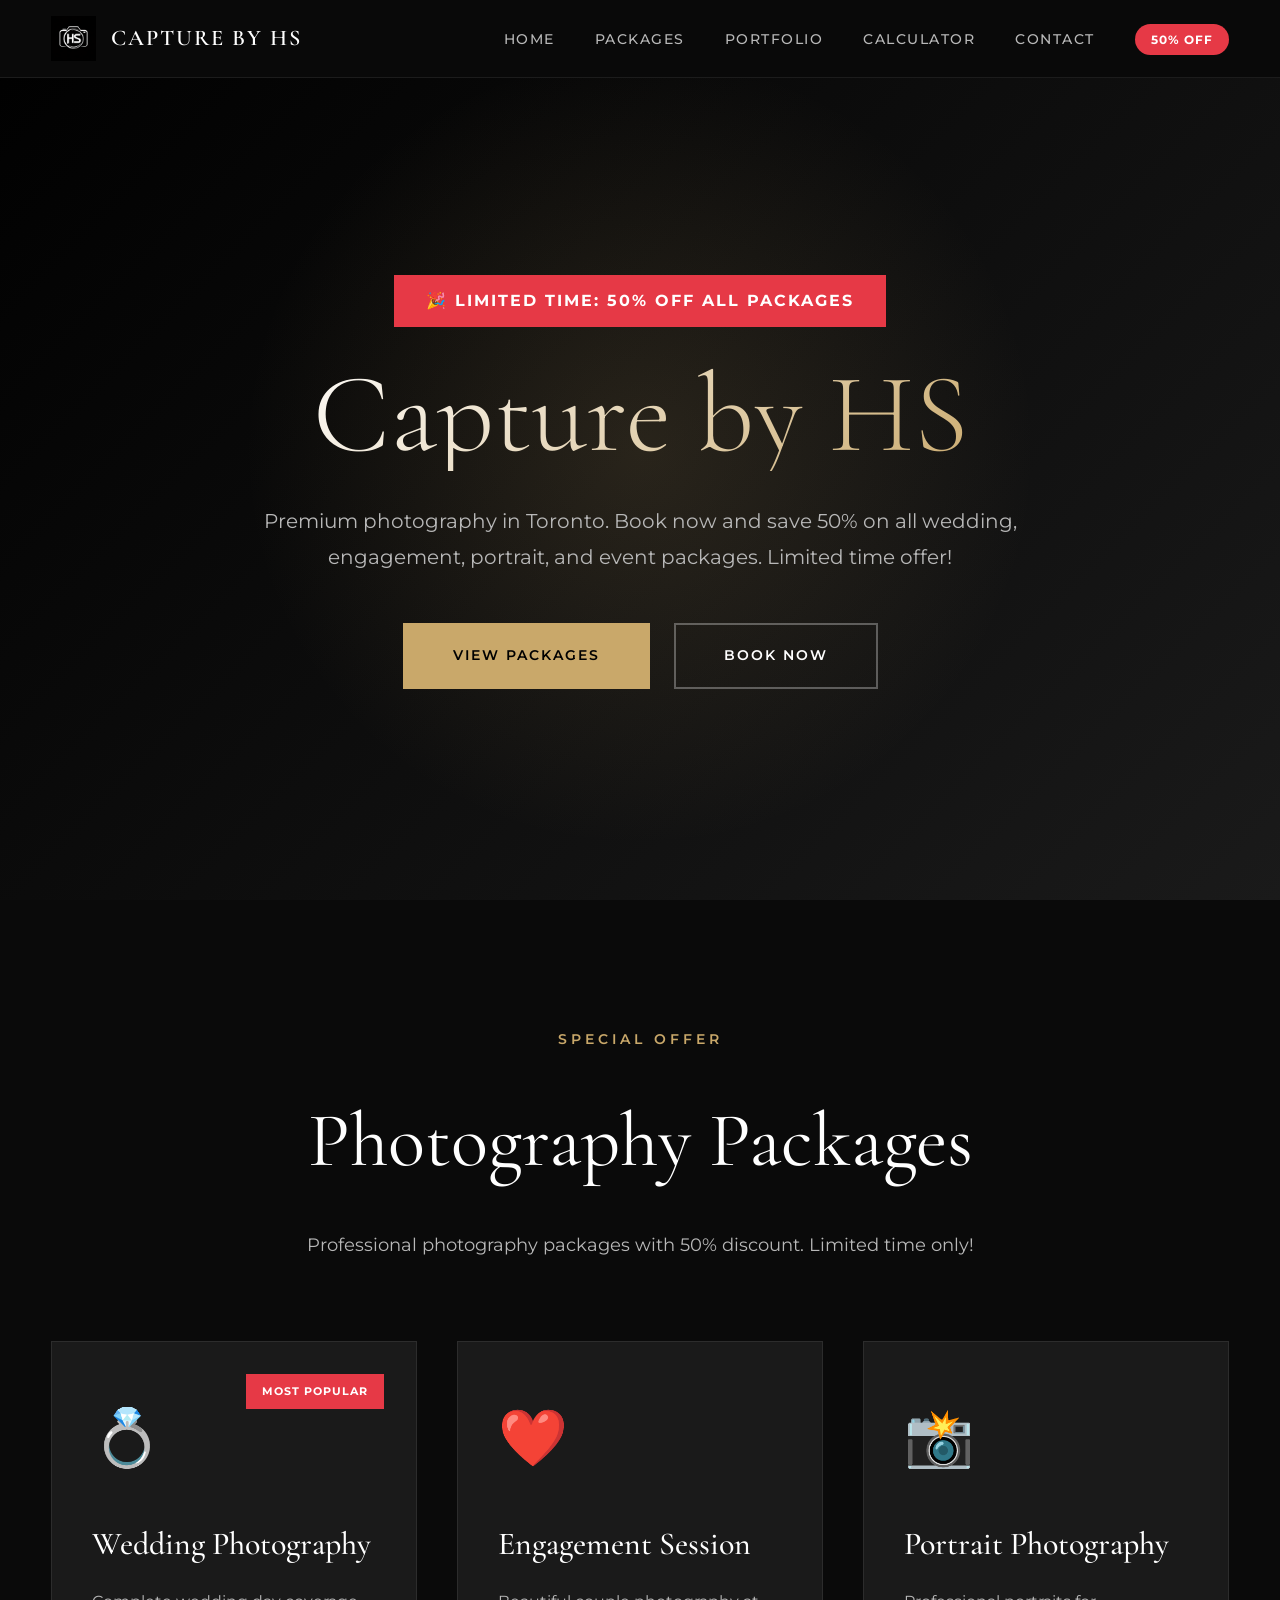
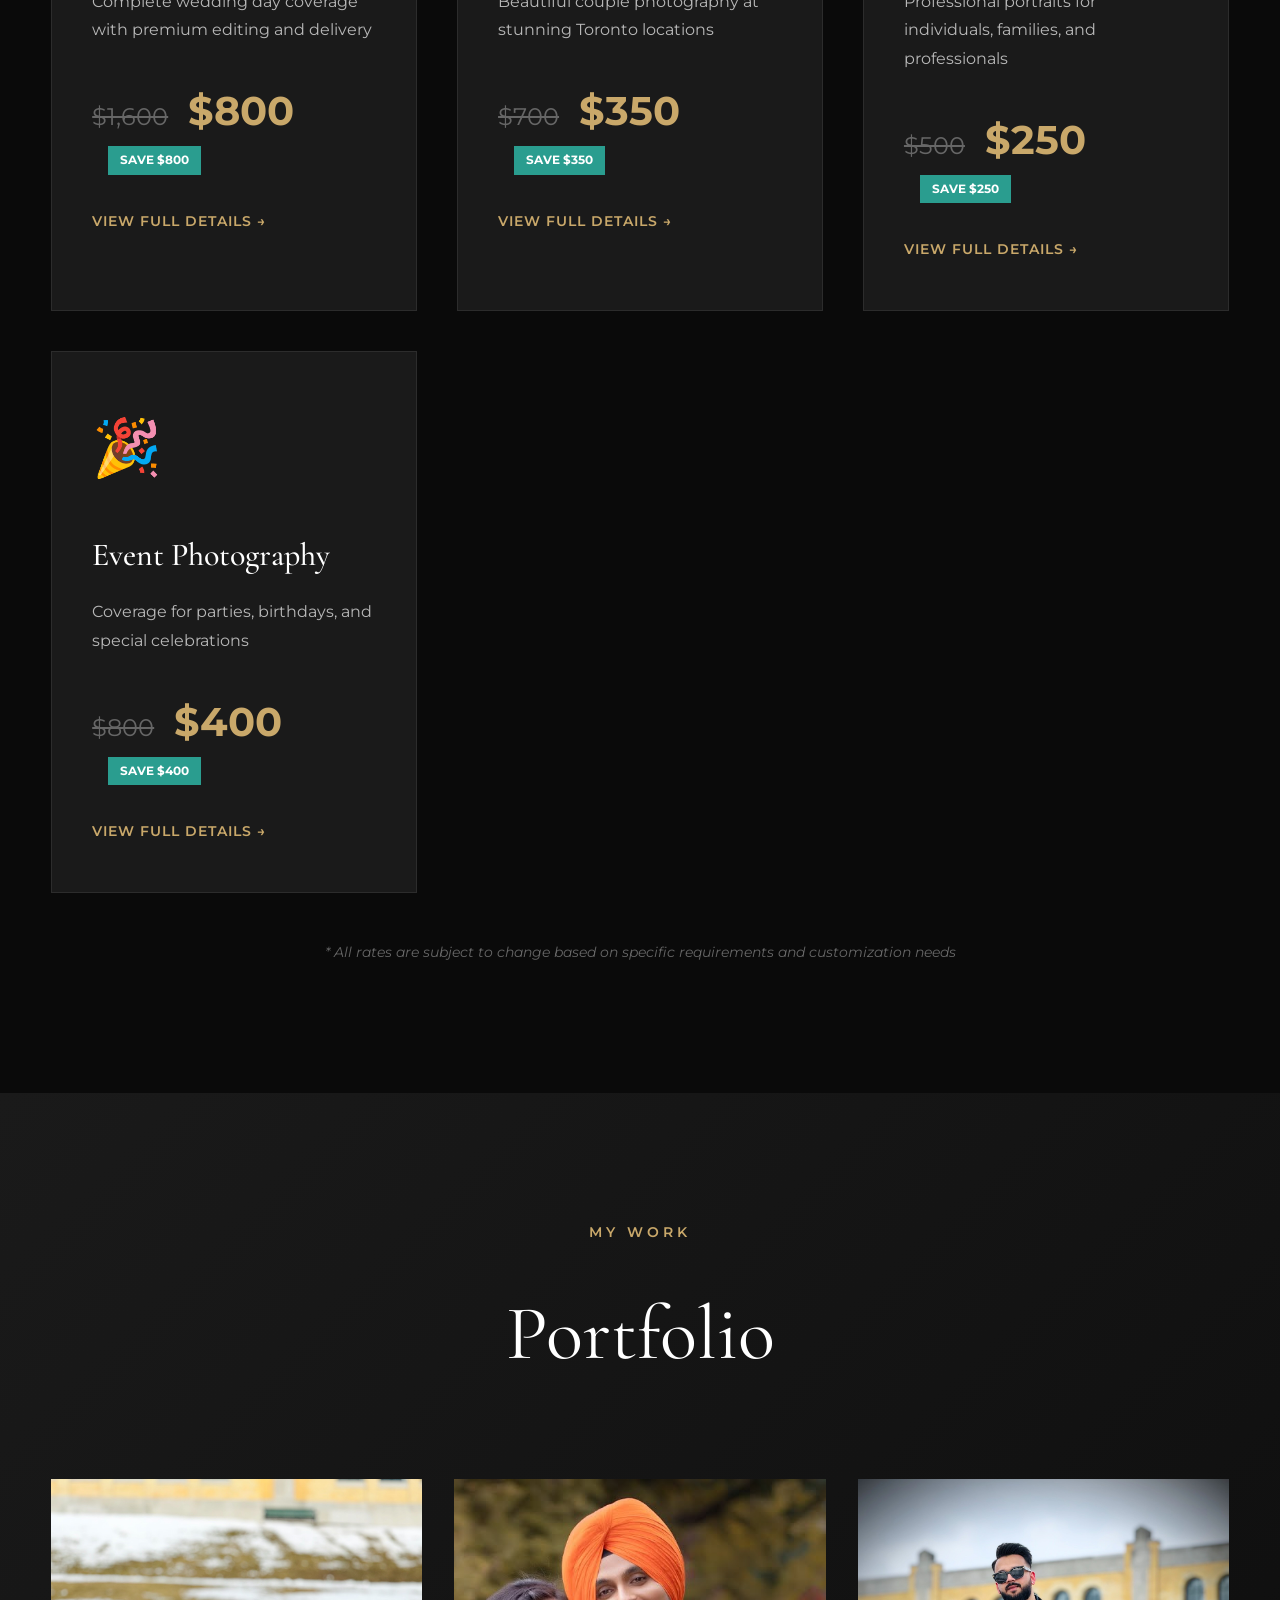
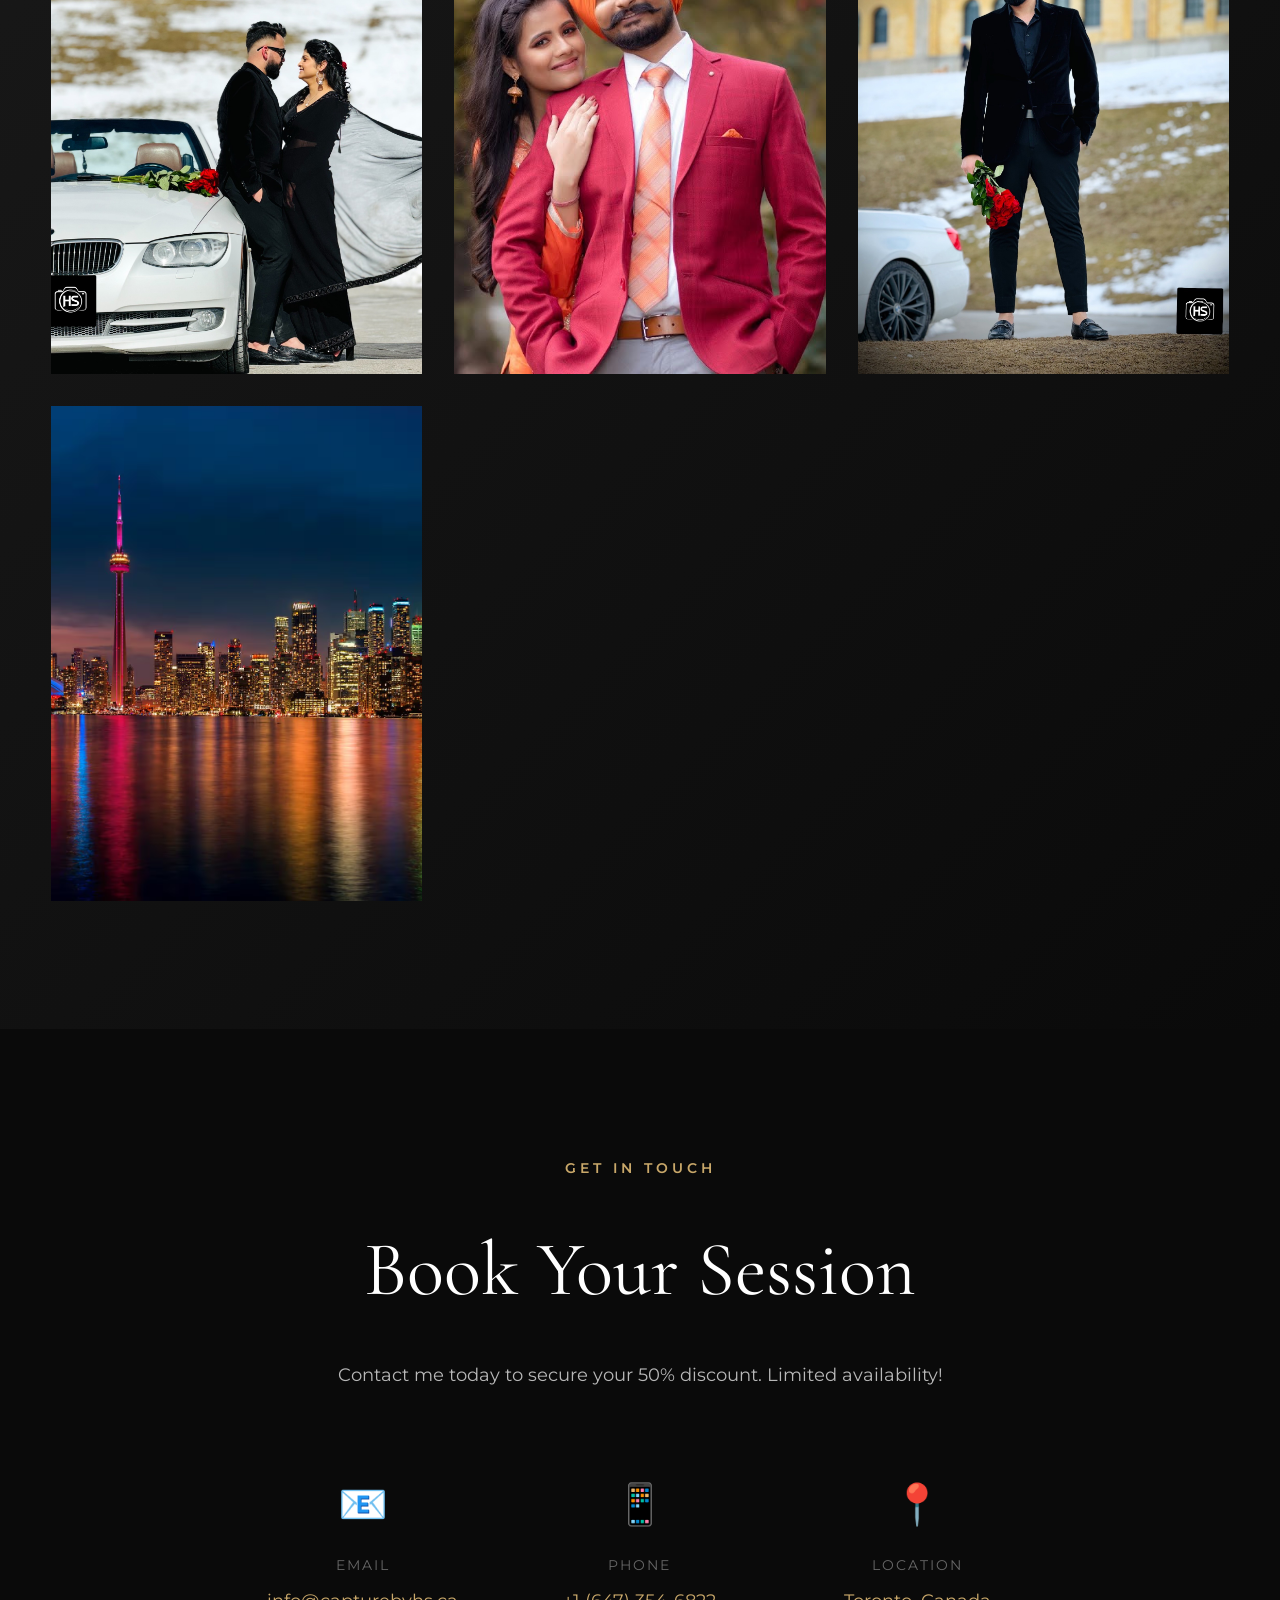
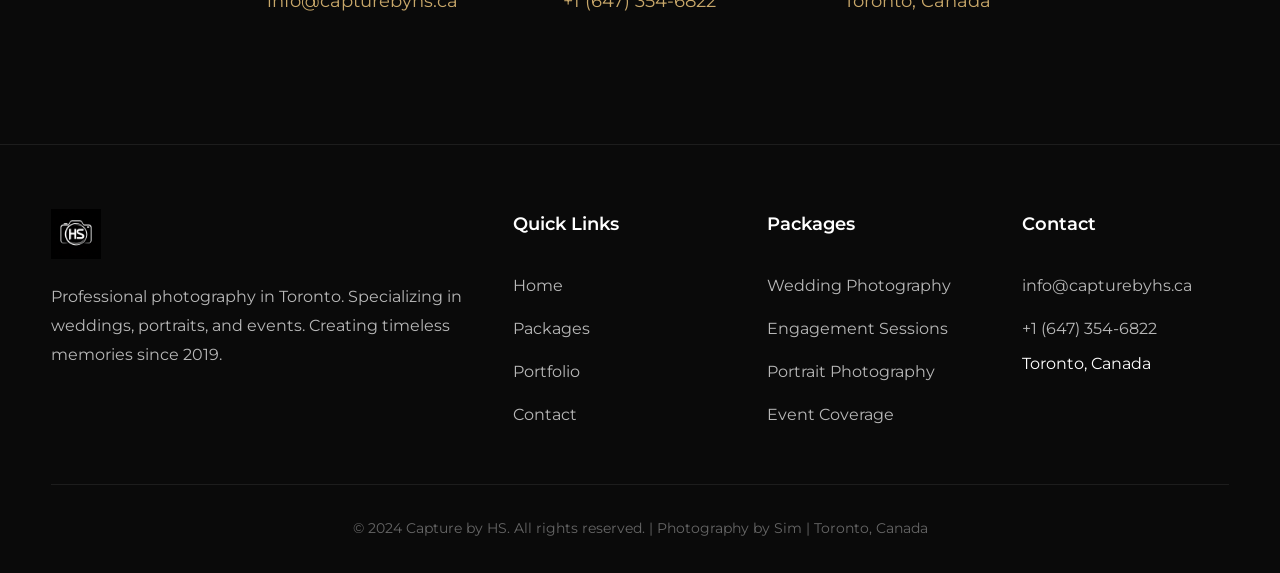
<file: index.html>
<!DOCTYPE html>
<html lang="en">
<head>
    <meta charset="UTF-8">
    <meta name="viewport" content="width=device-width, initial-scale=1.0">
    <title>Capture by HS | Premium Photography Toronto - 50% OFF All Packages</title>
    <link rel="icon" href="Logo.jpg">
    <link href="https://fonts.googleapis.com/css2?family=Cormorant+Garamond:wght@300;400;500;600;700&family=Montserrat:wght@300;400;500;600;700&display=swap" rel="stylesheet">
    
    <style>
        * {
            margin: 0;
            padding: 0;
            box-sizing: border-box;
        }

        :root {
            --primary: #0a0a0a;
            --secondary: #1a1a1a;
            --accent: #C9A86A;
            --accent-light: #D4B876;
            --red: #E63946;
            --green: #2A9D8F;
        }

        body {
            font-family: 'Montserrat', sans-serif;
            background: var(--primary);
            color: #fff;
            line-height: 1.7;
        }

        /* Navigation */
        nav {
            position: fixed;
            top: 0;
            width: 100%;
            background: rgba(10,10,10,0.98);
            backdrop-filter: blur(20px);
            z-index: 1000;
            border-bottom: 1px solid rgba(255,255,255,0.08);
            padding: 1rem 0;
        }

        nav.scrolled {
            box-shadow: 0 4px 30px rgba(0,0,0,0.3);
        }

        .nav-container {
            max-width: 1400px;
            margin: 0 auto;
            padding: 0 4%;
            display: flex;
            justify-content: space-between;
            align-items: center;
        }

        .brand {
            display: flex;
            align-items: center;
            gap: 15px;
            text-decoration: none;
            color: #fff;
        }

        .brand img {
            width: 45px;
            height: 45px;
        }

        .brand-name {
            font-family: 'Cormorant Garamond', serif;
            font-size: 1.4rem;
            font-weight: 600;
            letter-spacing: 2px;
        }

        .nav-menu {
            display: flex;
            list-style: none;
            gap: 2.5rem;
            align-items: center;
        }

        .nav-link {
            color: #b8b8b8;
            text-decoration: none;
            font-size: 0.875rem;
            font-weight: 500;
            letter-spacing: 1.5px;
            text-transform: uppercase;
            transition: 0.3s;
        }

        .nav-link:hover {
            color: var(--accent);
        }

        .discount-badge {
            background: var(--red);
            color: #fff;
            padding: 0.5rem 1rem;
            font-size: 0.75rem;
            font-weight: 700;
            letter-spacing: 1px;
            border-radius: 20px;
            animation: pulse 2s infinite;
        }

        @keyframes pulse {
            0%, 100% { transform: scale(1); }
            50% { transform: scale(1.05); }
        }

        .mobile-toggle {
            display: none;
            flex-direction: column;
            gap: 6px;
            cursor: pointer;
        }

        .mobile-toggle span {
            width: 28px;
            height: 2px;
            background: #fff;
        }

        /* Hero */
        .hero {
            min-height: 100vh;
            display: flex;
            align-items: center;
            justify-content: center;
            text-align: center;
            background: linear-gradient(135deg, #000 0%, #1a1a1a 100%);
            padding: 8rem 4% 4rem;
            position: relative;
            overflow: hidden;
        }

        .hero::before {
            content: '';
            position: absolute;
            top: 50%;
            left: 50%;
            transform: translate(-50%, -50%);
            width: 800px;
            height: 800px;
            background: radial-gradient(circle, rgba(201,168,106,0.15), transparent 70%);
            animation: glow 8s ease-in-out infinite;
        }

        @keyframes glow {
            0%, 100% { opacity: 0.5; transform: translate(-50%, -50%) scale(1); }
            50% { opacity: 0.8; transform: translate(-50%, -50%) scale(1.2); }
        }

        .hero-content {
            position: relative;
            z-index: 2;
            max-width: 1000px;
        }

        .hero-badge {
            display: inline-block;
            background: var(--red);
            color: #fff;
            padding: 0.75rem 2rem;
            font-size: 1rem;
            font-weight: 700;
            letter-spacing: 2px;
            margin-bottom: 2rem;
            animation: slideDown 1s ease;
        }

        @keyframes slideDown {
            from { opacity: 0; transform: translateY(-30px); }
            to { opacity: 1; transform: translateY(0); }
        }

        h1 {
            font-family: 'Cormorant Garamond', serif;
            font-size: clamp(3.5rem, 10vw, 7rem);
            font-weight: 300;
            line-height: 1;
            margin-bottom: 2rem;
            background: linear-gradient(135deg, #fff, var(--accent));
            -webkit-background-clip: text;
            -webkit-text-fill-color: transparent;
        }

        .hero p {
            font-size: 1.25rem;
            color: #b8b8b8;
            margin-bottom: 3rem;
            line-height: 1.8;
        }

        .cta-buttons {
            display: flex;
            gap: 1.5rem;
            justify-content: center;
            flex-wrap: wrap;
        }

        .btn {
            padding: 1.2rem 3rem;
            font-size: 0.875rem;
            font-weight: 600;
            letter-spacing: 2px;
            text-transform: uppercase;
            text-decoration: none;
            transition: 0.3s;
            border: 2px solid;
        }

        .btn-primary {
            background: var(--accent);
            color: #000;
            border-color: var(--accent);
        }

        .btn-primary:hover {
            background: var(--accent-light);
            transform: translateY(-3px);
            box-shadow: 0 12px 35px rgba(201,168,106,0.4);
        }

        .btn-secondary {
            background: transparent;
            color: #fff;
            border-color: rgba(255,255,255,0.3);
        }

        .btn-secondary:hover {
            background: rgba(255,255,255,0.05);
            border-color: #fff;
        }

        /* Packages Section */
        .packages {
            padding: 8rem 4%;
            background: var(--primary);
        }

        .section-header {
            text-align: center;
            max-width: 800px;
            margin: 0 auto 5rem;
        }

        .section-label {
            color: var(--accent);
            font-size: 0.875rem;
            letter-spacing: 4px;
            text-transform: uppercase;
            font-weight: 600;
            margin-bottom: 1.5rem;
        }

        h2 {
            font-family: 'Cormorant Garamond', serif;
            font-size: clamp(3rem, 6vw, 5rem);
            font-weight: 400;
            margin-bottom: 1.5rem;
        }

        .packages-grid {
            max-width: 1400px;
            margin: 0 auto;
            display: grid;
            grid-template-columns: repeat(auto-fit, minmax(320px, 1fr));
            gap: 2.5rem;
        }

        .package-card {
            background: var(--secondary);
            border: 1px solid rgba(255,255,255,0.08);
            padding: 3rem 2.5rem;
            position: relative;
            transition: 0.4s;
        }

        .package-card::before {
            content: '';
            position: absolute;
            top: 0;
            left: 0;
            width: 100%;
            height: 3px;
            background: linear-gradient(90deg, var(--accent), var(--accent-light));
            transform: scaleX(0);
            transition: 0.4s;
        }

        .package-card:hover::before {
            transform: scaleX(1);
        }

        .package-card:hover {
            transform: translateY(-8px);
            border-color: rgba(201,168,106,0.3);
            box-shadow: 0 20px 50px rgba(0,0,0,0.4);
        }

        .popular-badge {
            position: absolute;
            top: 2rem;
            right: 2rem;
            background: var(--red);
            color: #fff;
            padding: 0.5rem 1rem;
            font-size: 0.7rem;
            font-weight: 700;
            letter-spacing: 1px;
            text-transform: uppercase;
        }

        .package-icon {
            font-size: 3.5rem;
            margin-bottom: 2rem;
        }

        .package-name {
            font-family: 'Cormorant Garamond', serif;
            font-size: 2rem;
            font-weight: 500;
            margin-bottom: 1rem;
        }

        .package-pricing {
            margin: 2rem 0;
        }

        .original-price {
            text-decoration: line-through;
            color: #666;
            font-size: 1.5rem;
            margin-right: 1rem;
        }

        .discount-price {
            font-size: 2.5rem;
            color: var(--accent);
            font-weight: 700;
        }

        .savings {
            display: inline-block;
            background: var(--green);
            color: #fff;
            padding: 0.25rem 0.75rem;
            font-size: 0.75rem;
            font-weight: 700;
            margin-left: 1rem;
        }

        .package-description {
            color: #b8b8b8;
            margin-bottom: 2rem;
            line-height: 1.8;
        }

        .view-details {
            display: inline-block;
            color: var(--accent);
            text-decoration: none;
            font-weight: 600;
            letter-spacing: 1px;
            text-transform: uppercase;
            font-size: 0.875rem;
            transition: 0.3s;
        }

        .view-details:hover {
            color: var(--accent-light);
            transform: translateX(5px);
        }

        /* Portfolio Preview */
        .portfolio-preview {
            padding: 8rem 4%;
            background: linear-gradient(135deg, var(--secondary), var(--primary));
        }

        .portfolio-grid {
            max-width: 1400px;
            margin: 3rem auto 0;
            display: grid;
            grid-template-columns: repeat(auto-fit, minmax(300px, 1fr));
            gap: 2rem;
        }

        .portfolio-item {
            aspect-ratio: 3/4;
            overflow: hidden;
            position: relative;
            cursor: pointer;
        }

        .portfolio-item img {
            width: 100%;
            height: 100%;
            object-fit: cover;
            object-position: center 25%;
            transition: 0.6s;
        }

        .portfolio-item:hover img {
            transform: scale(1.1);
        }

        /* Footer */
        footer {
            background: var(--primary);
            padding: 4rem 4% 2rem;
            border-top: 1px solid rgba(255,255,255,0.08);
        }

        .footer-content {
            max-width: 1400px;
            margin: 0 auto;
            display: grid;
            grid-template-columns: 2fr 1fr 1fr 1fr;
            gap: 3rem;
            margin-bottom: 3rem;
        }

        .footer-logo img {
            width: 50px;
            margin-bottom: 1rem;
        }

        .footer-description {
            color: #b8b8b8;
            line-height: 1.8;
        }

        .footer-title {
            font-size: 1.125rem;
            font-weight: 600;
            margin-bottom: 1.5rem;
        }

        .footer-links {
            list-style: none;
        }

        .footer-links a {
            color: #b8b8b8;
            text-decoration: none;
            display: block;
            padding: 0.5rem 0;
            transition: 0.3s;
        }

        .footer-links a:hover {
            color: var(--accent);
        }

        .footer-bottom {
            max-width: 1400px;
            margin: 0 auto;
            padding-top: 2rem;
            border-top: 1px solid rgba(255,255,255,0.08);
            text-align: center;
            color: #666;
            font-size: 0.875rem;
        }

        .scroll-top {
            position: fixed;
            bottom: 2.5rem;
            right: 2.5rem;
            width: 55px;
            height: 55px;
            background: var(--accent);
            color: #000;
            border: none;
            border-radius: 50%;
            font-size: 1.5rem;
            cursor: pointer;
            opacity: 0;
            visibility: hidden;
            transition: 0.3s;
            z-index: 9999;
        }

        .scroll-top.visible {
            opacity: 1;
            visibility: visible;
        }

        .scroll-top:hover {
            background: var(--accent-light);
            transform: translateY(-5px);
        }

        /* Responsive */
        @media (max-width: 768px) {
            .mobile-toggle { display: flex; }
            
            .nav-menu {
                position: fixed;
                top: 0;
                right: -100%;
                width: 100%;
                max-width: 400px;
                height: 100vh;
                background: rgba(10,10,10,0.98);
                flex-direction: column;
                padding: 8rem 3rem;
                transition: 0.4s;
            }
            
            .nav-menu.active { right: 0; }
            
            .packages-grid,
            .portfolio-grid {
                grid-template-columns: 1fr;
            }
            
            .footer-content {
                grid-template-columns: 1fr;
            }
        }
    </style>
</head>
<body>
    <!-- Navigation -->
    <nav id="nav">
        <div class="nav-container">
            <a href="index.html" class="brand">
                <img src="Logo.jpg" alt="Logo" onerror="this.style.display='none'">
                <span class="brand-name">CAPTURE BY HS</span>
            </a>

            <ul class="nav-menu" id="navMenu">
                <li><a href="index.html" class="nav-link">Home</a></li>
                <li><a href="index.html#packages" class="nav-link">Packages</a></li>
                <li><a href="index.html#portfolio" class="nav-link">Portfolio</a></li>
                <li><a href="pricing-calculator.html" class="nav-link">Calculator</a></li>
                <li><a href="contact.html" class="nav-link">Contact</a></li>
                <li><span class="discount-badge">50% OFF</span></li>
            </ul>

            <div class="mobile-toggle" id="mobileToggle">
                <span></span>
                <span></span>
                <span></span>
            </div>
        </div>
    </nav>

    <!-- Hero -->
    <section class="hero">
        <div class="hero-content">
            <div class="hero-badge">🎉 LIMITED TIME: 50% OFF ALL PACKAGES</div>
            <h1>Capture by HS</h1>
            <p>
                Premium photography in Toronto. Book now and save 50% on all wedding,<br>
                engagement, portrait, and event packages. Limited time offer!
            </p>
            <div class="cta-buttons">
                <a href="#packages" class="btn btn-primary">View Packages</a>
                <a href="#contact" class="btn btn-secondary">Book Now</a>
            </div>
        </div>
    </section>

    <!-- Packages -->
    <section id="packages" class="packages">
        <div class="section-header">
            <div class="section-label">Special Offer</div>
            <h2>Photography Packages</h2>
            <p style="color: #b8b8b8; font-size: 1.125rem;">
                Professional photography packages with 50% discount. Limited time only!
            </p>
        </div>

        <div class="packages-grid">
            <!-- Wedding Package -->
            <div class="package-card">
                <div class="popular-badge">MOST POPULAR</div>
                <div class="package-icon">💍</div>
                <h3 class="package-name">Wedding Photography</h3>
                <p class="package-description">
                    Complete wedding day coverage with premium editing and delivery
                </p>
                <div class="package-pricing">
                    <span class="original-price">$1,600</span>
                    <span class="discount-price">$800</span>
                    <span class="savings">SAVE $800</span>
                </div>
                <a href="wedding-package.html" class="view-details">View Full Details →</a>
            </div>

            <!-- Engagement Package -->
            <div class="package-card">
                <div class="package-icon">❤️</div>
                <h3 class="package-name">Engagement Session</h3>
                <p class="package-description">
                    Beautiful couple photography at stunning Toronto locations
                </p>
                <div class="package-pricing">
                    <span class="original-price">$700</span>
                    <span class="discount-price">$350</span>
                    <span class="savings">SAVE $350</span>
                </div>
                <a href="engagement-package.html" class="view-details">View Full Details →</a>
            </div>

            <!-- Portrait Package -->
            <div class="package-card">
                <div class="package-icon">📸</div>
                <h3 class="package-name">Portrait Photography</h3>
                <p class="package-description">
                    Professional portraits for individuals, families, and professionals
                </p>
                <div class="package-pricing">
                    <span class="original-price">$500</span>
                    <span class="discount-price">$250</span>
                    <span class="savings">SAVE $250</span>
                </div>
                <a href="portrait-package.html" class="view-details">View Full Details →</a>
            </div>

            <!-- Event Package -->
            <div class="package-card">
                <div class="package-icon">🎉</div>
                <h3 class="package-name">Event Photography</h3>
                <p class="package-description">
                    Coverage for parties, birthdays, and special celebrations
                </p>
                <div class="package-pricing">
                    <span class="original-price">$800</span>
                    <span class="discount-price">$400</span>
                    <span class="savings">SAVE $400</span>
                </div>
                <a href="event-package.html" class="view-details">View Full Details →</a>
            </div>
        </div>
        
        <p style="text-align: center; color: #666; font-size: 0.875rem; margin-top: 3rem; font-style: italic; max-width: 800px; margin-left: auto; margin-right: auto;">
            * All rates are subject to change based on specific requirements and customization needs
        </p>
    </section>

    <!-- Portfolio Preview -->
    <section id="portfolio" class="portfolio-preview">
        <div class="section-header">
            <div class="section-label">My Work</div>
            <h2>Portfolio</h2>
        </div>

        <div class="portfolio-grid">
            <div class="portfolio-item">
                <img src="photo1.jpg" alt="Wedding">
            </div>
            <div class="portfolio-item">
                <img src="photo2.jpg" alt="Engagement">
            </div>
            <div class="portfolio-item">
                <img src="photo4.jpg" alt="Portrait">
            </div>
            <div class="portfolio-item">
                <img src="photo3.jpg" alt="Wedding">
            </div>
        </div>
    </section>

    <!-- Contact Section -->
    <section id="contact" class="packages">
        <div class="section-header">
            <div class="section-label">Get In Touch</div>
            <h2>Book Your Session</h2>
            <p style="color: #b8b8b8; font-size: 1.125rem;">
                Contact me today to secure your 50% discount. Limited availability!
            </p>
        </div>

        <div style="max-width: 800px; margin: 0 auto; text-align: center;">
            <div style="display: grid; grid-template-columns: repeat(auto-fit, minmax(200px, 1fr)); gap: 2rem; margin-top: 3rem;">
                <div>
                    <div style="font-size: 2.5rem; margin-bottom: 1rem;">📧</div>
                    <div style="color: #666; margin-bottom: 0.5rem; font-size: 0.875rem; letter-spacing: 2px;">EMAIL</div>
                    <a href="mailto:info@capturebyhs.ca" style="color: var(--accent); text-decoration: none; font-size: 1.1rem;">info@capturebyhs.ca</a>
                </div>
                <div>
                    <div style="font-size: 2.5rem; margin-bottom: 1rem;">📱</div>
                    <div style="color: #666; margin-bottom: 0.5rem; font-size: 0.875rem; letter-spacing: 2px;">PHONE</div>
                    <a href="tel:+16473546822" style="color: var(--accent); text-decoration: none; font-size: 1.1rem;">+1 (647) 354-6822</a>
                </div>
                <div>
                    <div style="font-size: 2.5rem; margin-bottom: 1rem;">📍</div>
                    <div style="color: #666; margin-bottom: 0.5rem; font-size: 0.875rem; letter-spacing: 2px;">LOCATION</div>
                    <div style="color: var(--accent); font-size: 1.1rem;">Toronto, Canada</div>
                </div>
            </div>
        </div>
    </section>

    <!-- Footer -->
    <footer>
        <div class="footer-content">
            <div class="footer-logo">
                <img src="Logo.jpg" alt="Logo" onerror="this.style.display='none'">
                <p class="footer-description">
                    Professional photography in Toronto. Specializing in weddings, portraits, and events.
                    Creating timeless memories since 2019.
                </p>
            </div>

            <div>
                <h4 class="footer-title">Quick Links</h4>
                <ul class="footer-links">
                    <li><a href="index.html">Home</a></li>
                    <li><a href="#packages">Packages</a></li>
                    <li><a href="#portfolio">Portfolio</a></li>
                    <li><a href="#contact">Contact</a></li>
                </ul>
            </div>

            <div>
                <h4 class="footer-title">Packages</h4>
                <ul class="footer-links">
                    <li><a href="wedding-package.html">Wedding Photography</a></li>
                    <li><a href="engagement-package.html">Engagement Sessions</a></li>
                    <li><a href="portrait-package.html">Portrait Photography</a></li>
                    <li><a href="event-package.html">Event Coverage</a></li>
                </ul>
            </div>

            <div>
                <h4 class="footer-title">Contact</h4>
                <ul class="footer-links">
                    <li><a href="mailto:info@capturebyhs.ca">info@capturebyhs.ca</a></li>
                    <li><a href="tel:+16473546822">+1 (647) 354-6822</a></li>
                    <li>Toronto, Canada</li>
                </ul>
            </div>
        </div>

        <div class="footer-bottom">
            <p>&copy; 2024 Capture by HS. All rights reserved. | Photography by Sim | Toronto, Canada</p>
        </div>
    </footer>

    <button class="scroll-top" id="scrollTop">↑</button>

    <script>
        // Mobile Menu
        const mobileToggle = document.getElementById('mobileToggle');
        const navMenu = document.getElementById('navMenu');
        
        mobileToggle.addEventListener('click', () => {
            navMenu.classList.toggle('active');
        });

        // Scroll Effect
        window.addEventListener('scroll', () => {
            const nav = document.getElementById('nav');
            if (window.scrollY > 100) {
                nav.classList.add('scrolled');
            } else {
                nav.classList.remove('scrolled');
            }
        });

        // Scroll to Top
        const scrollTop = document.getElementById('scrollTop');
        window.addEventListener('scroll', () => {
            if (window.scrollY > 500) {
                scrollTop.classList.add('visible');
            } else {
                scrollTop.classList.remove('visible');
            }
        });

        scrollTop.addEventListener('click', () => {
            window.scrollTo({ top: 0, behavior: 'smooth' });
        });

        // Smooth Scroll
        document.querySelectorAll('a[href^="#"]').forEach(anchor => {
            anchor.addEventListener('click', function(e) {
                e.preventDefault();
                const target = document.querySelector(this.getAttribute('href'));
                if (target) {
                    window.scrollTo({
                        top: target.offsetTop - 80,
                        behavior: 'smooth'
                    });
                }
            });
        });

        console.log('%c📸 CAPTURE BY HS', 'font-size: 20px; font-weight: bold; color: #C9A86A;');
        console.log('%c🎉 50% OFF All Packages - Limited Time!', 'font-size: 14px; color: #E63946; font-weight: bold;');
    </script>
</body>
</html>
</file>
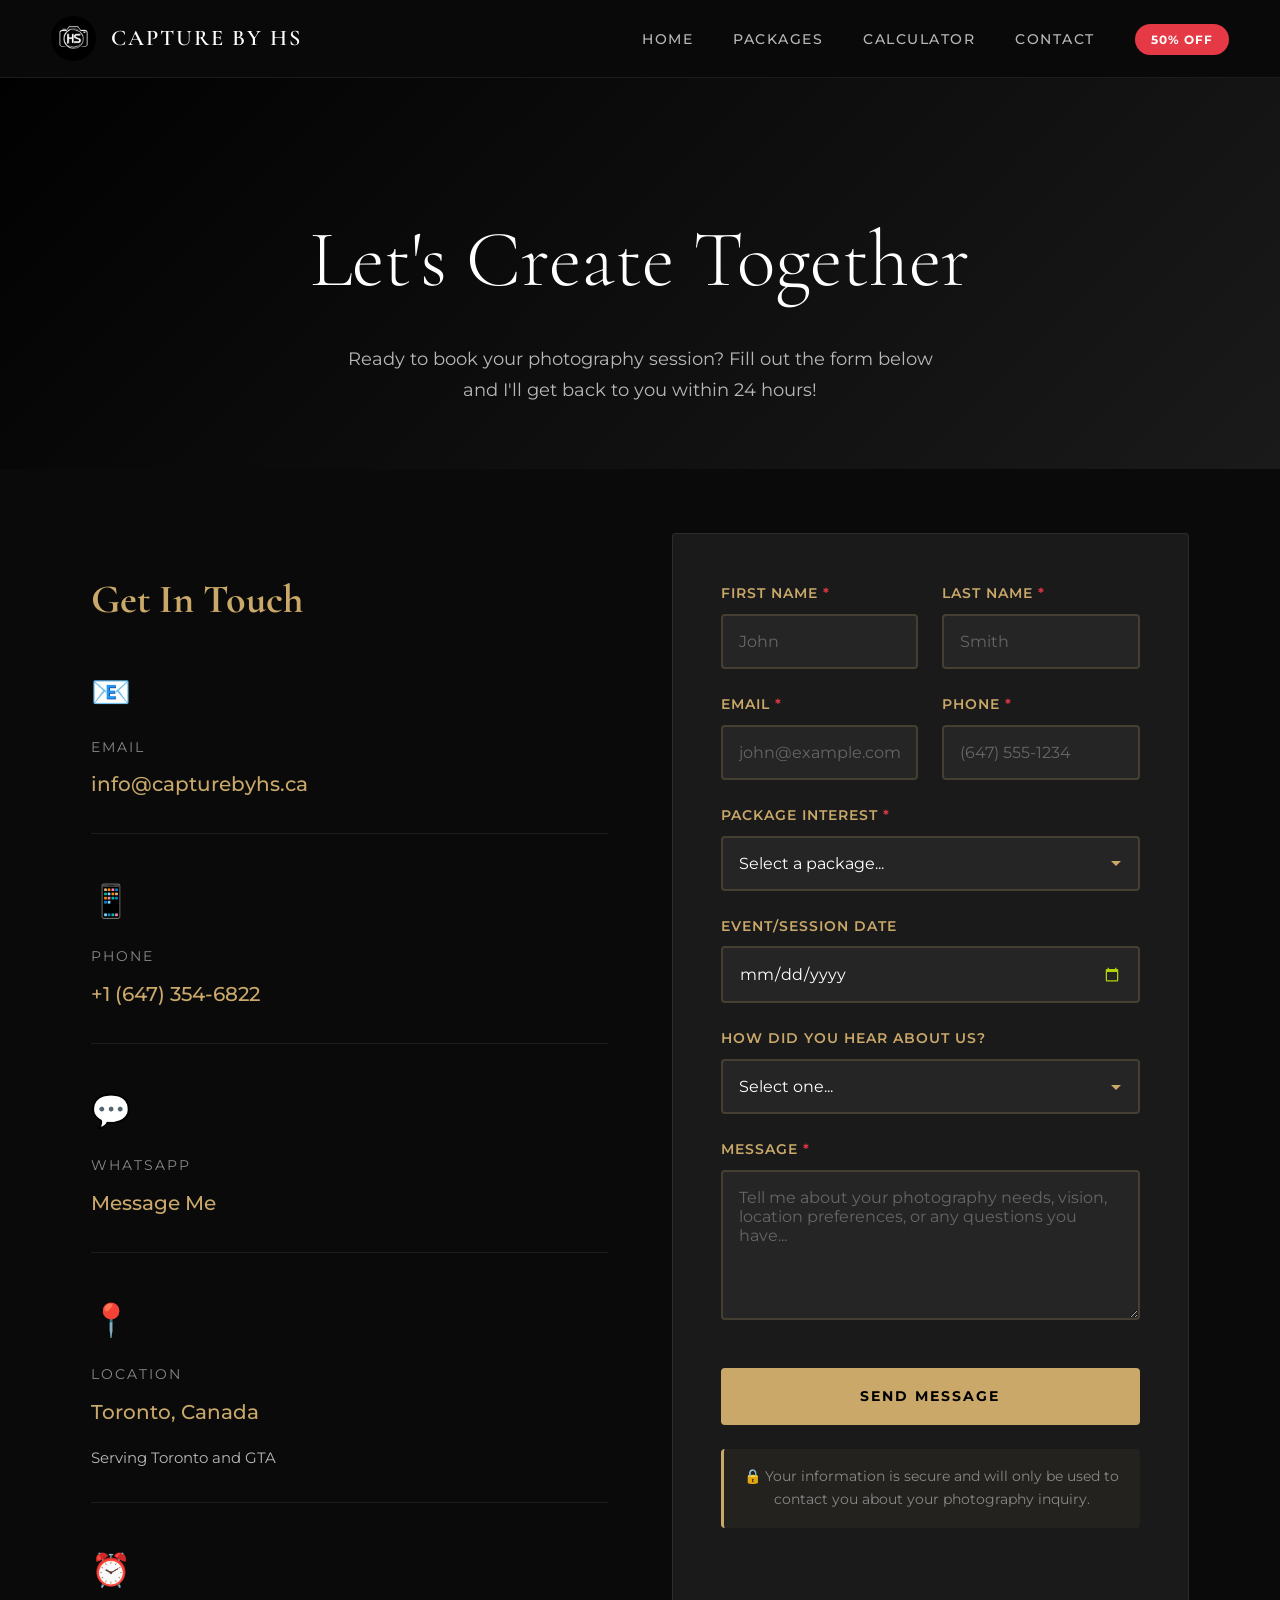
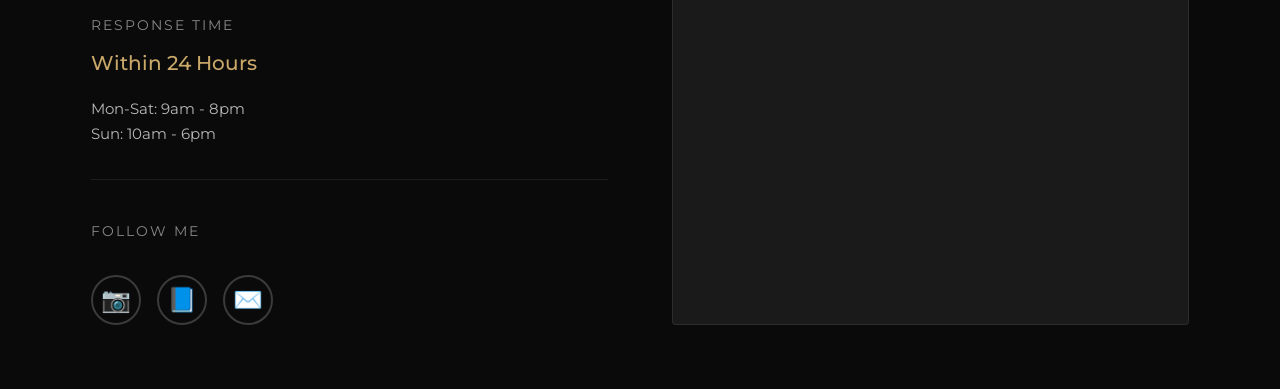
<file: contact.html>
<!DOCTYPE html>
<html lang="en">
<head>
    <meta charset="UTF-8">
    <meta name="viewport" content="width=device-width, initial-scale=1.0">
    <title>Contact Us - Book Your Session | Capture by HS</title>
    <link rel="icon" href="Logo.jpg">
    <link href="https://fonts.googleapis.com/css2?family=Cormorant+Garamond:wght@300;400;500;600;700&family=Montserrat:wght@300;400;500;600;700&display=swap" rel="stylesheet">
    
    <style>
        * { margin: 0; padding: 0; box-sizing: border-box; }
        
        :root {
            --primary: #0a0a0a;
            --secondary: #1a1a1a;
            --accent: #C9A86A;
            --red: #E63946;
            --green: #2A9D8F;
        }

        body {
            font-family: 'Montserrat', sans-serif;
            background: var(--primary);
            color: #fff;
            line-height: 1.7;
        }

        nav {
            position: fixed;
            top: 0;
            width: 100%;
            background: rgba(10,10,10,0.98);
            backdrop-filter: blur(20px);
            z-index: 1000;
            border-bottom: 1px solid rgba(255,255,255,0.08);
            padding: 1rem 0;
        }

        .nav-container {
            max-width: 1400px;
            margin: 0 auto;
            padding: 0 4%;
            display: flex;
            justify-content: space-between;
            align-items: center;
        }

        .brand {
            display: flex;
            align-items: center;
            gap: 15px;
            text-decoration: none;
            color: #fff;
        }

        .brand img { width: 45px; height: 45px; object-fit: cover; border-radius: 50%; }

        .brand-name {
            font-family: 'Cormorant Garamond', serif;
            font-size: 1.4rem;
            font-weight: 600;
            letter-spacing: 2px;
        }

        .nav-menu {
            display: flex;
            list-style: none;
            gap: 2.5rem;
            align-items: center;
        }

        .nav-link {
            color: #b8b8b8;
            text-decoration: none;
            font-size: 0.875rem;
            font-weight: 500;
            letter-spacing: 1.5px;
            text-transform: uppercase;
            transition: 0.3s;
        }

        .nav-link:hover { color: var(--accent); }

        .discount-badge {
            background: var(--red);
            color: #fff;
            padding: 0.5rem 1rem;
            font-size: 0.75rem;
            font-weight: 700;
            letter-spacing: 1px;
            border-radius: 20px;
        }

        .contact-hero {
            padding: 12rem 4% 4rem;
            background: linear-gradient(135deg, #000, #1a1a1a);
            text-align: center;
        }

        .contact-hero h1 {
            font-family: 'Cormorant Garamond', serif;
            font-size: clamp(3rem, 8vw, 5rem);
            font-weight: 300;
            margin-bottom: 1rem;
        }

        .contact-hero p {
            font-size: 1.125rem;
            color: #b8b8b8;
            max-width: 600px;
            margin: 0 auto;
        }

        .contact-container {
            max-width: 1200px;
            margin: 0 auto;
            padding: 4rem 4%;
            display: grid;
            grid-template-columns: 1fr 1fr;
            gap: 4rem;
        }

        .contact-info {
            padding-top: 2rem;
        }

        .section-title {
            font-family: 'Cormorant Garamond', serif;
            font-size: 2.5rem;
            margin-bottom: 2rem;
            color: var(--accent);
        }

        .info-item {
            margin-bottom: 2.5rem;
            padding-bottom: 2rem;
            border-bottom: 1px solid rgba(255,255,255,0.08);
        }

        .info-item:last-child {
            border-bottom: none;
        }

        .info-icon {
            font-size: 2rem;
            margin-bottom: 1rem;
        }

        .info-label {
            color: #888;
            font-size: 0.875rem;
            letter-spacing: 2px;
            text-transform: uppercase;
            margin-bottom: 0.5rem;
        }

        .info-value {
            color: var(--accent);
            font-size: 1.25rem;
            font-weight: 500;
        }

        .info-value a {
            color: var(--accent);
            text-decoration: none;
            transition: 0.3s;
        }

        .info-value a:hover {
            color: #fff;
        }

        .hours {
            margin-top: 1rem;
            color: #b8b8b8;
            font-size: 0.9375rem;
        }

        .social-links {
            display: flex;
            gap: 1rem;
            margin-top: 2rem;
        }

        .social-link {
            width: 50px;
            height: 50px;
            border: 2px solid rgba(255,255,255,0.2);
            border-radius: 50%;
            display: flex;
            align-items: center;
            justify-content: center;
            font-size: 1.5rem;
            transition: 0.3s;
            text-decoration: none;
        }

        .social-link:hover {
            border-color: var(--accent);
            transform: translateY(-3px);
        }

        .contact-form {
            background: var(--secondary);
            padding: 3rem;
            border: 1px solid rgba(255,255,255,0.08);
            border-radius: 4px;
        }

        .form-group {
            margin-bottom: 1.5rem;
        }

        label {
            display: block;
            margin-bottom: 0.5rem;
            color: var(--accent);
            font-size: 0.875rem;
            letter-spacing: 1px;
            text-transform: uppercase;
            font-weight: 600;
        }

        .required {
            color: var(--red);
        }

        input, select, textarea {
            width: 100%;
            padding: 1rem;
            background: rgba(255,255,255,0.05);
            border: 2px solid rgba(201,168,106,0.2);
            color: #fff;
            font-family: 'Montserrat', sans-serif;
            font-size: 1rem;
            transition: 0.3s;
            border-radius: 4px;
        }

        input:focus, select:focus, textarea:focus {
            outline: none;
            border-color: var(--accent);
            background: rgba(255,255,255,0.08);
        }

        select {
            cursor: pointer;
            appearance: none;
            background-image: url("data:image/svg+xml,%3Csvg xmlns='http://www.w3.org/2000/svg' width='12' height='12' viewBox='0 0 12 12'%3E%3Cpath fill='%23C9A86A' d='M6 9L1 4h10z'/%3E%3C/svg%3E");
            background-repeat: no-repeat;
            background-position: right 1rem center;
            background-size: 12px;
            padding-right: 3rem;
        }

        select option {
            background: #1a1a1a;
            color: #fff;
            padding: 1rem;
        }

        input[type="date"] {
            position: relative;
            color: #fff;
            cursor: pointer;
        }

        input[type="date"]::-webkit-calendar-picker-indicator {
            cursor: pointer;
            filter: invert(0.8) sepia(1) saturate(5) hue-rotate(10deg);
            opacity: 0.8;
            transition: 0.3s;
        }

        input[type="date"]::-webkit-calendar-picker-indicator:hover {
            opacity: 1;
        }

        input::placeholder, textarea::placeholder {
            color: #666;
        }

        textarea {
            resize: vertical;
            min-height: 150px;
        }

        .form-row {
            display: grid;
            grid-template-columns: 1fr 1fr;
            gap: 1.5rem;
        }

        .submit-btn {
            width: 100%;
            padding: 1.2rem;
            background: var(--accent);
            color: #000;
            border: none;
            font-family: 'Montserrat', sans-serif;
            font-size: 0.875rem;
            font-weight: 700;
            letter-spacing: 2px;
            text-transform: uppercase;
            cursor: pointer;
            transition: 0.3s;
            margin-top: 1rem;
            border-radius: 4px;
        }

        .submit-btn:hover {
            background: var(--red);
            color: #fff;
            transform: translateY(-2px);
            box-shadow: 0 8px 20px rgba(230,57,70,0.3);
        }

        .submit-btn:disabled {
            background: #666;
            cursor: not-allowed;
            transform: none;
        }

        .success-message {
            background: var(--green);
            color: #fff;
            padding: 1.5rem;
            margin-bottom: 1.5rem;
            border-radius: 4px;
            display: none;
            border-left: 4px solid #1f7a6e;
        }

        .success-message.show {
            display: block;
            animation: slideDown 0.5s ease;
        }

        .error-message {
            background: var(--red);
            color: #fff;
            padding: 1.5rem;
            margin-bottom: 1.5rem;
            border-radius: 4px;
            display: none;
            border-left: 4px solid #c02937;
        }

        .error-message.show {
            display: block;
            animation: slideDown 0.5s ease;
        }

        @keyframes slideDown {
            from { opacity: 0; transform: translateY(-20px); }
            to { opacity: 1; transform: translateY(0); }
        }

        .form-note {
            color: #888;
            font-size: 0.875rem;
            margin-top: 1.5rem;
            text-align: center;
            padding: 1rem;
            background: rgba(201,168,106,0.05);
            border-left: 3px solid var(--accent);
            border-radius: 4px;
        }

        @media (max-width: 1024px) {
            .contact-container {
                grid-template-columns: 1fr;
            }

            .form-row {
                grid-template-columns: 1fr;
            }
        }
    </style>
</head>
<body>
    <nav>
        <div class="nav-container">
            <a href="index.html" class="brand">
                <img src="Logo.jpg" alt="Logo" onerror="this.style.display='none'">
                <span class="brand-name">CAPTURE BY HS</span>
            </a>

            <ul class="nav-menu">
                <li><a href="index.html" class="nav-link">Home</a></li>
                <li><a href="index.html#packages" class="nav-link">Packages</a></li>
                <li><a href="pricing-calculator.html" class="nav-link">Calculator</a></li>
                <li><a href="contact.html" class="nav-link">Contact</a></li>
                <li><span class="discount-badge">50% OFF</span></li>
            </ul>
        </div>
    </nav>

    <section class="contact-hero">
        <h1>Let's Create Together</h1>
        <p>Ready to book your photography session? Fill out the form below and I'll get back to you within 24 hours!</p>
    </section>

    <div class="contact-container">
        <div class="contact-info">
            <h2 class="section-title">Get In Touch</h2>

            <div class="info-item">
                <div class="info-icon">📧</div>
                <div class="info-label">Email</div>
                <div class="info-value">
                    <a href="mailto:info@capturebyhs.ca">info@capturebyhs.ca</a>
                </div>
            </div>

            <div class="info-item">
                <div class="info-icon">📱</div>
                <div class="info-label">Phone</div>
                <div class="info-value">
                    <a href="tel:+16473546822">+1 (647) 354-6822</a>
                </div>
            </div>

            <div class="info-item">
                <div class="info-icon">💬</div>
                <div class="info-label">WhatsApp</div>
                <div class="info-value">
                    <a href="https://wa.me/16473546822">Message Me</a>
                </div>
            </div>

            <div class="info-item">
                <div class="info-icon">📍</div>
                <div class="info-label">Location</div>
                <div class="info-value">Toronto, Canada</div>
                <div class="hours">Serving Toronto and GTA</div>
            </div>

            <div class="info-item">
                <div class="info-icon">⏰</div>
                <div class="info-label">Response Time</div>
                <div class="info-value">Within 24 Hours</div>
                <div class="hours">Mon-Sat: 9am - 8pm<br>Sun: 10am - 6pm</div>
            </div>

            <div style="margin-top: 2rem;">
                <div class="info-label">Follow Me</div>
                <div class="social-links">
                    <a href="https://instagram.com/capturebyhs" class="social-link">📷</a>
                    <a href="https://facebook.com/capturebyhs" class="social-link">📘</a>
                    <a href="mailto:info@capturebyhs.ca" class="social-link">✉️</a>
                </div>
            </div>
        </div>

        <div class="contact-form">
            <div class="success-message" id="successMessage">
                ✅ <strong>Thank you!</strong> Your message has been sent successfully. I'll get back to you within 24 hours.
            </div>

            <div class="error-message" id="errorMessage">
                ❌ <strong>Oops!</strong> There was an error. Please try again or email directly at info@capturebyhs.ca
            </div>

            <!-- WORKING FORMSUBMIT FORM -->
            <form action="https://formsubmit.co/info@capturebyhs.ca" method="POST" id="contactForm">
                <!-- FormSubmit Configuration -->
                <input type="hidden" name="_subject" value="📸 New Photography Inquiry from Website">
                <input type="hidden" name="_captcha" value="false">
                <input type="hidden" name="_template" value="table">
                <input type="text" name="_honey" style="display:none">
                
                <div class="form-row">
                    <div class="form-group">
                        <label>First Name <span class="required">*</span></label>
                        <input type="text" name="First Name" required placeholder="John">
                    </div>

                    <div class="form-group">
                        <label>Last Name <span class="required">*</span></label>
                        <input type="text" name="Last Name" required placeholder="Smith">
                    </div>
                </div>

                <div class="form-row">
                    <div class="form-group">
                        <label>Email <span class="required">*</span></label>
                        <input type="email" name="Email" required placeholder="john@example.com">
                    </div>

                    <div class="form-group">
                        <label>Phone <span class="required">*</span></label>
                        <input type="tel" name="Phone" required placeholder="(647) 555-1234">
                    </div>
                </div>

                <div class="form-group">
                    <label>Package Interest <span class="required">*</span></label>
                    <select name="Package Interest" required>
                        <option value="" disabled selected>Select a package...</option>
                        <option value="Wedding Photography - $800">💍 Wedding Photography - $800</option>
                        <option value="Engagement Session - $350">❤️ Engagement Session - $350</option>
                        <option value="Portrait Photography - $250">📸 Portrait Photography - $250</option>
                        <option value="Event Photography - $400">🎉 Event Photography - $400</option>
                        <option value="Custom Package">💎 Custom Package</option>
                        <option value="Just Browsing">👀 Just Browsing</option>
                    </select>
                </div>

                <div class="form-group">
                    <label>Event/Session Date</label>
                    <input type="date" name="Event Date" min="2024-01-01">
                </div>

                <div class="form-group">
                    <label>How did you hear about us?</label>
                    <select name="Referral Source">
                        <option value="" disabled selected>Select one...</option>
                        <option value="Google Search">🔍 Google Search</option>
                        <option value="Instagram">📷 Instagram</option>
                        <option value="Facebook">📘 Facebook</option>
                        <option value="Friend/Family Referral">👥 Friend/Family Referral</option>
                        <option value="Wedding Vendor">💐 Wedding Vendor</option>
                        <option value="Other">💭 Other</option>
                    </select>
                </div>

                <div class="form-group">
                    <label>Message <span class="required">*</span></label>
                    <textarea name="Message" required placeholder="Tell me about your photography needs, vision, location preferences, or any questions you have..."></textarea>
                </div>

                <button type="submit" class="submit-btn" id="submitBtn">Send Message</button>

                <div class="form-note">
                    🔒 Your information is secure and will only be used to contact you about your photography inquiry.
                </div>
            </form>
        </div>
    </div>

    <script>
        const form = document.getElementById('contactForm');
        const submitBtn = document.getElementById('submitBtn');
        const successMessage = document.getElementById('successMessage');
        const errorMessage = document.getElementById('errorMessage');

        // Optional: Add loading state
        form.addEventListener('submit', function() {
            submitBtn.disabled = true;
            submitBtn.textContent = 'Sending...';
        });

        // Check if redirected back with success
        const urlParams = new URLSearchParams(window.location.search);
        if (urlParams.get('success') === 'true') {
            successMessage.classList.add('show');
            successMessage.scrollIntoView({ behavior: 'smooth', block: 'center' });
            
            // Clear form if needed
            form.reset();
        }

        console.log('%c📧 Contact Form Ready', 'font-size: 16px; color: #C9A86A; font-weight: bold;');
        console.log('%c✅ FormSubmit Integration Active', 'color: #2A9D8F; font-size: 14px;');
        console.log('%c📨 Forms will be sent to: info@capturebyhs.ca', 'color: #b8b8b8; font-size: 12px;');
    </script>
</body>
</html>
</file>
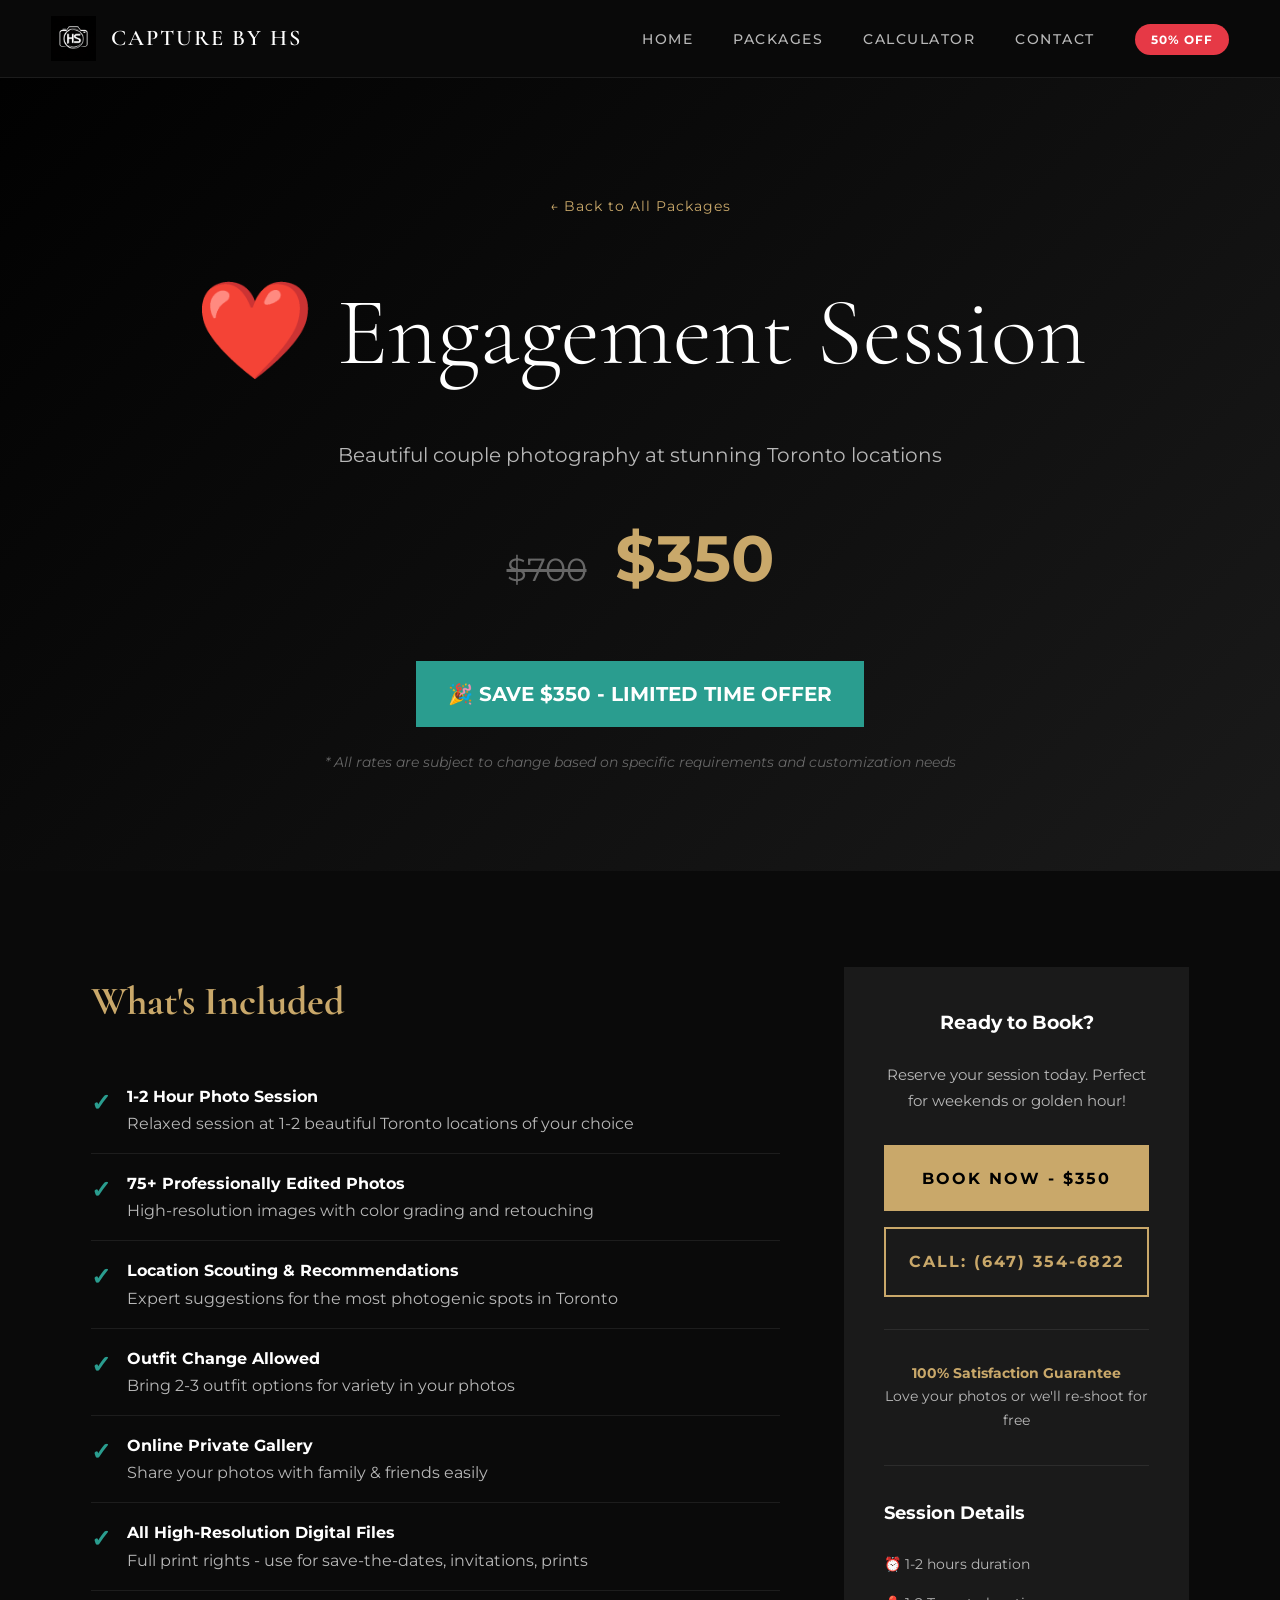
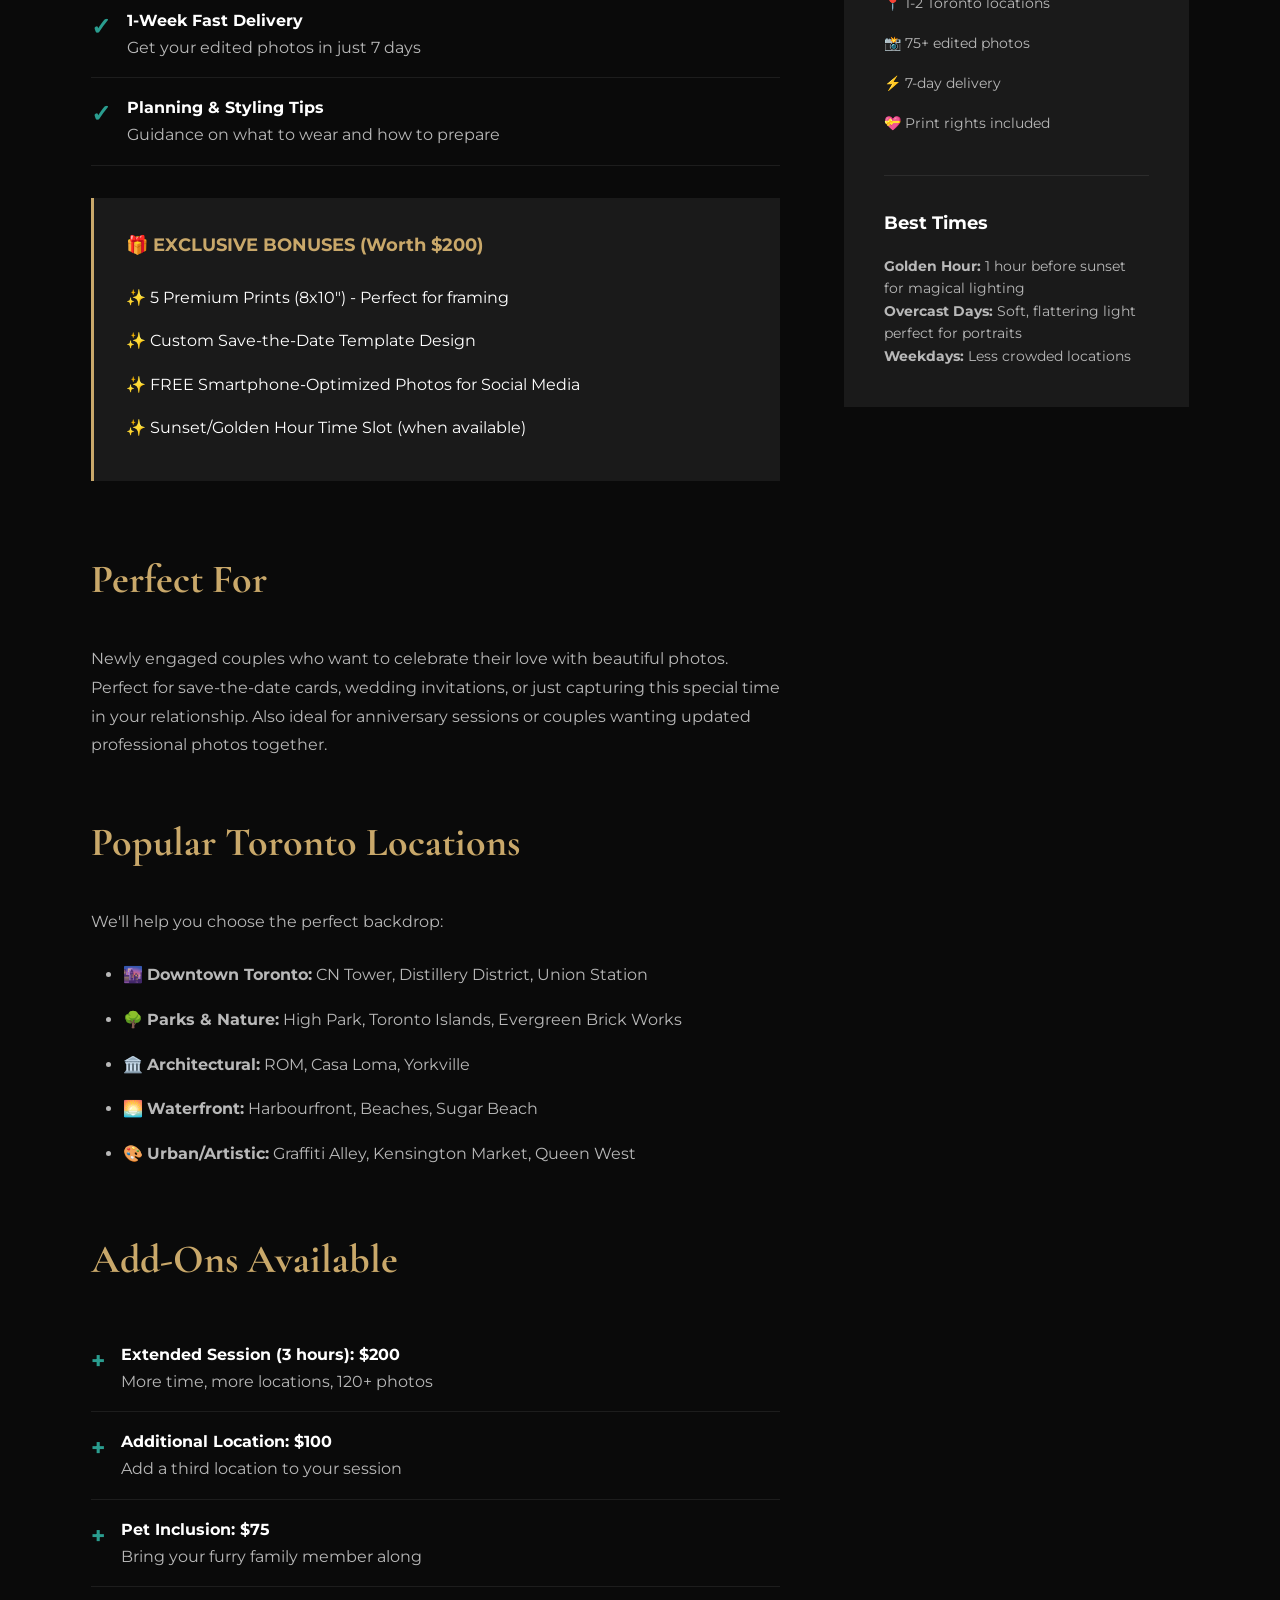
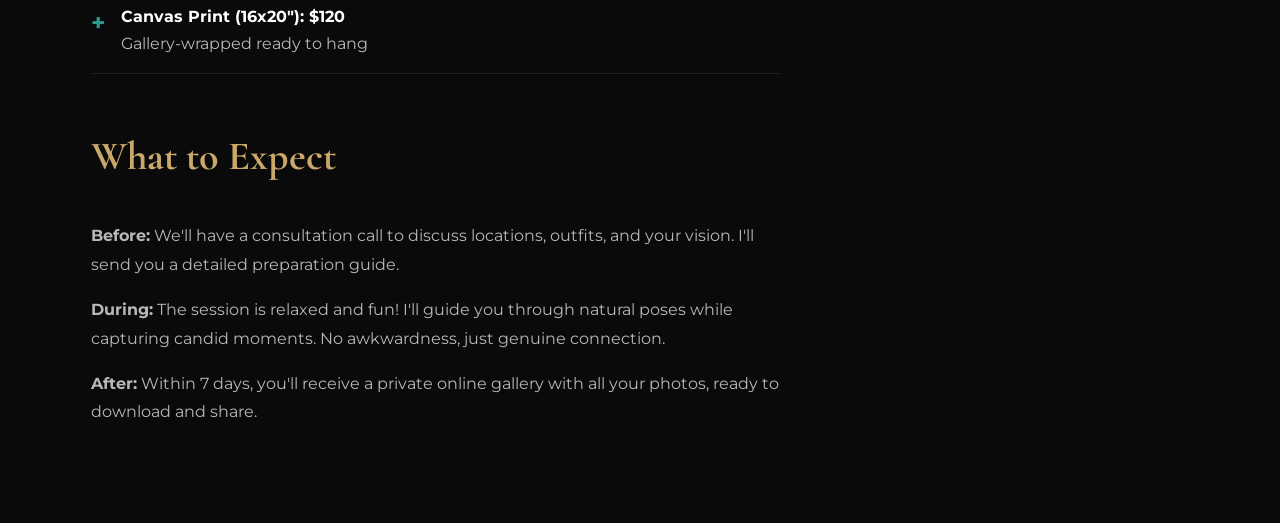
<file: engagement-package.html>
<!DOCTYPE html>
<html lang="en">
<head>
    <meta charset="UTF-8">
    <meta name="viewport" content="width=device-width, initial-scale=1.0">
    <title>Engagement Photography Package - 50% OFF | Capture by HS</title>
    <link rel="icon" href="Logo.jpg">
    <link href="https://fonts.googleapis.com/css2?family=Cormorant+Garamond:wght@300;400;500;600;700&family=Montserrat:wght@300;400;500;600;700&display=swap" rel="stylesheet">
    
    <style>
        * { margin: 0; padding: 0; box-sizing: border-box; }
        
        :root {
            --primary: #0a0a0a;
            --secondary: #1a1a1a;
            --accent: #C9A86A;
            --red: #E63946;
            --green: #2A9D8F;
        }

        body {
            font-family: 'Montserrat', sans-serif;
            background: var(--primary);
            color: #fff;
            line-height: 1.7;
        }

        nav {
            position: fixed;
            top: 0;
            width: 100%;
            background: rgba(10,10,10,0.98);
            backdrop-filter: blur(20px);
            z-index: 1000;
            border-bottom: 1px solid rgba(255,255,255,0.08);
            padding: 1rem 0;
        }

        .nav-container {
            max-width: 1400px;
            margin: 0 auto;
            padding: 0 4%;
            display: flex;
            justify-content: space-between;
            align-items: center;
        }

        .brand {
            display: flex;
            align-items: center;
            gap: 15px;
            text-decoration: none;
            color: #fff;
        }

        .brand img { width: 45px; height: 45px; }

        .brand-name {
            font-family: 'Cormorant Garamond', serif;
            font-size: 1.4rem;
            font-weight: 600;
            letter-spacing: 2px;
        }

        .nav-menu {
            display: flex;
            list-style: none;
            gap: 2.5rem;
            align-items: center;
        }

        .nav-link {
            color: #b8b8b8;
            text-decoration: none;
            font-size: 0.875rem;
            font-weight: 500;
            letter-spacing: 1.5px;
            text-transform: uppercase;
            transition: 0.3s;
        }

        .nav-link:hover { color: var(--accent); }

        .discount-badge {
            background: var(--red);
            color: #fff;
            padding: 0.5rem 1rem;
            font-size: 0.75rem;
            font-weight: 700;
            letter-spacing: 1px;
            border-radius: 20px;
        }

        .package-hero {
            padding: 12rem 4% 6rem;
            background: linear-gradient(135deg, #000, #1a1a1a);
            text-align: center;
        }

        .back-link {
            display: inline-block;
            color: var(--accent);
            text-decoration: none;
            margin-bottom: 2rem;
            font-size: 0.875rem;
            letter-spacing: 1px;
        }

        .package-hero h1 {
            font-family: 'Cormorant Garamond', serif;
            font-size: clamp(3rem, 8vw, 6rem);
            font-weight: 300;
            margin-bottom: 1.5rem;
        }

        .price-display {
            margin: 2rem 0;
        }

        .original { 
            text-decoration: line-through;
            color: #666;
            font-size: 2rem;
            margin-right: 1.5rem;
        }

        .discount {
            font-size: 4rem;
            color: var(--accent);
            font-weight: 700;
        }

        .save-badge {
            display: inline-block;
            background: var(--green);
            color: #fff;
            padding: 1rem 2rem;
            font-size: 1.25rem;
            font-weight: 700;
            margin-top: 1rem;
        }

        .package-details {
            max-width: 1200px;
            margin: 0 auto;
            padding: 6rem 4%;
        }

        .details-grid {
            display: grid;
            grid-template-columns: 2fr 1fr;
            gap: 4rem;
        }

        .section-title {
            font-family: 'Cormorant Garamond', serif;
            font-size: 2.5rem;
            margin-bottom: 2rem;
            color: var(--accent);
        }

        .included-list {
            list-style: none;
            margin: 2rem 0;
        }

        .included-list li {
            padding: 1rem 0;
            border-bottom: 1px solid rgba(255,255,255,0.08);
            display: flex;
            align-items: flex-start;
            gap: 1rem;
        }

        .check {
            color: var(--green);
            font-size: 1.5rem;
            font-weight: 700;
        }

        .bonus {
            background: var(--secondary);
            padding: 2rem;
            border-left: 3px solid var(--accent);
            margin: 2rem 0;
        }

        .bonus-title {
            color: var(--accent);
            font-weight: 700;
            margin-bottom: 1rem;
            font-size: 1.125rem;
        }

        .sidebar {
            background: var(--secondary);
            padding: 2.5rem;
            height: fit-content;
            position: sticky;
            top: 100px;
        }

        .btn {
            display: block;
            width: 100%;
            padding: 1.2rem;
            background: var(--accent);
            color: #000;
            text-decoration: none;
            font-weight: 700;
            letter-spacing: 2px;
            text-transform: uppercase;
            margin: 1rem 0;
            transition: 0.3s;
            text-align: center;
        }

        .btn:hover {
            background: var(--red);
            color: #fff;
        }

        .guarantee {
            text-align: center;
            margin-top: 2rem;
            padding-top: 2rem;
            border-top: 1px solid rgba(255,255,255,0.08);
            color: #b8b8b8;
            font-size: 0.875rem;
        }

        @media (max-width: 1024px) {
            .details-grid {
                grid-template-columns: 1fr;
            }
            
            .sidebar {
                position: relative;
                top: 0;
            }
        }
    </style>
</head>
<body>
    <nav>
        <div class="nav-container">
            <a href="index.html" class="brand">
                <img src="Logo.jpg" alt="Logo" onerror="this.style.display='none'">
                <span class="brand-name">CAPTURE BY HS</span>
            </a>

            <ul class="nav-menu">
                <li><a href="index.html" class="nav-link">Home</a></li>
                <li><a href="index.html#packages" class="nav-link">Packages</a></li>
                <li><a href="pricing-calculator.html" class="nav-link">Calculator</a></li>
                <li><a href="contact.html" class="nav-link">Contact</a></li>
                <li><span class="discount-badge">50% OFF</span></li>
            </ul>
        </div>
    </nav>

    <section class="package-hero">
        <a href="index.html#packages" class="back-link">← Back to All Packages</a>
        <h1>❤️ Engagement Session</h1>
        <p style="font-size: 1.25rem; color: #b8b8b8; margin-bottom: 2rem;">
            Beautiful couple photography at stunning Toronto locations
        </p>
        
        <div class="price-display">
            <span class="original">$700</span>
            <span class="discount">$350</span>
        </div>
        <div class="save-badge">🎉 SAVE $350 - LIMITED TIME OFFER</div>
        <p style="color: #666; font-size: 0.875rem; margin-top: 1.5rem; font-style: italic;">
            * All rates are subject to change based on specific requirements and customization needs
        </p>
    </section>

    <section class="package-details">
        <div class="details-grid">
            <div>
                <h2 class="section-title">What's Included</h2>
                
                <ul class="included-list">
                    <li>
                        <span class="check">✓</span>
                        <div>
                            <strong>1-2 Hour Photo Session</strong><br>
                            <span style="color: #b8b8b8;">Relaxed session at 1-2 beautiful Toronto locations of your choice</span>
                        </div>
                    </li>
                    <li>
                        <span class="check">✓</span>
                        <div>
                            <strong>75+ Professionally Edited Photos</strong><br>
                            <span style="color: #b8b8b8;">High-resolution images with color grading and retouching</span>
                        </div>
                    </li>
                    <li>
                        <span class="check">✓</span>
                        <div>
                            <strong>Location Scouting & Recommendations</strong><br>
                            <span style="color: #b8b8b8;">Expert suggestions for the most photogenic spots in Toronto</span>
                        </div>
                    </li>
                    <li>
                        <span class="check">✓</span>
                        <div>
                            <strong>Outfit Change Allowed</strong><br>
                            <span style="color: #b8b8b8;">Bring 2-3 outfit options for variety in your photos</span>
                        </div>
                    </li>
                    <li>
                        <span class="check">✓</span>
                        <div>
                            <strong>Online Private Gallery</strong><br>
                            <span style="color: #b8b8b8;">Share your photos with family & friends easily</span>
                        </div>
                    </li>
                    <li>
                        <span class="check">✓</span>
                        <div>
                            <strong>All High-Resolution Digital Files</strong><br>
                            <span style="color: #b8b8b8;">Full print rights - use for save-the-dates, invitations, prints</span>
                        </div>
                    </li>
                    <li>
                        <span class="check">✓</span>
                        <div>
                            <strong>1-Week Fast Delivery</strong><br>
                            <span style="color: #b8b8b8;">Get your edited photos in just 7 days</span>
                        </div>
                    </li>
                    <li>
                        <span class="check">✓</span>
                        <div>
                            <strong>Planning & Styling Tips</strong><br>
                            <span style="color: #b8b8b8;">Guidance on what to wear and how to prepare</span>
                        </div>
                    </li>
                </ul>

                <div class="bonus">
                    <div class="bonus-title">🎁 EXCLUSIVE BONUSES (Worth $200)</div>
                    <ul style="list-style: none; margin-top: 1rem;">
                        <li style="padding: 0.5rem 0;">✨ 5 Premium Prints (8x10") - Perfect for framing</li>
                        <li style="padding: 0.5rem 0;">✨ Custom Save-the-Date Template Design</li>
                        <li style="padding: 0.5rem 0;">✨ FREE Smartphone-Optimized Photos for Social Media</li>
                        <li style="padding: 0.5rem 0;">✨ Sunset/Golden Hour Time Slot (when available)</li>
                    </ul>
                </div>

                <h2 class="section-title" style="margin-top: 4rem;">Perfect For</h2>
                <p style="color: #b8b8b8; line-height: 1.8;">
                    Newly engaged couples who want to celebrate their love with beautiful photos. 
                    Perfect for save-the-date cards, wedding invitations, or just capturing this 
                    special time in your relationship. Also ideal for anniversary sessions or 
                    couples wanting updated professional photos together.
                </p>

                <h2 class="section-title" style="margin-top: 3rem;">Popular Toronto Locations</h2>
                <div style="color: #b8b8b8; line-height: 1.8;">
                    <p style="margin-bottom: 1rem;">We'll help you choose the perfect backdrop:</p>
                    <ul style="padding-left: 2rem; margin: 1rem 0;">
                        <li style="padding: 0.5rem 0;">🌆 <strong>Downtown Toronto:</strong> CN Tower, Distillery District, Union Station</li>
                        <li style="padding: 0.5rem 0;">🌳 <strong>Parks & Nature:</strong> High Park, Toronto Islands, Evergreen Brick Works</li>
                        <li style="padding: 0.5rem 0;">🏛️ <strong>Architectural:</strong> ROM, Casa Loma, Yorkville</li>
                        <li style="padding: 0.5rem 0;">🌅 <strong>Waterfront:</strong> Harbourfront, Beaches, Sugar Beach</li>
                        <li style="padding: 0.5rem 0;">🎨 <strong>Urban/Artistic:</strong> Graffiti Alley, Kensington Market, Queen West</li>
                    </ul>
                </div>

                <h2 class="section-title" style="margin-top: 3rem;">Add-Ons Available</h2>
                <ul class="included-list">
                    <li>
                        <span class="check">+</span>
                        <div>
                            <strong>Extended Session (3 hours): $200</strong><br>
                            <span style="color: #b8b8b8;">More time, more locations, 120+ photos</span>
                        </div>
                    </li>
                    <li>
                        <span class="check">+</span>
                        <div>
                            <strong>Additional Location: $100</strong><br>
                            <span style="color: #b8b8b8;">Add a third location to your session</span>
                        </div>
                    </li>
                    <li>
                        <span class="check">+</span>
                        <div>
                            <strong>Pet Inclusion: $75</strong><br>
                            <span style="color: #b8b8b8;">Bring your furry family member along</span>
                        </div>
                    </li>
                    <li>
                        <span class="check">+</span>
                        <div>
                            <strong>Canvas Print (16x20"): $120</strong><br>
                            <span style="color: #b8b8b8;">Gallery-wrapped ready to hang</span>
                        </div>
                    </li>
                </ul>

                <h2 class="section-title" style="margin-top: 3rem;">What to Expect</h2>
                <div style="color: #b8b8b8; line-height: 1.8;">
                    <p><strong>Before:</strong> We'll have a consultation call to discuss locations, outfits, and your vision. I'll send you a detailed preparation guide.</p>
                    <p style="margin-top: 1rem;"><strong>During:</strong> The session is relaxed and fun! I'll guide you through natural poses while capturing candid moments. No awkwardness, just genuine connection.</p>
                    <p style="margin-top: 1rem;"><strong>After:</strong> Within 7 days, you'll receive a private online gallery with all your photos, ready to download and share.</p>
                </div>
            </div>

            <div class="sidebar">
                <div style="text-align: center;">
                    <h3 style="margin-bottom: 1.5rem;">Ready to Book?</h3>
                    <p style="color: #b8b8b8; margin-bottom: 2rem; font-size: 0.9375rem;">
                        Reserve your session today. Perfect for weekends or golden hour!
                    </p>
                    
                    <a href="mailto:info@capturebyhs.ca?subject=Engagement Session Booking" class="btn">Book Now - $350</a>
                    <a href="tel:+16473546822" class="btn" style="background: transparent; border: 2px solid var(--accent); color: var(--accent);">Call: (647) 354-6822</a>
                    
                    <div class="guarantee">
                        <strong style="color: var(--accent);">100% Satisfaction Guarantee</strong><br>
                        Love your photos or we'll re-shoot for free
                    </div>
                </div>

                <div style="margin-top: 2rem; padding-top: 2rem; border-top: 1px solid rgba(255,255,255,0.08);">
                    <h4 style="margin-bottom: 1rem; font-size: 1.125rem;">Session Details</h4>
                    <ul style="list-style: none; color: #b8b8b8; font-size: 0.875rem;">
                        <li style="padding: 0.5rem 0;">⏰ 1-2 hours duration</li>
                        <li style="padding: 0.5rem 0;">📍 1-2 Toronto locations</li>
                        <li style="padding: 0.5rem 0;">📸 75+ edited photos</li>
                        <li style="padding: 0.5rem 0;">⚡ 7-day delivery</li>
                        <li style="padding: 0.5rem 0;">💝 Print rights included</li>
                    </ul>
                </div>

                <div style="margin-top: 2rem; padding-top: 2rem; border-top: 1px solid rgba(255,255,255,0.08);">
                    <h4 style="margin-bottom: 1rem; font-size: 1.125rem;">Best Times</h4>
                    <p style="color: #b8b8b8; font-size: 0.875rem; line-height: 1.6;">
                        <strong>Golden Hour:</strong> 1 hour before sunset for magical lighting<br>
                        <strong>Overcast Days:</strong> Soft, flattering light perfect for portraits<br>
                        <strong>Weekdays:</strong> Less crowded locations
                    </p>
                </div>
            </div>
        </div>
    </section>

    <script>
        console.log('%c❤️ Engagement Package - 50% OFF', 'font-size: 16px; color: #C9A86A; font-weight: bold;');
    </script>
</body>
</html>
</file>
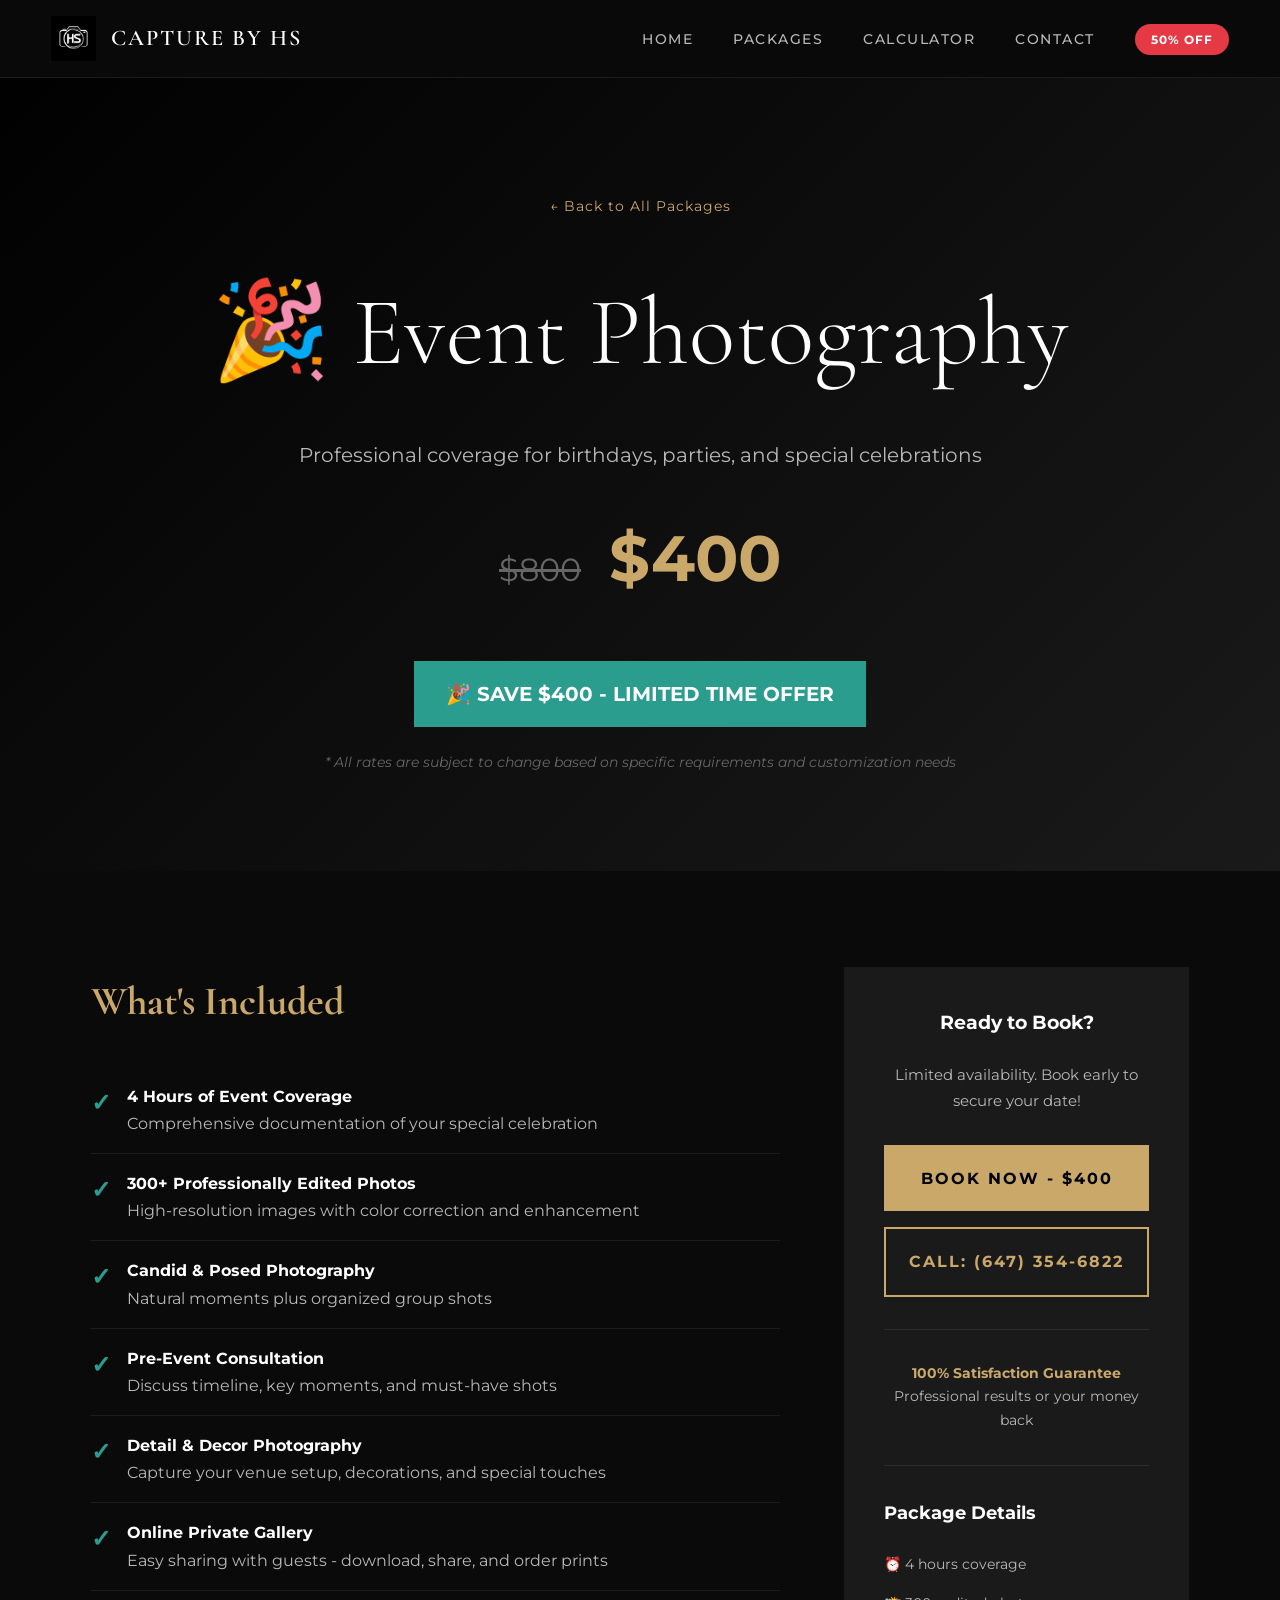
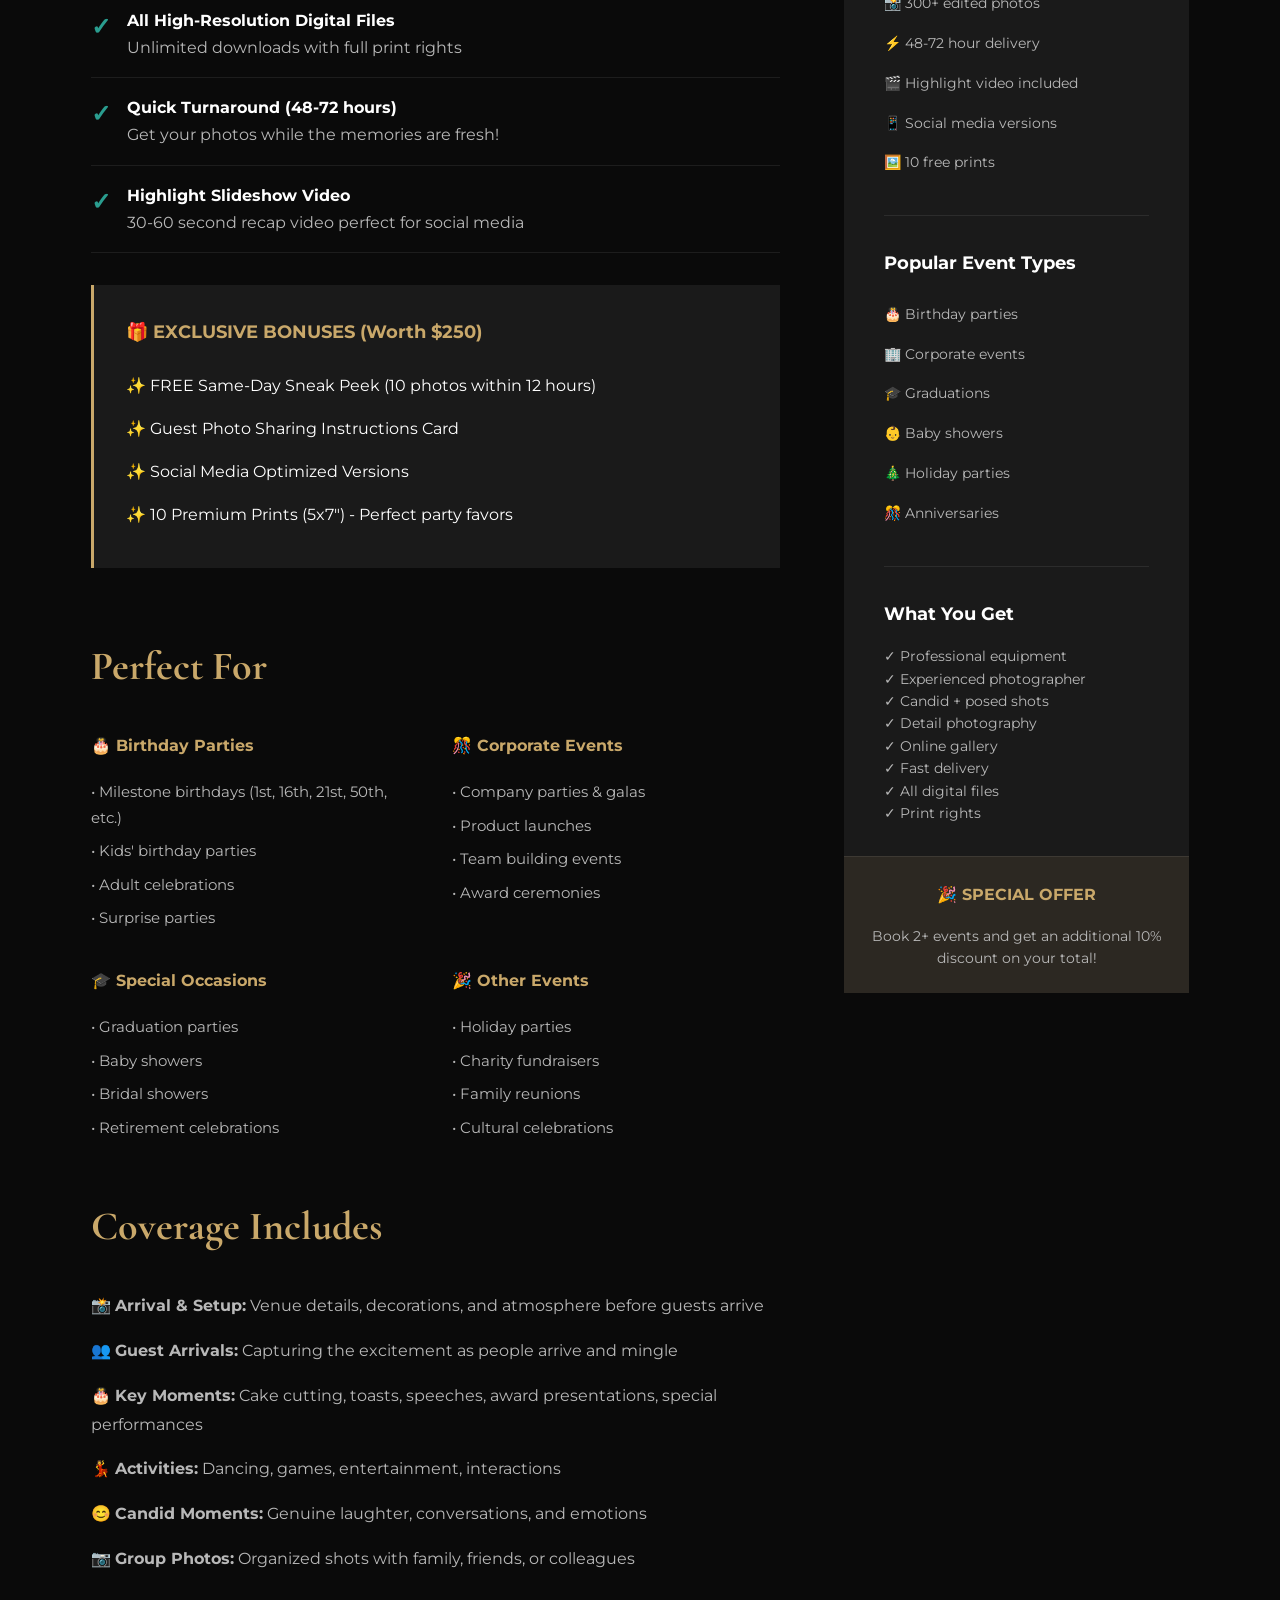
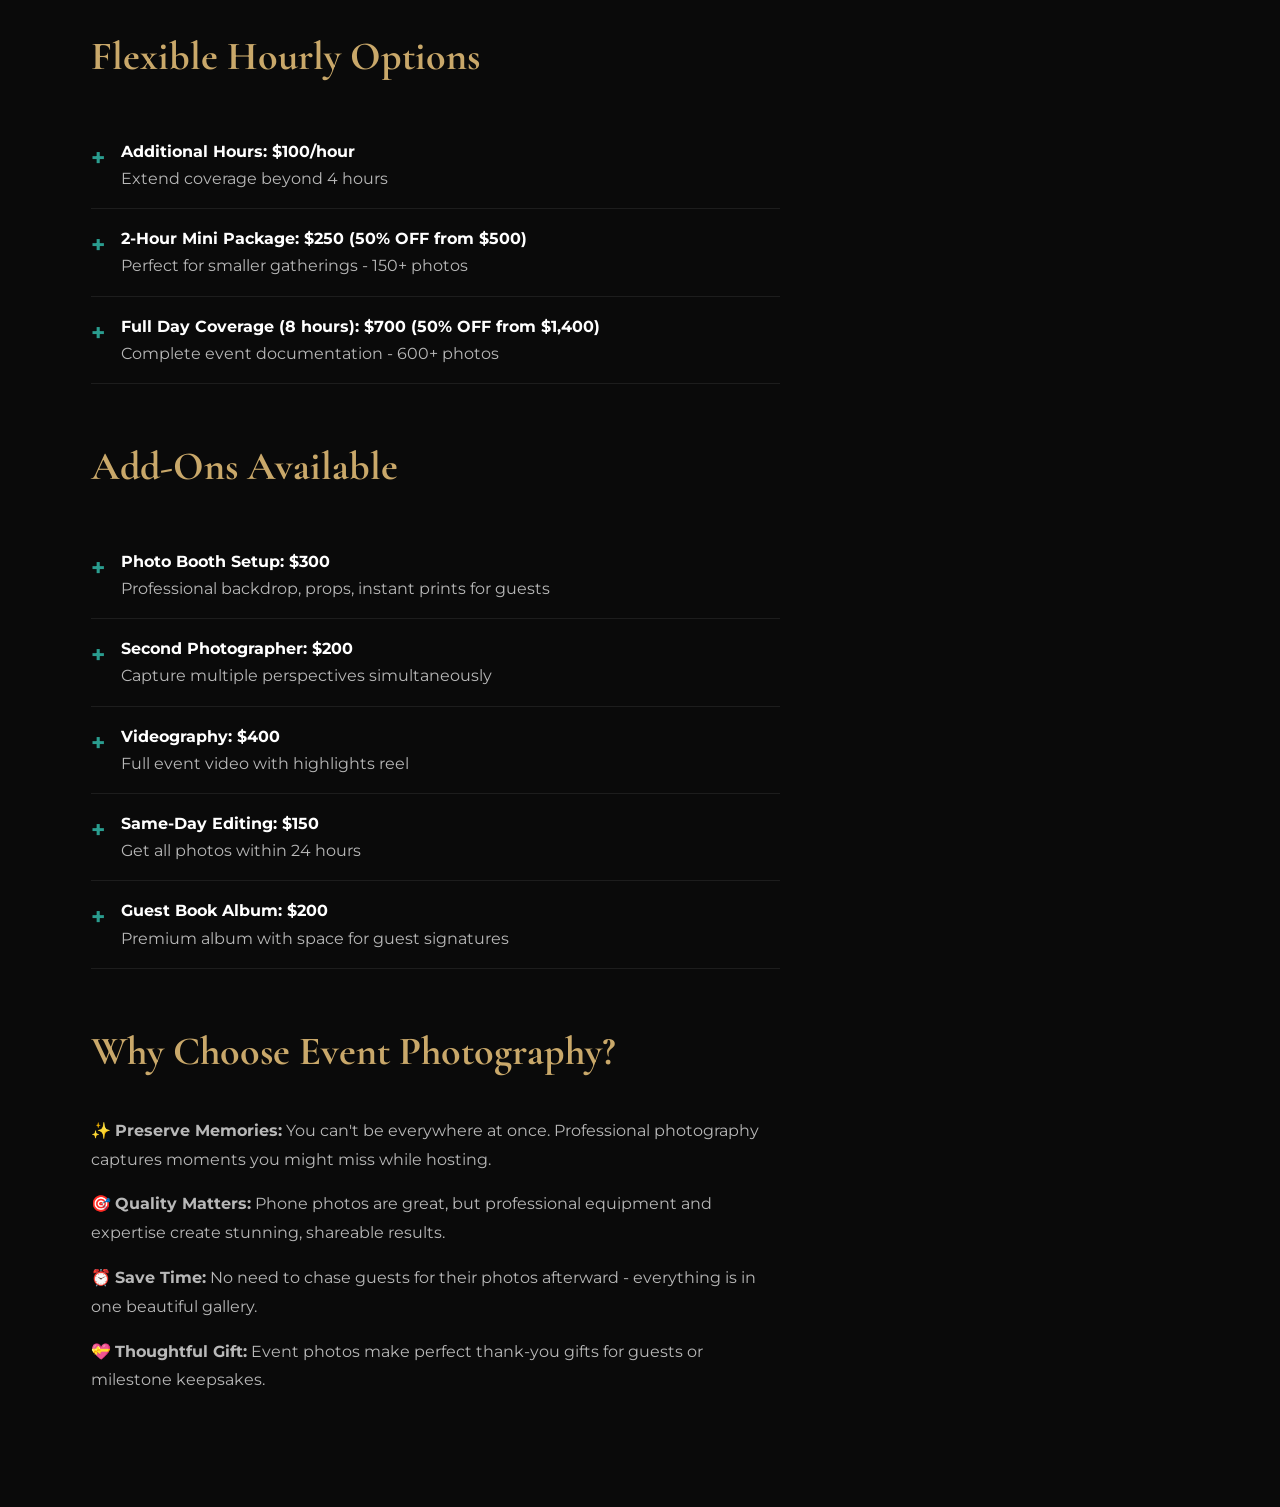
<file: event-package.html>
<!DOCTYPE html>
<html lang="en">
<head>
    <meta charset="UTF-8">
    <meta name="viewport" content="width=device-width, initial-scale=1.0">
    <title>Event Photography Package - 50% OFF | Capture by HS</title>
    <link rel="icon" href="Logo.jpg">
    <link href="https://fonts.googleapis.com/css2?family=Cormorant+Garamond:wght@300;400;500;600;700&family=Montserrat:wght@300;400;500;600;700&display=swap" rel="stylesheet">
    
    <style>
        * { margin: 0; padding: 0; box-sizing: border-box; }
        
        :root {
            --primary: #0a0a0a;
            --secondary: #1a1a1a;
            --accent: #C9A86A;
            --red: #E63946;
            --green: #2A9D8F;
        }

        body {
            font-family: 'Montserrat', sans-serif;
            background: var(--primary);
            color: #fff;
            line-height: 1.7;
        }

        nav {
            position: fixed;
            top: 0;
            width: 100%;
            background: rgba(10,10,10,0.98);
            backdrop-filter: blur(20px);
            z-index: 1000;
            border-bottom: 1px solid rgba(255,255,255,0.08);
            padding: 1rem 0;
        }

        .nav-container {
            max-width: 1400px;
            margin: 0 auto;
            padding: 0 4%;
            display: flex;
            justify-content: space-between;
            align-items: center;
        }

        .brand {
            display: flex;
            align-items: center;
            gap: 15px;
            text-decoration: none;
            color: #fff;
        }

        .brand img { width: 45px; height: 45px; }

        .brand-name {
            font-family: 'Cormorant Garamond', serif;
            font-size: 1.4rem;
            font-weight: 600;
            letter-spacing: 2px;
        }

        .nav-menu {
            display: flex;
            list-style: none;
            gap: 2.5rem;
            align-items: center;
        }

        .nav-link {
            color: #b8b8b8;
            text-decoration: none;
            font-size: 0.875rem;
            font-weight: 500;
            letter-spacing: 1.5px;
            text-transform: uppercase;
            transition: 0.3s;
        }

        .nav-link:hover { color: var(--accent); }

        .discount-badge {
            background: var(--red);
            color: #fff;
            padding: 0.5rem 1rem;
            font-size: 0.75rem;
            font-weight: 700;
            letter-spacing: 1px;
            border-radius: 20px;
        }

        .package-hero {
            padding: 12rem 4% 6rem;
            background: linear-gradient(135deg, #000, #1a1a1a);
            text-align: center;
        }

        .back-link {
            display: inline-block;
            color: var(--accent);
            text-decoration: none;
            margin-bottom: 2rem;
            font-size: 0.875rem;
            letter-spacing: 1px;
        }

        .package-hero h1 {
            font-family: 'Cormorant Garamond', serif;
            font-size: clamp(3rem, 8vw, 6rem);
            font-weight: 300;
            margin-bottom: 1.5rem;
        }

        .price-display {
            margin: 2rem 0;
        }

        .original { 
            text-decoration: line-through;
            color: #666;
            font-size: 2rem;
            margin-right: 1.5rem;
        }

        .discount {
            font-size: 4rem;
            color: var(--accent);
            font-weight: 700;
        }

        .save-badge {
            display: inline-block;
            background: var(--green);
            color: #fff;
            padding: 1rem 2rem;
            font-size: 1.25rem;
            font-weight: 700;
            margin-top: 1rem;
        }

        .package-details {
            max-width: 1200px;
            margin: 0 auto;
            padding: 6rem 4%;
        }

        .details-grid {
            display: grid;
            grid-template-columns: 2fr 1fr;
            gap: 4rem;
        }

        .section-title {
            font-family: 'Cormorant Garamond', serif;
            font-size: 2.5rem;
            margin-bottom: 2rem;
            color: var(--accent);
        }

        .included-list {
            list-style: none;
            margin: 2rem 0;
        }

        .included-list li {
            padding: 1rem 0;
            border-bottom: 1px solid rgba(255,255,255,0.08);
            display: flex;
            align-items: flex-start;
            gap: 1rem;
        }

        .check {
            color: var(--green);
            font-size: 1.5rem;
            font-weight: 700;
        }

        .bonus {
            background: var(--secondary);
            padding: 2rem;
            border-left: 3px solid var(--accent);
            margin: 2rem 0;
        }

        .bonus-title {
            color: var(--accent);
            font-weight: 700;
            margin-bottom: 1rem;
            font-size: 1.125rem;
        }

        .sidebar {
            background: var(--secondary);
            padding: 2.5rem;
            height: fit-content;
            position: sticky;
            top: 100px;
        }

        .btn {
            display: block;
            width: 100%;
            padding: 1.2rem;
            background: var(--accent);
            color: #000;
            text-decoration: none;
            font-weight: 700;
            letter-spacing: 2px;
            text-transform: uppercase;
            margin: 1rem 0;
            transition: 0.3s;
            text-align: center;
        }

        .btn:hover {
            background: var(--red);
            color: #fff;
        }

        .guarantee {
            text-align: center;
            margin-top: 2rem;
            padding-top: 2rem;
            border-top: 1px solid rgba(255,255,255,0.08);
            color: #b8b8b8;
            font-size: 0.875rem;
        }

        @media (max-width: 1024px) {
            .details-grid {
                grid-template-columns: 1fr;
            }
            
            .sidebar {
                position: relative;
                top: 0;
            }
        }
    </style>
</head>
<body>
    <nav>
        <div class="nav-container">
            <a href="index.html" class="brand">
                <img src="Logo.jpg" alt="Logo" onerror="this.style.display='none'">
                <span class="brand-name">CAPTURE BY HS</span>
            </a>

            <ul class="nav-menu">
                <li><a href="index.html" class="nav-link">Home</a></li>
                <li><a href="index.html#packages" class="nav-link">Packages</a></li>
                <li><a href="pricing-calculator.html" class="nav-link">Calculator</a></li>
                <li><a href="contact.html" class="nav-link">Contact</a></li>
                <li><span class="discount-badge">50% OFF</span></li>
            </ul>
        </div>
    </nav>

    <section class="package-hero">
        <a href="index.html#packages" class="back-link">← Back to All Packages</a>
        <h1>🎉 Event Photography</h1>
        <p style="font-size: 1.25rem; color: #b8b8b8; margin-bottom: 2rem;">
            Professional coverage for birthdays, parties, and special celebrations
        </p>
        
        <div class="price-display">
            <span class="original">$800</span>
            <span class="discount">$400</span>
        </div>
        <div class="save-badge">🎉 SAVE $400 - LIMITED TIME OFFER</div>
        <p style="color: #666; font-size: 0.875rem; margin-top: 1.5rem; font-style: italic;">
            * All rates are subject to change based on specific requirements and customization needs
        </p>
    </section>

    <section class="package-details">
        <div class="details-grid">
            <div>
                <h2 class="section-title">What's Included</h2>
                
                <ul class="included-list">
                    <li>
                        <span class="check">✓</span>
                        <div>
                            <strong>4 Hours of Event Coverage</strong><br>
                            <span style="color: #b8b8b8;">Comprehensive documentation of your special celebration</span>
                        </div>
                    </li>
                    <li>
                        <span class="check">✓</span>
                        <div>
                            <strong>300+ Professionally Edited Photos</strong><br>
                            <span style="color: #b8b8b8;">High-resolution images with color correction and enhancement</span>
                        </div>
                    </li>
                    <li>
                        <span class="check">✓</span>
                        <div>
                            <strong>Candid & Posed Photography</strong><br>
                            <span style="color: #b8b8b8;">Natural moments plus organized group shots</span>
                        </div>
                    </li>
                    <li>
                        <span class="check">✓</span>
                        <div>
                            <strong>Pre-Event Consultation</strong><br>
                            <span style="color: #b8b8b8;">Discuss timeline, key moments, and must-have shots</span>
                        </div>
                    </li>
                    <li>
                        <span class="check">✓</span>
                        <div>
                            <strong>Detail & Decor Photography</strong><br>
                            <span style="color: #b8b8b8;">Capture your venue setup, decorations, and special touches</span>
                        </div>
                    </li>
                    <li>
                        <span class="check">✓</span>
                        <div>
                            <strong>Online Private Gallery</strong><br>
                            <span style="color: #b8b8b8;">Easy sharing with guests - download, share, and order prints</span>
                        </div>
                    </li>
                    <li>
                        <span class="check">✓</span>
                        <div>
                            <strong>All High-Resolution Digital Files</strong><br>
                            <span style="color: #b8b8b8;">Unlimited downloads with full print rights</span>
                        </div>
                    </li>
                    <li>
                        <span class="check">✓</span>
                        <div>
                            <strong>Quick Turnaround (48-72 hours)</strong><br>
                            <span style="color: #b8b8b8;">Get your photos while the memories are fresh!</span>
                        </div>
                    </li>
                    <li>
                        <span class="check">✓</span>
                        <div>
                            <strong>Highlight Slideshow Video</strong><br>
                            <span style="color: #b8b8b8;">30-60 second recap video perfect for social media</span>
                        </div>
                    </li>
                </ul>

                <div class="bonus">
                    <div class="bonus-title">🎁 EXCLUSIVE BONUSES (Worth $250)</div>
                    <ul style="list-style: none; margin-top: 1rem;">
                        <li style="padding: 0.5rem 0;">✨ FREE Same-Day Sneak Peek (10 photos within 12 hours)</li>
                        <li style="padding: 0.5rem 0;">✨ Guest Photo Sharing Instructions Card</li>
                        <li style="padding: 0.5rem 0;">✨ Social Media Optimized Versions</li>
                        <li style="padding: 0.5rem 0;">✨ 10 Premium Prints (5x7") - Perfect party favors</li>
                    </ul>
                </div>

                <h2 class="section-title" style="margin-top: 4rem;">Perfect For</h2>
                <div style="display: grid; grid-template-columns: 1fr 1fr; gap: 2rem; margin: 2rem 0;">
                    <div>
                        <h4 style="color: var(--accent); margin-bottom: 1rem;">🎂 Birthday Parties</h4>
                        <ul style="color: #b8b8b8; list-style: none; font-size: 0.9375rem;">
                            <li style="padding: 0.25rem 0;">• Milestone birthdays (1st, 16th, 21st, 50th, etc.)</li>
                            <li style="padding: 0.25rem 0;">• Kids' birthday parties</li>
                            <li style="padding: 0.25rem 0;">• Adult celebrations</li>
                            <li style="padding: 0.25rem 0;">• Surprise parties</li>
                        </ul>
                    </div>
                    <div>
                        <h4 style="color: var(--accent); margin-bottom: 1rem;">🎊 Corporate Events</h4>
                        <ul style="color: #b8b8b8; list-style: none; font-size: 0.9375rem;">
                            <li style="padding: 0.25rem 0;">• Company parties & galas</li>
                            <li style="padding: 0.25rem 0;">• Product launches</li>
                            <li style="padding: 0.25rem 0;">• Team building events</li>
                            <li style="padding: 0.25rem 0;">• Award ceremonies</li>
                        </ul>
                    </div>
                    <div>
                        <h4 style="color: var(--accent); margin-bottom: 1rem;">🎓 Special Occasions</h4>
                        <ul style="color: #b8b8b8; list-style: none; font-size: 0.9375rem;">
                            <li style="padding: 0.25rem 0;">• Graduation parties</li>
                            <li style="padding: 0.25rem 0;">• Baby showers</li>
                            <li style="padding: 0.25rem 0;">• Bridal showers</li>
                            <li style="padding: 0.25rem 0;">• Retirement celebrations</li>
                        </ul>
                    </div>
                    <div>
                        <h4 style="color: var(--accent); margin-bottom: 1rem;">🎉 Other Events</h4>
                        <ul style="color: #b8b8b8; list-style: none; font-size: 0.9375rem;">
                            <li style="padding: 0.25rem 0;">• Holiday parties</li>
                            <li style="padding: 0.25rem 0;">• Charity fundraisers</li>
                            <li style="padding: 0.25rem 0;">• Family reunions</li>
                            <li style="padding: 0.25rem 0;">• Cultural celebrations</li>
                        </ul>
                    </div>
                </div>

                <h2 class="section-title" style="margin-top: 3rem;">Coverage Includes</h2>
                <div style="color: #b8b8b8; line-height: 1.8;">
                    <p style="margin-bottom: 1rem;">📸 <strong>Arrival & Setup:</strong> Venue details, decorations, and atmosphere before guests arrive</p>
                    <p style="margin-bottom: 1rem;">👥 <strong>Guest Arrivals:</strong> Capturing the excitement as people arrive and mingle</p>
                    <p style="margin-bottom: 1rem;">🎂 <strong>Key Moments:</strong> Cake cutting, toasts, speeches, award presentations, special performances</p>
                    <p style="margin-bottom: 1rem;">💃 <strong>Activities:</strong> Dancing, games, entertainment, interactions</p>
                    <p style="margin-bottom: 1rem;">😊 <strong>Candid Moments:</strong> Genuine laughter, conversations, and emotions</p>
                    <p style="margin-bottom: 1rem;">📷 <strong>Group Photos:</strong> Organized shots with family, friends, or colleagues</p>
                </div>

                <h2 class="section-title" style="margin-top: 3rem;">Flexible Hourly Options</h2>
                <ul class="included-list">
                    <li>
                        <span class="check">+</span>
                        <div>
                            <strong>Additional Hours: $100/hour</strong><br>
                            <span style="color: #b8b8b8;">Extend coverage beyond 4 hours</span>
                        </div>
                    </li>
                    <li>
                        <span class="check">+</span>
                        <div>
                            <strong>2-Hour Mini Package: $250 (50% OFF from $500)</strong><br>
                            <span style="color: #b8b8b8;">Perfect for smaller gatherings - 150+ photos</span>
                        </div>
                    </li>
                    <li>
                        <span class="check">+</span>
                        <div>
                            <strong>Full Day Coverage (8 hours): $700 (50% OFF from $1,400)</strong><br>
                            <span style="color: #b8b8b8;">Complete event documentation - 600+ photos</span>
                        </div>
                    </li>
                </ul>

                <h2 class="section-title" style="margin-top: 3rem;">Add-Ons Available</h2>
                <ul class="included-list">
                    <li>
                        <span class="check">+</span>
                        <div>
                            <strong>Photo Booth Setup: $300</strong><br>
                            <span style="color: #b8b8b8;">Professional backdrop, props, instant prints for guests</span>
                        </div>
                    </li>
                    <li>
                        <span class="check">+</span>
                        <div>
                            <strong>Second Photographer: $200</strong><br>
                            <span style="color: #b8b8b8;">Capture multiple perspectives simultaneously</span>
                        </div>
                    </li>
                    <li>
                        <span class="check">+</span>
                        <div>
                            <strong>Videography: $400</strong><br>
                            <span style="color: #b8b8b8;">Full event video with highlights reel</span>
                        </div>
                    </li>
                    <li>
                        <span class="check">+</span>
                        <div>
                            <strong>Same-Day Editing: $150</strong><br>
                            <span style="color: #b8b8b8;">Get all photos within 24 hours</span>
                        </div>
                    </li>
                    <li>
                        <span class="check">+</span>
                        <div>
                            <strong>Guest Book Album: $200</strong><br>
                            <span style="color: #b8b8b8;">Premium album with space for guest signatures</span>
                        </div>
                    </li>
                </ul>

                <h2 class="section-title" style="margin-top: 3rem;">Why Choose Event Photography?</h2>
                <div style="color: #b8b8b8; line-height: 1.8;">
                    <p style="margin-bottom: 1rem;">✨ <strong>Preserve Memories:</strong> You can't be everywhere at once. Professional photography captures moments you might miss while hosting.</p>
                    <p style="margin-bottom: 1rem;">🎯 <strong>Quality Matters:</strong> Phone photos are great, but professional equipment and expertise create stunning, shareable results.</p>
                    <p style="margin-bottom: 1rem;">⏰ <strong>Save Time:</strong> No need to chase guests for their photos afterward - everything is in one beautiful gallery.</p>
                    <p style="margin-bottom: 1rem;">💝 <strong>Thoughtful Gift:</strong> Event photos make perfect thank-you gifts for guests or milestone keepsakes.</p>
                </div>
            </div>

            <div class="sidebar">
                <div style="text-align: center;">
                    <h3 style="margin-bottom: 1.5rem;">Ready to Book?</h3>
                    <p style="color: #b8b8b8; margin-bottom: 2rem; font-size: 0.9375rem;">
                        Limited availability. Book early to secure your date!
                    </p>
                    
                    <a href="mailto:info@capturebyhs.ca?subject=Event Photography Booking" class="btn">Book Now - $400</a>
                    <a href="tel:+16473546822" class="btn" style="background: transparent; border: 2px solid var(--accent); color: var(--accent);">Call: (647) 354-6822</a>
                    
                    <div class="guarantee">
                        <strong style="color: var(--accent);">100% Satisfaction Guarantee</strong><br>
                        Professional results or your money back
                    </div>
                </div>

                <div style="margin-top: 2rem; padding-top: 2rem; border-top: 1px solid rgba(255,255,255,0.08);">
                    <h4 style="margin-bottom: 1rem; font-size: 1.125rem;">Package Details</h4>
                    <ul style="list-style: none; color: #b8b8b8; font-size: 0.875rem;">
                        <li style="padding: 0.5rem 0;">⏰ 4 hours coverage</li>
                        <li style="padding: 0.5rem 0;">📸 300+ edited photos</li>
                        <li style="padding: 0.5rem 0;">⚡ 48-72 hour delivery</li>
                        <li style="padding: 0.5rem 0;">🎬 Highlight video included</li>
                        <li style="padding: 0.5rem 0;">📱 Social media versions</li>
                        <li style="padding: 0.5rem 0;">🖼️ 10 free prints</li>
                    </ul>
                </div>

                <div style="margin-top: 2rem; padding-top: 2rem; border-top: 1px solid rgba(255,255,255,0.08);">
                    <h4 style="margin-bottom: 1rem; font-size: 1.125rem;">Popular Event Types</h4>
                    <ul style="list-style: none; color: #b8b8b8; font-size: 0.875rem;">
                        <li style="padding: 0.5rem 0;">🎂 Birthday parties</li>
                        <li style="padding: 0.5rem 0;">🏢 Corporate events</li>
                        <li style="padding: 0.5rem 0;">🎓 Graduations</li>
                        <li style="padding: 0.5rem 0;">👶 Baby showers</li>
                        <li style="padding: 0.5rem 0;">🎄 Holiday parties</li>
                        <li style="padding: 0.5rem 0;">🎊 Anniversaries</li>
                    </ul>
                </div>

                <div style="margin-top: 2rem; padding-top: 2rem; border-top: 1px solid rgba(255,255,255,0.08);">
                    <h4 style="margin-bottom: 1rem; font-size: 1.125rem;">What You Get</h4>
                    <p style="color: #b8b8b8; font-size: 0.875rem; line-height: 1.6;">
                        ✓ Professional equipment<br>
                        ✓ Experienced photographer<br>
                        ✓ Candid + posed shots<br>
                        ✓ Detail photography<br>
                        ✓ Online gallery<br>
                        ✓ Fast delivery<br>
                        ✓ All digital files<br>
                        ✓ Print rights
                    </p>
                </div>

                <div style="margin-top: 2rem; padding-top: 2rem; border-top: 1px solid rgba(255,255,255,0.08); background: rgba(201,168,106,0.1); padding: 1.5rem; margin-left: -2.5rem; margin-right: -2.5rem; margin-bottom: -2.5rem;">
                    <h4 style="margin-bottom: 1rem; font-size: 1rem; text-align: center; color: var(--accent);">🎉 SPECIAL OFFER</h4>
                    <p style="color: #b8b8b8; font-size: 0.875rem; text-align: center; line-height: 1.6;">
                        Book 2+ events and get an additional 10% discount on your total!
                    </p>
                </div>
            </div>
        </div>
    </section>

    <script>
        console.log('%c🎉 Event Package - 50% OFF', 'font-size: 16px; color: #C9A86A; font-weight: bold;');
    </script>
</body>
</html>
</file>
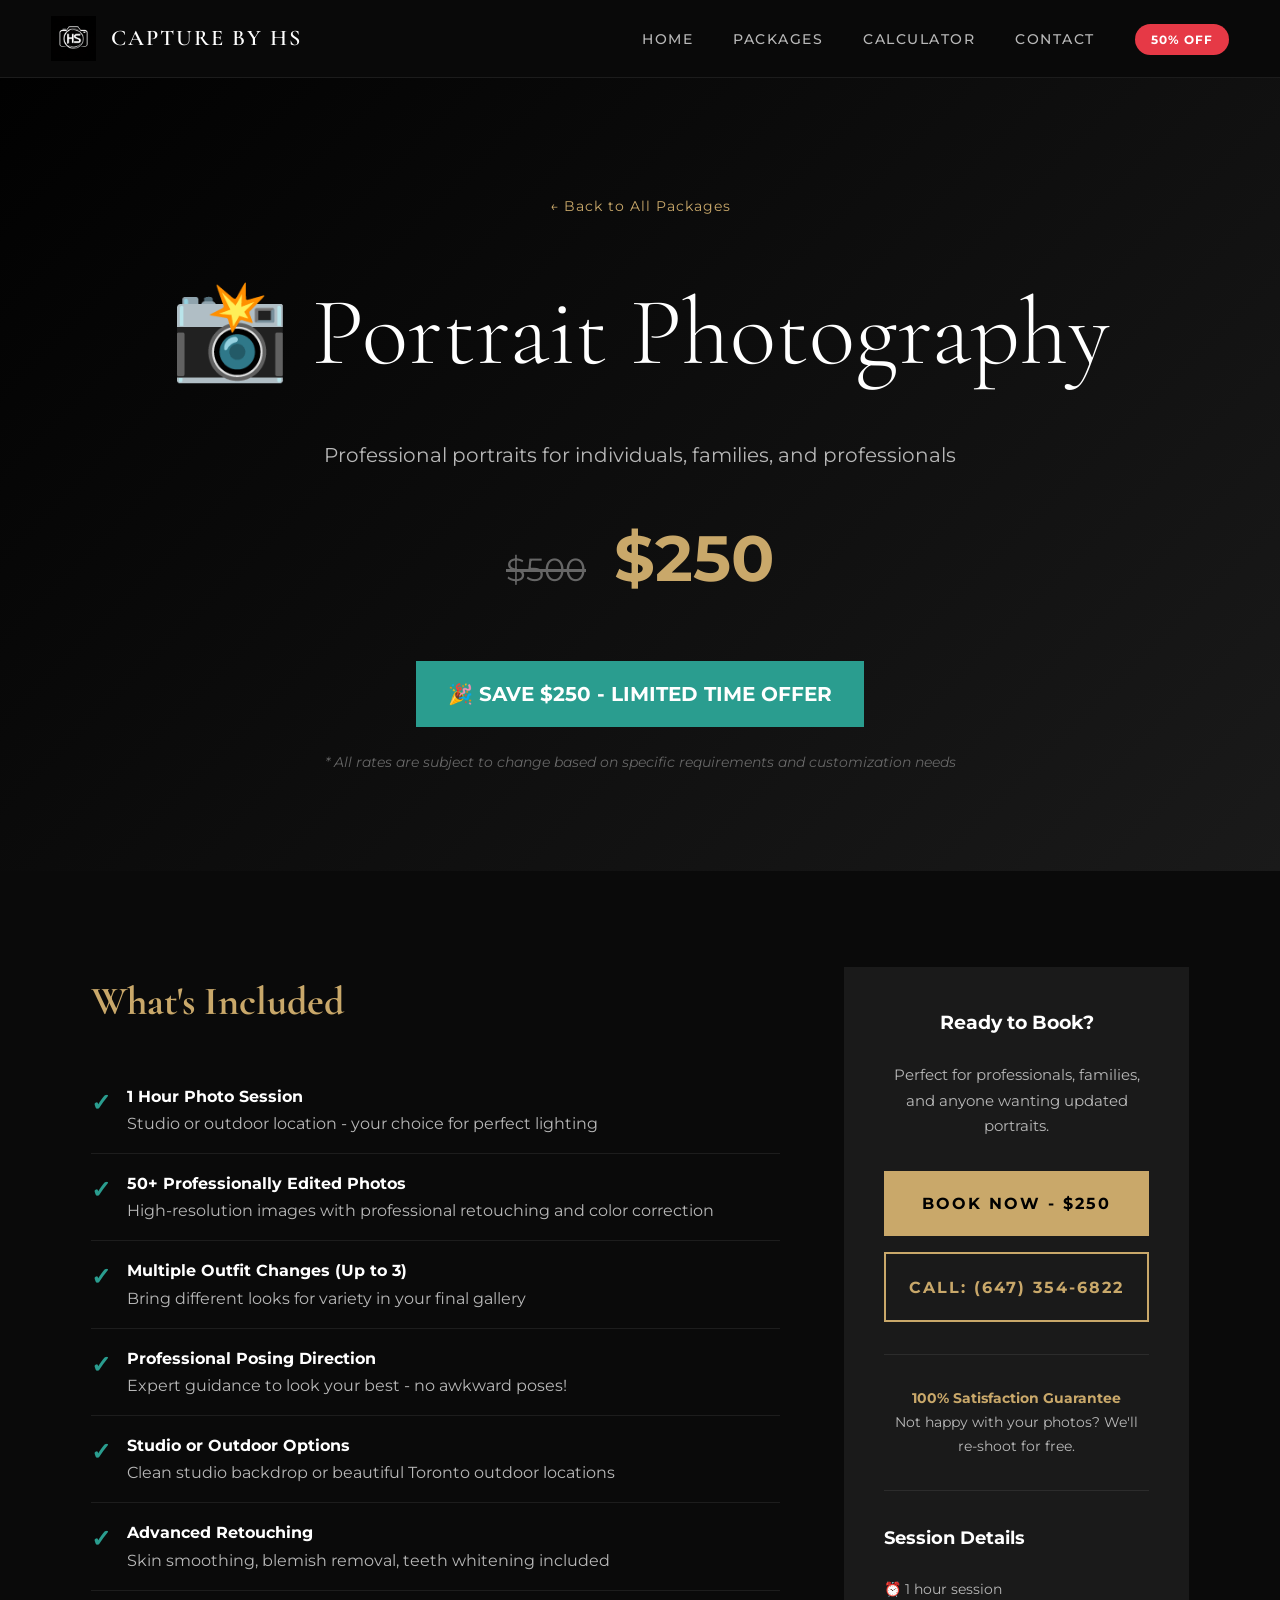
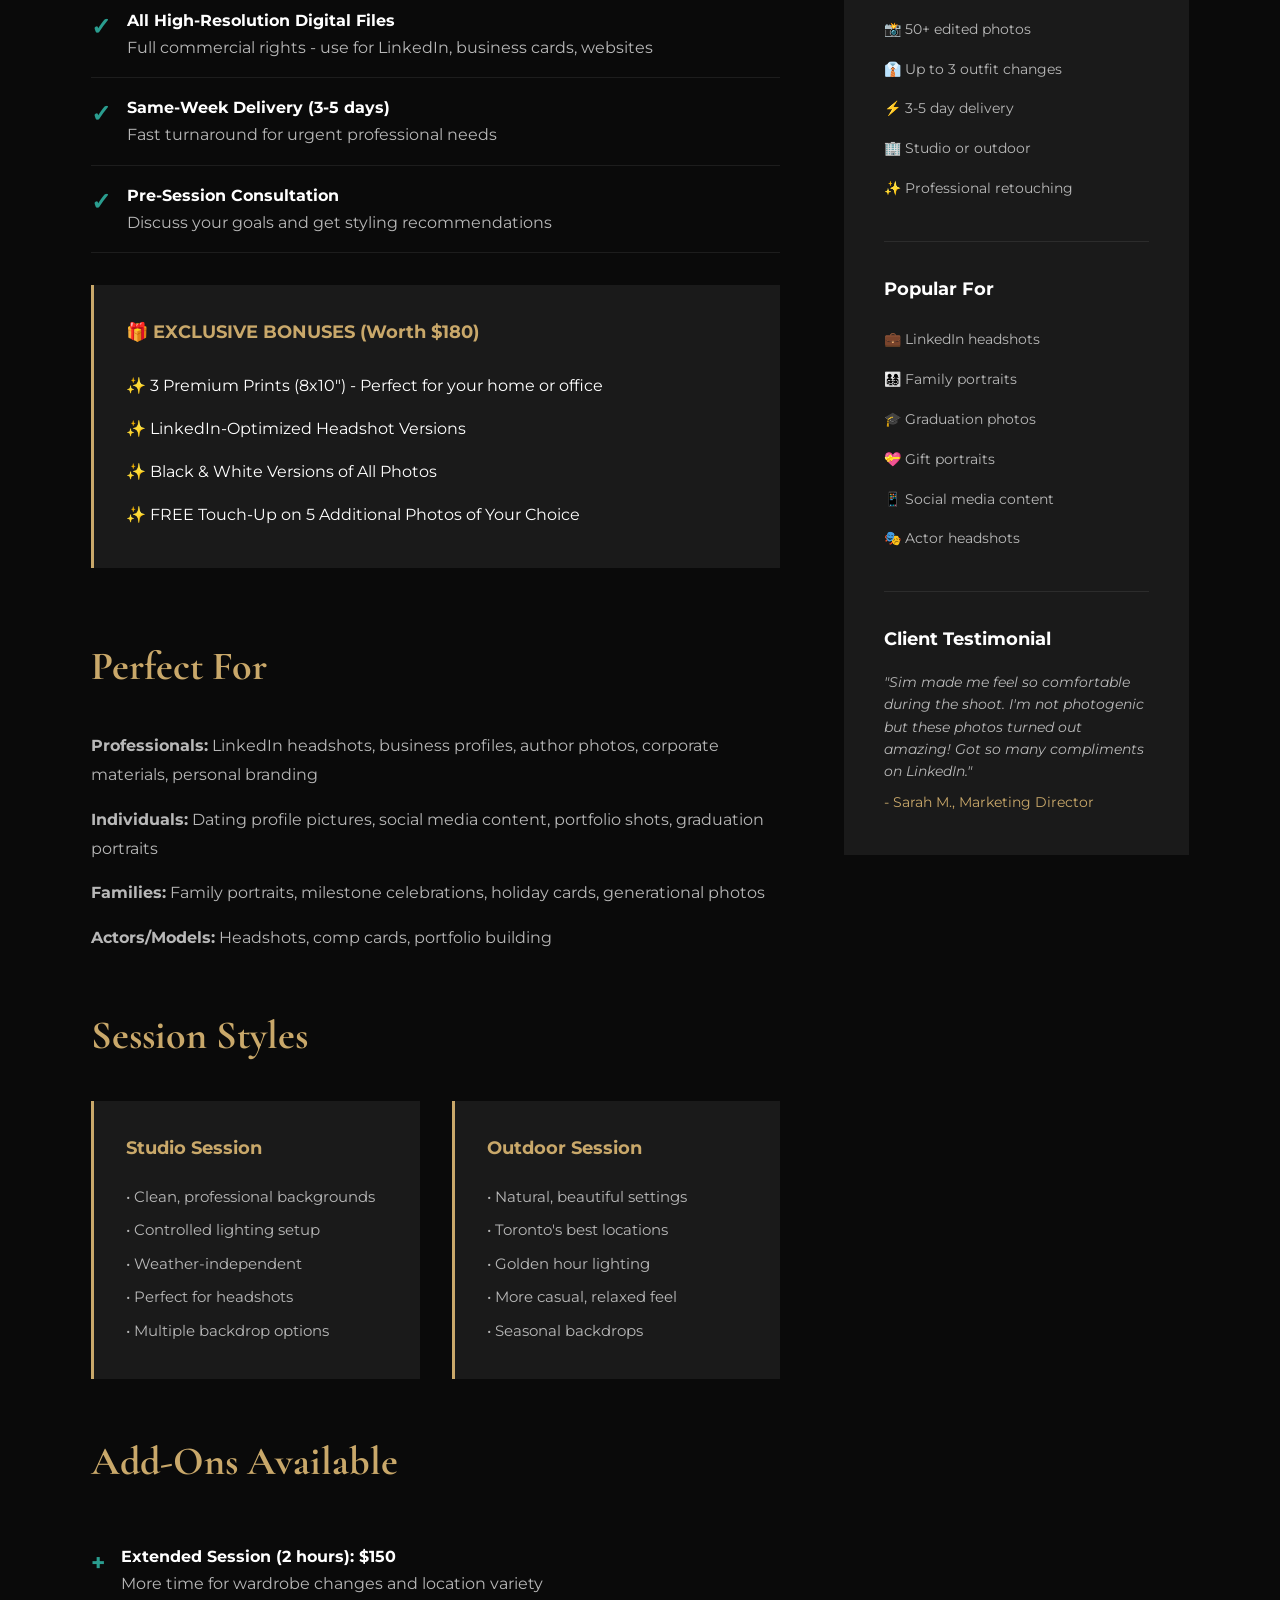
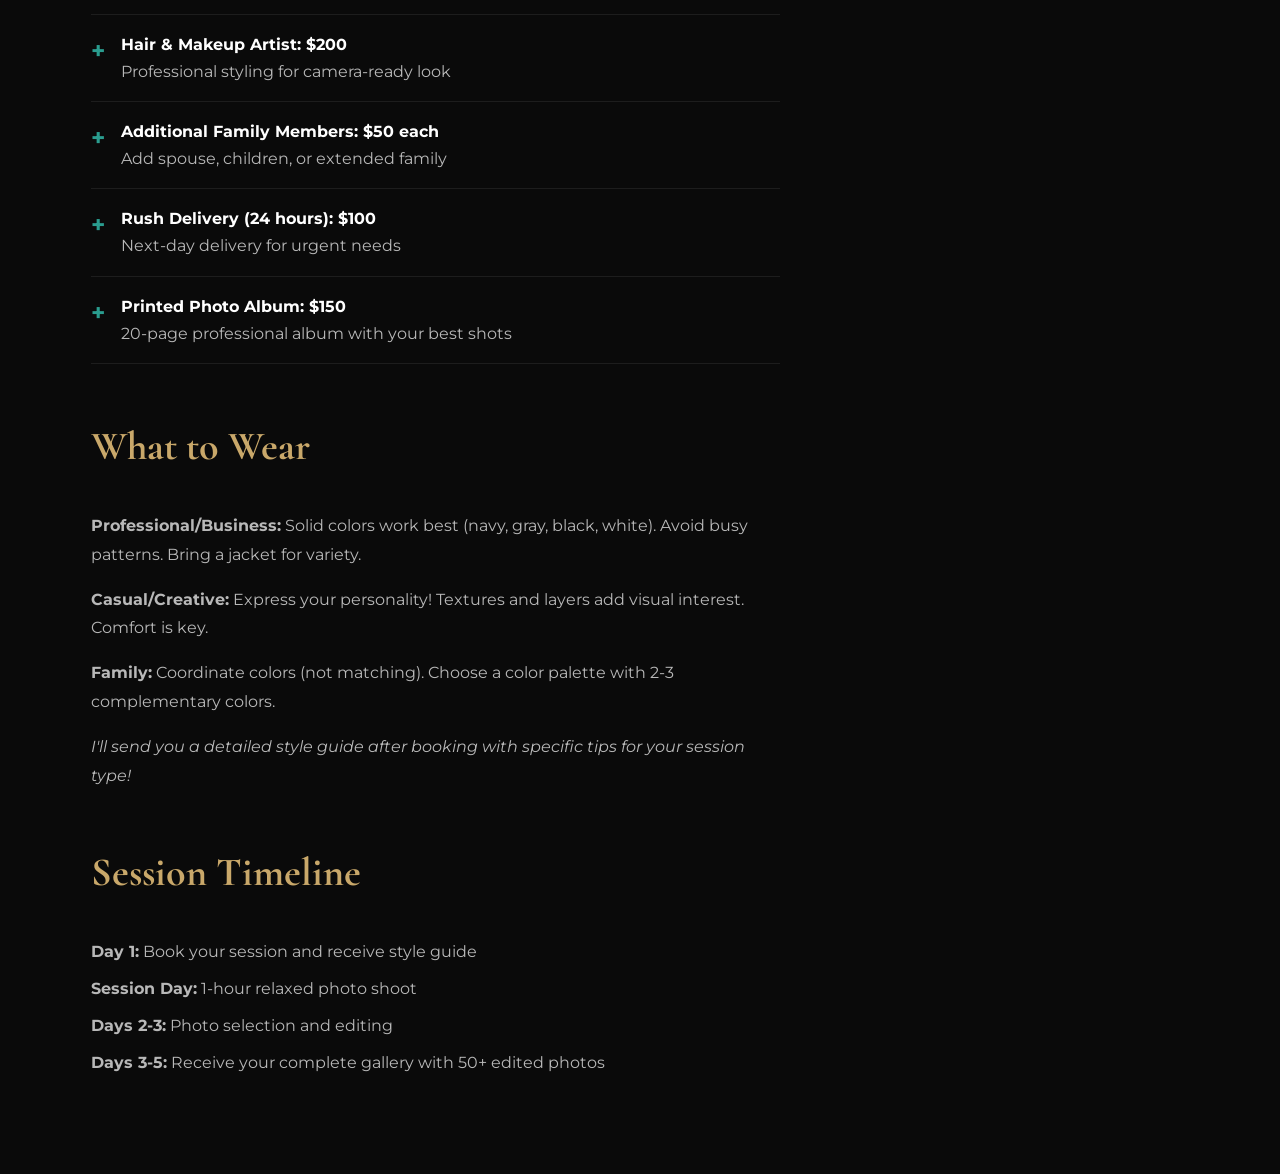
<file: portrait-package.html>
<!DOCTYPE html>
<html lang="en">
<head>
    <meta charset="UTF-8">
    <meta name="viewport" content="width=device-width, initial-scale=1.0">
    <title>Portrait Photography Package - 50% OFF | Capture by HS</title>
    <link rel="icon" href="Logo.jpg">
    <link href="https://fonts.googleapis.com/css2?family=Cormorant+Garamond:wght@300;400;500;600;700&family=Montserrat:wght@300;400;500;600;700&display=swap" rel="stylesheet">
    
    <style>
        * { margin: 0; padding: 0; box-sizing: border-box; }
        
        :root {
            --primary: #0a0a0a;
            --secondary: #1a1a1a;
            --accent: #C9A86A;
            --red: #E63946;
            --green: #2A9D8F;
        }

        body {
            font-family: 'Montserrat', sans-serif;
            background: var(--primary);
            color: #fff;
            line-height: 1.7;
        }

        nav {
            position: fixed;
            top: 0;
            width: 100%;
            background: rgba(10,10,10,0.98);
            backdrop-filter: blur(20px);
            z-index: 1000;
            border-bottom: 1px solid rgba(255,255,255,0.08);
            padding: 1rem 0;
        }

        .nav-container {
            max-width: 1400px;
            margin: 0 auto;
            padding: 0 4%;
            display: flex;
            justify-content: space-between;
            align-items: center;
        }

        .brand {
            display: flex;
            align-items: center;
            gap: 15px;
            text-decoration: none;
            color: #fff;
        }

        .brand img { width: 45px; height: 45px; }

        .brand-name {
            font-family: 'Cormorant Garamond', serif;
            font-size: 1.4rem;
            font-weight: 600;
            letter-spacing: 2px;
        }

        .nav-menu {
            display: flex;
            list-style: none;
            gap: 2.5rem;
            align-items: center;
        }

        .nav-link {
            color: #b8b8b8;
            text-decoration: none;
            font-size: 0.875rem;
            font-weight: 500;
            letter-spacing: 1.5px;
            text-transform: uppercase;
            transition: 0.3s;
        }

        .nav-link:hover { color: var(--accent); }

        .discount-badge {
            background: var(--red);
            color: #fff;
            padding: 0.5rem 1rem;
            font-size: 0.75rem;
            font-weight: 700;
            letter-spacing: 1px;
            border-radius: 20px;
        }

        .package-hero {
            padding: 12rem 4% 6rem;
            background: linear-gradient(135deg, #000, #1a1a1a);
            text-align: center;
        }

        .back-link {
            display: inline-block;
            color: var(--accent);
            text-decoration: none;
            margin-bottom: 2rem;
            font-size: 0.875rem;
            letter-spacing: 1px;
        }

        .package-hero h1 {
            font-family: 'Cormorant Garamond', serif;
            font-size: clamp(3rem, 8vw, 6rem);
            font-weight: 300;
            margin-bottom: 1.5rem;
        }

        .price-display {
            margin: 2rem 0;
        }

        .original { 
            text-decoration: line-through;
            color: #666;
            font-size: 2rem;
            margin-right: 1.5rem;
        }

        .discount {
            font-size: 4rem;
            color: var(--accent);
            font-weight: 700;
        }

        .save-badge {
            display: inline-block;
            background: var(--green);
            color: #fff;
            padding: 1rem 2rem;
            font-size: 1.25rem;
            font-weight: 700;
            margin-top: 1rem;
        }

        .package-details {
            max-width: 1200px;
            margin: 0 auto;
            padding: 6rem 4%;
        }

        .details-grid {
            display: grid;
            grid-template-columns: 2fr 1fr;
            gap: 4rem;
        }

        .section-title {
            font-family: 'Cormorant Garamond', serif;
            font-size: 2.5rem;
            margin-bottom: 2rem;
            color: var(--accent);
        }

        .included-list {
            list-style: none;
            margin: 2rem 0;
        }

        .included-list li {
            padding: 1rem 0;
            border-bottom: 1px solid rgba(255,255,255,0.08);
            display: flex;
            align-items: flex-start;
            gap: 1rem;
        }

        .check {
            color: var(--green);
            font-size: 1.5rem;
            font-weight: 700;
        }

        .bonus {
            background: var(--secondary);
            padding: 2rem;
            border-left: 3px solid var(--accent);
            margin: 2rem 0;
        }

        .bonus-title {
            color: var(--accent);
            font-weight: 700;
            margin-bottom: 1rem;
            font-size: 1.125rem;
        }

        .sidebar {
            background: var(--secondary);
            padding: 2.5rem;
            height: fit-content;
            position: sticky;
            top: 100px;
        }

        .btn {
            display: block;
            width: 100%;
            padding: 1.2rem;
            background: var(--accent);
            color: #000;
            text-decoration: none;
            font-weight: 700;
            letter-spacing: 2px;
            text-transform: uppercase;
            margin: 1rem 0;
            transition: 0.3s;
            text-align: center;
        }

        .btn:hover {
            background: var(--red);
            color: #fff;
        }

        .guarantee {
            text-align: center;
            margin-top: 2rem;
            padding-top: 2rem;
            border-top: 1px solid rgba(255,255,255,0.08);
            color: #b8b8b8;
            font-size: 0.875rem;
        }

        @media (max-width: 1024px) {
            .details-grid {
                grid-template-columns: 1fr;
            }
            
            .sidebar {
                position: relative;
                top: 0;
            }
        }
    </style>
</head>
<body>
    <nav>
        <div class="nav-container">
            <a href="index.html" class="brand">
                <img src="Logo.jpg" alt="Logo" onerror="this.style.display='none'">
                <span class="brand-name">CAPTURE BY HS</span>
            </a>

            <ul class="nav-menu">
                <li><a href="index.html" class="nav-link">Home</a></li>
                <li><a href="index.html#packages" class="nav-link">Packages</a></li>
                <li><a href="pricing-calculator.html" class="nav-link">Calculator</a></li>
                <li><a href="contact.html" class="nav-link">Contact</a></li>
                <li><span class="discount-badge">50% OFF</span></li>
            </ul>
        </div>
    </nav>

    <section class="package-hero">
        <a href="index.html#packages" class="back-link">← Back to All Packages</a>
        <h1>📸 Portrait Photography</h1>
        <p style="font-size: 1.25rem; color: #b8b8b8; margin-bottom: 2rem;">
            Professional portraits for individuals, families, and professionals
        </p>
        
        <div class="price-display">
            <span class="original">$500</span>
            <span class="discount">$250</span>
        </div>
        <div class="save-badge">🎉 SAVE $250 - LIMITED TIME OFFER</div>
        <p style="color: #666; font-size: 0.875rem; margin-top: 1.5rem; font-style: italic;">
            * All rates are subject to change based on specific requirements and customization needs
        </p>
    </section>

    <section class="package-details">
        <div class="details-grid">
            <div>
                <h2 class="section-title">What's Included</h2>
                
                <ul class="included-list">
                    <li>
                        <span class="check">✓</span>
                        <div>
                            <strong>1 Hour Photo Session</strong><br>
                            <span style="color: #b8b8b8;">Studio or outdoor location - your choice for perfect lighting</span>
                        </div>
                    </li>
                    <li>
                        <span class="check">✓</span>
                        <div>
                            <strong>50+ Professionally Edited Photos</strong><br>
                            <span style="color: #b8b8b8;">High-resolution images with professional retouching and color correction</span>
                        </div>
                    </li>
                    <li>
                        <span class="check">✓</span>
                        <div>
                            <strong>Multiple Outfit Changes (Up to 3)</strong><br>
                            <span style="color: #b8b8b8;">Bring different looks for variety in your final gallery</span>
                        </div>
                    </li>
                    <li>
                        <span class="check">✓</span>
                        <div>
                            <strong>Professional Posing Direction</strong><br>
                            <span style="color: #b8b8b8;">Expert guidance to look your best - no awkward poses!</span>
                        </div>
                    </li>
                    <li>
                        <span class="check">✓</span>
                        <div>
                            <strong>Studio or Outdoor Options</strong><br>
                            <span style="color: #b8b8b8;">Clean studio backdrop or beautiful Toronto outdoor locations</span>
                        </div>
                    </li>
                    <li>
                        <span class="check">✓</span>
                        <div>
                            <strong>Advanced Retouching</strong><br>
                            <span style="color: #b8b8b8;">Skin smoothing, blemish removal, teeth whitening included</span>
                        </div>
                    </li>
                    <li>
                        <span class="check">✓</span>
                        <div>
                            <strong>All High-Resolution Digital Files</strong><br>
                            <span style="color: #b8b8b8;">Full commercial rights - use for LinkedIn, business cards, websites</span>
                        </div>
                    </li>
                    <li>
                        <span class="check">✓</span>
                        <div>
                            <strong>Same-Week Delivery (3-5 days)</strong><br>
                            <span style="color: #b8b8b8;">Fast turnaround for urgent professional needs</span>
                        </div>
                    </li>
                    <li>
                        <span class="check">✓</span>
                        <div>
                            <strong>Pre-Session Consultation</strong><br>
                            <span style="color: #b8b8b8;">Discuss your goals and get styling recommendations</span>
                        </div>
                    </li>
                </ul>

                <div class="bonus">
                    <div class="bonus-title">🎁 EXCLUSIVE BONUSES (Worth $180)</div>
                    <ul style="list-style: none; margin-top: 1rem;">
                        <li style="padding: 0.5rem 0;">✨ 3 Premium Prints (8x10") - Perfect for your home or office</li>
                        <li style="padding: 0.5rem 0;">✨ LinkedIn-Optimized Headshot Versions</li>
                        <li style="padding: 0.5rem 0;">✨ Black & White Versions of All Photos</li>
                        <li style="padding: 0.5rem 0;">✨ FREE Touch-Up on 5 Additional Photos of Your Choice</li>
                    </ul>
                </div>

                <h2 class="section-title" style="margin-top: 4rem;">Perfect For</h2>
                <div style="color: #b8b8b8; line-height: 1.8;">
                    <p style="margin-bottom: 1rem;"><strong>Professionals:</strong> LinkedIn headshots, business profiles, author photos, corporate materials, personal branding</p>
                    <p style="margin-bottom: 1rem;"><strong>Individuals:</strong> Dating profile pictures, social media content, portfolio shots, graduation portraits</p>
                    <p style="margin-bottom: 1rem;"><strong>Families:</strong> Family portraits, milestone celebrations, holiday cards, generational photos</p>
                    <p style="margin-bottom: 1rem;"><strong>Actors/Models:</strong> Headshots, comp cards, portfolio building</p>
                </div>

                <h2 class="section-title" style="margin-top: 3rem;">Session Styles</h2>
                <div style="display: grid; grid-template-columns: 1fr 1fr; gap: 2rem; margin: 2rem 0;">
                    <div style="background: var(--secondary); padding: 2rem; border-left: 3px solid var(--accent);">
                        <h4 style="color: var(--accent); margin-bottom: 1rem; font-size: 1.125rem;">Studio Session</h4>
                        <ul style="color: #b8b8b8; list-style: none; font-size: 0.9375rem;">
                            <li style="padding: 0.25rem 0;">• Clean, professional backgrounds</li>
                            <li style="padding: 0.25rem 0;">• Controlled lighting setup</li>
                            <li style="padding: 0.25rem 0;">• Weather-independent</li>
                            <li style="padding: 0.25rem 0;">• Perfect for headshots</li>
                            <li style="padding: 0.25rem 0;">• Multiple backdrop options</li>
                        </ul>
                    </div>
                    <div style="background: var(--secondary); padding: 2rem; border-left: 3px solid var(--accent);">
                        <h4 style="color: var(--accent); margin-bottom: 1rem; font-size: 1.125rem;">Outdoor Session</h4>
                        <ul style="color: #b8b8b8; list-style: none; font-size: 0.9375rem;">
                            <li style="padding: 0.25rem 0;">• Natural, beautiful settings</li>
                            <li style="padding: 0.25rem 0;">• Toronto's best locations</li>
                            <li style="padding: 0.25rem 0;">• Golden hour lighting</li>
                            <li style="padding: 0.25rem 0;">• More casual, relaxed feel</li>
                            <li style="padding: 0.25rem 0;">• Seasonal backdrops</li>
                        </ul>
                    </div>
                </div>

                <h2 class="section-title" style="margin-top: 3rem;">Add-Ons Available</h2>
                <ul class="included-list">
                    <li>
                        <span class="check">+</span>
                        <div>
                            <strong>Extended Session (2 hours): $150</strong><br>
                            <span style="color: #b8b8b8;">More time for wardrobe changes and location variety</span>
                        </div>
                    </li>
                    <li>
                        <span class="check">+</span>
                        <div>
                            <strong>Hair & Makeup Artist: $200</strong><br>
                            <span style="color: #b8b8b8;">Professional styling for camera-ready look</span>
                        </div>
                    </li>
                    <li>
                        <span class="check">+</span>
                        <div>
                            <strong>Additional Family Members: $50 each</strong><br>
                            <span style="color: #b8b8b8;">Add spouse, children, or extended family</span>
                        </div>
                    </li>
                    <li>
                        <span class="check">+</span>
                        <div>
                            <strong>Rush Delivery (24 hours): $100</strong><br>
                            <span style="color: #b8b8b8;">Next-day delivery for urgent needs</span>
                        </div>
                    </li>
                    <li>
                        <span class="check">+</span>
                        <div>
                            <strong>Printed Photo Album: $150</strong><br>
                            <span style="color: #b8b8b8;">20-page professional album with your best shots</span>
                        </div>
                    </li>
                </ul>

                <h2 class="section-title" style="margin-top: 3rem;">What to Wear</h2>
                <div style="color: #b8b8b8; line-height: 1.8;">
                    <p style="margin-bottom: 1rem;"><strong>Professional/Business:</strong> Solid colors work best (navy, gray, black, white). Avoid busy patterns. Bring a jacket for variety.</p>
                    <p style="margin-bottom: 1rem;"><strong>Casual/Creative:</strong> Express your personality! Textures and layers add visual interest. Comfort is key.</p>
                    <p style="margin-bottom: 1rem;"><strong>Family:</strong> Coordinate colors (not matching). Choose a color palette with 2-3 complementary colors.</p>
                    <p style="margin-bottom: 1rem;"><em>I'll send you a detailed style guide after booking with specific tips for your session type!</em></p>
                </div>

                <h2 class="section-title" style="margin-top: 3rem;">Session Timeline</h2>
                <div style="color: #b8b8b8; line-height: 1.8;">
                    <p><strong>Day 1:</strong> Book your session and receive style guide</p>
                    <p style="margin-top: 0.5rem;"><strong>Session Day:</strong> 1-hour relaxed photo shoot</p>
                    <p style="margin-top: 0.5rem;"><strong>Days 2-3:</strong> Photo selection and editing</p>
                    <p style="margin-top: 0.5rem;"><strong>Days 3-5:</strong> Receive your complete gallery with 50+ edited photos</p>
                </div>
            </div>

            <div class="sidebar">
                <div style="text-align: center;">
                    <h3 style="margin-bottom: 1.5rem;">Ready to Book?</h3>
                    <p style="color: #b8b8b8; margin-bottom: 2rem; font-size: 0.9375rem;">
                        Perfect for professionals, families, and anyone wanting updated portraits.
                    </p>
                    
                    <a href="mailto:info@capturebyhs.ca?subject=Portrait Photography Booking" class="btn">Book Now - $250</a>
                    <a href="tel:+16473546822" class="btn" style="background: transparent; border: 2px solid var(--accent); color: var(--accent);">Call: (647) 354-6822</a>
                    
                    <div class="guarantee">
                        <strong style="color: var(--accent);">100% Satisfaction Guarantee</strong><br>
                        Not happy with your photos? We'll re-shoot for free.
                    </div>
                </div>

                <div style="margin-top: 2rem; padding-top: 2rem; border-top: 1px solid rgba(255,255,255,0.08);">
                    <h4 style="margin-bottom: 1rem; font-size: 1.125rem;">Session Details</h4>
                    <ul style="list-style: none; color: #b8b8b8; font-size: 0.875rem;">
                        <li style="padding: 0.5rem 0;">⏰ 1 hour session</li>
                        <li style="padding: 0.5rem 0;">📸 50+ edited photos</li>
                        <li style="padding: 0.5rem 0;">👔 Up to 3 outfit changes</li>
                        <li style="padding: 0.5rem 0;">⚡ 3-5 day delivery</li>
                        <li style="padding: 0.5rem 0;">🏢 Studio or outdoor</li>
                        <li style="padding: 0.5rem 0;">✨ Professional retouching</li>
                    </ul>
                </div>

                <div style="margin-top: 2rem; padding-top: 2rem; border-top: 1px solid rgba(255,255,255,0.08);">
                    <h4 style="margin-bottom: 1rem; font-size: 1.125rem;">Popular For</h4>
                    <ul style="list-style: none; color: #b8b8b8; font-size: 0.875rem;">
                        <li style="padding: 0.5rem 0;">💼 LinkedIn headshots</li>
                        <li style="padding: 0.5rem 0;">👨‍👩‍👧‍👦 Family portraits</li>
                        <li style="padding: 0.5rem 0;">🎓 Graduation photos</li>
                        <li style="padding: 0.5rem 0;">💝 Gift portraits</li>
                        <li style="padding: 0.5rem 0;">📱 Social media content</li>
                        <li style="padding: 0.5rem 0;">🎭 Actor headshots</li>
                    </ul>
                </div>

                <div style="margin-top: 2rem; padding-top: 2rem; border-top: 1px solid rgba(255,255,255,0.08);">
                    <h4 style="margin-bottom: 1rem; font-size: 1.125rem;">Client Testimonial</h4>
                    <p style="color: #b8b8b8; font-size: 0.875rem; line-height: 1.6; font-style: italic;">
                        "Sim made me feel so comfortable during the shoot. I'm not photogenic but these photos turned out amazing! Got so many compliments on LinkedIn."
                    </p>
                    <p style="color: var(--accent); margin-top: 0.5rem; font-size: 0.875rem;">- Sarah M., Marketing Director</p>
                </div>
            </div>
        </div>
    </section>

    <script>
        console.log('%c📸 Portrait Package - 50% OFF', 'font-size: 16px; color: #C9A86A; font-weight: bold;');
    </script>
</body>
</html>
</file>
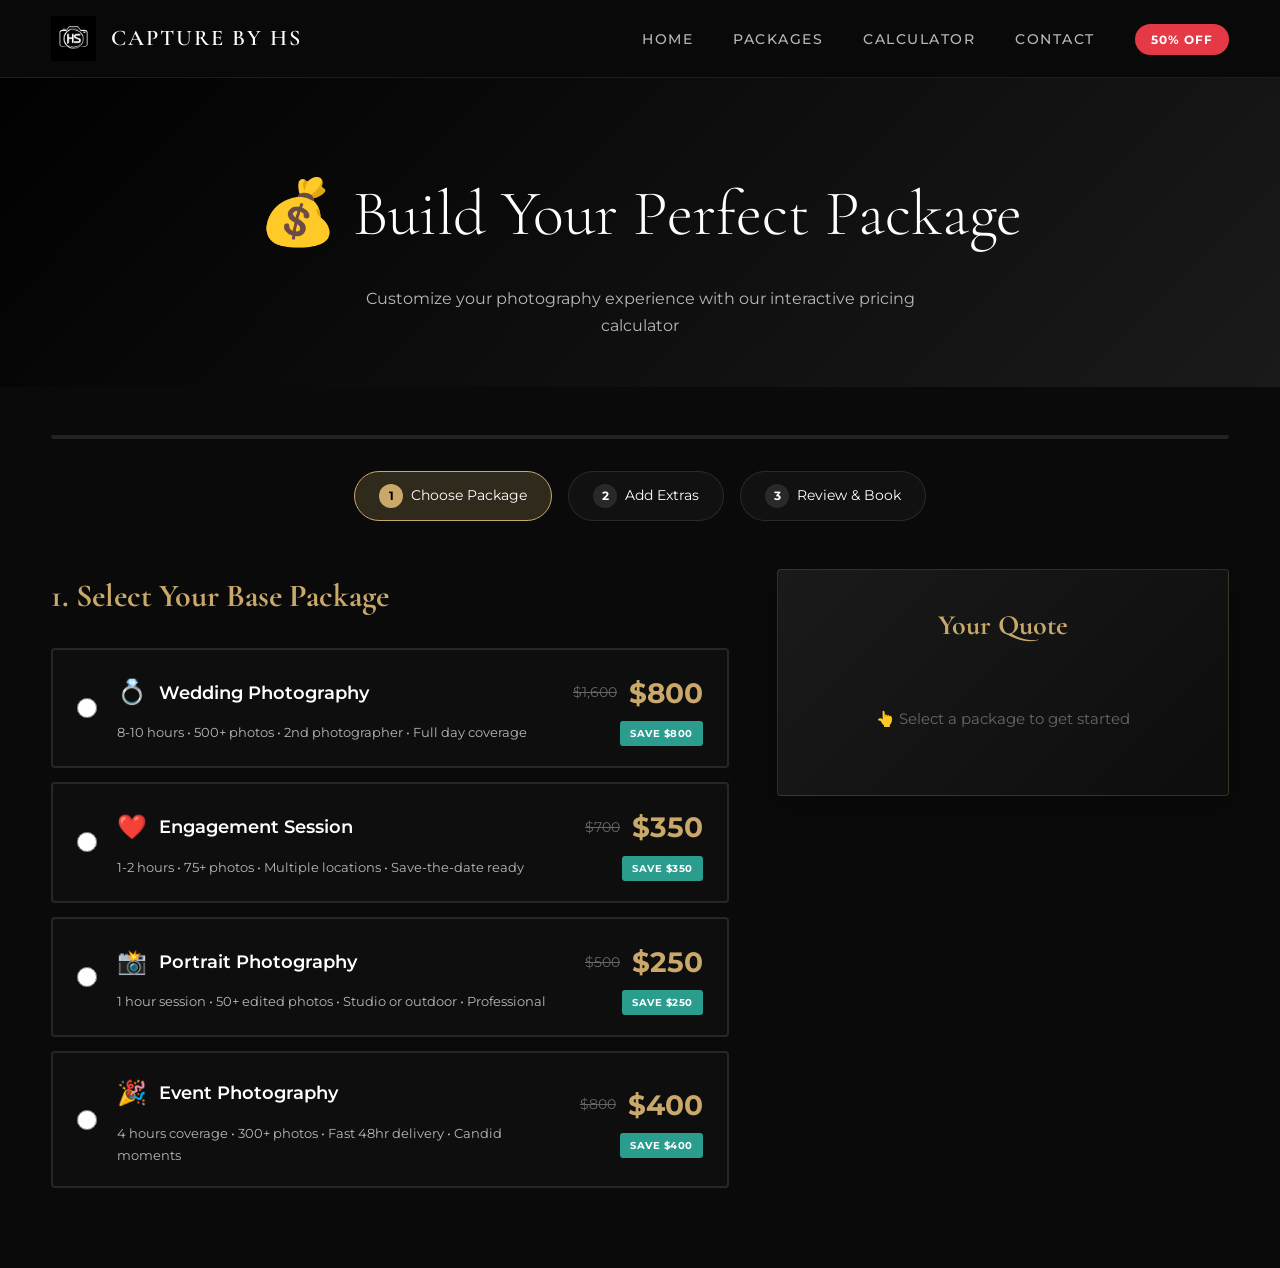
<file: pricing-calculator.html>
<!DOCTYPE html>
<html lang="en">
<head>
    <meta charset="UTF-8">
    <meta name="viewport" content="width=device-width, initial-scale=1.0">
    <title>Pricing Calculator | Capture by HS</title>
    <link rel="icon" href="Logo.jpg">
    <link href="https://fonts.googleapis.com/css2?family=Cormorant+Garamond:wght@300;400;500;600;700&family=Montserrat:wght@300;400;500;600;700&display=swap" rel="stylesheet">
    
    <style>
        * { margin: 0; padding: 0; box-sizing: border-box; }
        
        :root {
            --primary: #0a0a0a;
            --secondary: #1a1a1a;
            --accent: #C9A86A;
            --red: #E63946;
            --green: #2A9D8F;
        }

        body {
            font-family: 'Montserrat', sans-serif;
            background: var(--primary);
            color: #fff;
            line-height: 1.7;
        }

        nav {
            position: fixed;
            top: 0;
            width: 100%;
            background: rgba(10,10,10,0.98);
            backdrop-filter: blur(20px);
            z-index: 1000;
            border-bottom: 1px solid rgba(255,255,255,0.08);
            padding: 1rem 0;
        }

        .nav-container {
            max-width: 1400px;
            margin: 0 auto;
            padding: 0 4%;
            display: flex;
            justify-content: space-between;
            align-items: center;
        }

        .brand {
            display: flex;
            align-items: center;
            gap: 15px;
            text-decoration: none;
            color: #fff;
        }

        .brand img { width: 45px; height: 45px; }

        .brand-name {
            font-family: 'Cormorant Garamond', serif;
            font-size: 1.4rem;
            font-weight: 600;
            letter-spacing: 2px;
        }

        .nav-menu {
            display: flex;
            list-style: none;
            gap: 2.5rem;
            align-items: center;
        }

        .nav-link {
            color: #b8b8b8;
            text-decoration: none;
            font-size: 0.875rem;
            font-weight: 500;
            letter-spacing: 1.5px;
            text-transform: uppercase;
            transition: 0.3s;
        }

        .nav-link:hover { color: var(--accent); }

        .discount-badge {
            background: var(--red);
            color: #fff;
            padding: 0.5rem 1rem;
            font-size: 0.75rem;
            font-weight: 700;
            letter-spacing: 1px;
            border-radius: 20px;
            animation: pulse 2s infinite;
        }

        @keyframes pulse {
            0%, 100% { transform: scale(1); }
            50% { transform: scale(1.05); }
        }

        .calc-hero {
            padding: 10rem 4% 3rem;
            background: linear-gradient(135deg, #000, #1a1a1a);
            text-align: center;
        }

        .calc-hero h1 {
            font-family: 'Cormorant Garamond', serif;
            font-size: clamp(2.5rem, 6vw, 4rem);
            font-weight: 300;
            margin-bottom: 1rem;
        }

        .calc-hero p {
            font-size: 1rem;
            color: #b8b8b8;
            max-width: 600px;
            margin: 0 auto;
        }

        .calculator-wrapper {
            max-width: 1400px;
            margin: 0 auto;
            padding: 3rem 4%;
        }

        .progress-bar {
            width: 100%;
            height: 4px;
            background: rgba(255,255,255,0.1);
            margin-bottom: 2rem;
            position: relative;
            overflow: hidden;
            border-radius: 2px;
        }

        .progress-fill {
            height: 100%;
            background: linear-gradient(90deg, var(--accent), var(--green));
            transition: width 0.5s ease;
            width: 0%;
        }

        .step-indicator {
            display: flex;
            justify-content: center;
            gap: 1rem;
            margin-bottom: 3rem;
        }

        .step {
            display: flex;
            align-items: center;
            gap: 0.5rem;
            padding: 0.75rem 1.5rem;
            background: rgba(255,255,255,0.03);
            border: 1px solid rgba(255,255,255,0.1);
            border-radius: 50px;
            font-size: 0.875rem;
            transition: 0.3s;
        }

        .step.active {
            background: rgba(201,168,106,0.2);
            border-color: var(--accent);
        }

        .step-number {
            width: 24px;
            height: 24px;
            background: rgba(255,255,255,0.1);
            border-radius: 50%;
            display: flex;
            align-items: center;
            justify-content: center;
            font-size: 0.75rem;
            font-weight: 700;
        }

        .step.active .step-number {
            background: var(--accent);
            color: #000;
        }

        .calc-container {
            display: grid;
            grid-template-columns: 1.5fr 1fr;
            gap: 3rem;
        }

        .section-title {
            font-family: 'Cormorant Garamond', serif;
            font-size: 2rem;
            margin-bottom: 1.5rem;
            color: var(--accent);
        }

        /* FIXED: Compact Package Selection - Radio Button Style */
        .package-selection {
            display: grid;
            gap: 0.875rem;
            margin-bottom: 2rem;
        }

        .package-option {
            background: rgba(255,255,255,0.02);
            border: 2px solid rgba(255,255,255,0.1);
            padding: 1.25rem 1.5rem;
            cursor: pointer;
            transition: all 0.3s;
            display: grid;
            grid-template-columns: auto 1fr auto;
            gap: 1.25rem;
            align-items: center;
            border-radius: 4px;
        }

        .package-option:hover {
            background: rgba(255,255,255,0.05);
            border-color: rgba(201,168,106,0.3);
            transform: translateX(5px);
        }

        .package-option.selected {
            background: rgba(201,168,106,0.15);
            border-color: var(--accent);
            box-shadow: 0 4px 15px rgba(201,168,106,0.2);
        }

        .package-option input[type="radio"] {
            width: 20px;
            height: 20px;
            cursor: pointer;
            accent-color: var(--accent);
        }

        .package-info {
            flex: 1;
        }

        .package-header {
            display: flex;
            align-items: center;
            gap: 0.75rem;
            margin-bottom: 0.5rem;
        }

        .package-icon {
            font-size: 1.5rem;
        }

        .package-name {
            font-size: 1.125rem;
            font-weight: 600;
            color: #fff;
        }

        .package-desc {
            color: #b8b8b8;
            font-size: 0.8125rem;
            margin-top: 0.25rem;
        }

        .package-pricing {
            display: flex;
            flex-direction: column;
            align-items: flex-end;
            gap: 0.25rem;
        }

        .price-row {
            display: flex;
            align-items: center;
            gap: 0.75rem;
        }

        .original-price {
            text-decoration: line-through;
            color: #666;
            font-size: 0.875rem;
        }

        .discount-price {
            font-size: 1.75rem;
            color: var(--accent);
            font-weight: 700;
        }

        .package-save {
            background: var(--green);
            color: #fff;
            padding: 0.25rem 0.625rem;
            font-size: 0.625rem;
            font-weight: 700;
            letter-spacing: 0.5px;
            border-radius: 3px;
        }

        /* Add-ons Section */
        .addons-section {
            margin-top: 2rem;
            padding-top: 2rem;
            border-top: 1px solid rgba(255,255,255,0.1);
        }

        .addon-grid {
            display: grid;
            gap: 0.75rem;
        }

        .addon-item {
            background: rgba(255,255,255,0.02);
            border: 1px solid rgba(255,255,255,0.08);
            padding: 1rem 1.25rem;
            display: grid;
            grid-template-columns: auto 1fr auto;
            gap: 1rem;
            align-items: center;
            transition: 0.3s;
            cursor: pointer;
            border-radius: 4px;
        }

        .addon-item:hover {
            background: rgba(255,255,255,0.05);
            border-color: rgba(201,168,106,0.3);
        }

        .addon-checkbox {
            width: 18px;
            height: 18px;
            cursor: pointer;
            accent-color: var(--accent);
        }

        .addon-info {
            display: flex;
            flex-direction: column;
            gap: 0.25rem;
        }

        .addon-name {
            font-weight: 600;
            font-size: 0.9375rem;
        }

        .addon-desc {
            color: #b8b8b8;
            font-size: 0.8125rem;
        }

        .addon-price {
            color: var(--accent);
            font-weight: 600;
            font-size: 1rem;
        }

        /* Summary Sidebar */
        .summary-sidebar {
            position: sticky;
            top: 120px;
            height: fit-content;
        }

        .summary-card {
            background: linear-gradient(135deg, var(--secondary), #0d0d0d);
            border: 1px solid rgba(201,168,106,0.2);
            padding: 2rem;
            box-shadow: 0 10px 40px rgba(0,0,0,0.3);
            border-radius: 4px;
        }

        .summary-title {
            font-family: 'Cormorant Garamond', serif;
            font-size: 1.75rem;
            margin-bottom: 1.5rem;
            text-align: center;
            color: var(--accent);
        }

        .summary-empty {
            text-align: center;
            color: #666;
            padding: 2rem 0;
            font-size: 0.9375rem;
        }

        .summary-items {
            margin-bottom: 1.5rem;
        }

        .summary-item {
            display: flex;
            justify-content: space-between;
            padding: 0.75rem 0;
            border-bottom: 1px solid rgba(255,255,255,0.05);
            font-size: 0.9375rem;
        }

        .summary-item-name {
            color: #b8b8b8;
            flex: 1;
        }

        .summary-item-price {
            color: #fff;
            font-weight: 600;
            margin-left: 1rem;
        }

        .summary-total {
            padding: 1.5rem 0;
            border-top: 2px solid rgba(201,168,106,0.3);
            margin-top: 1rem;
        }

        .total-row {
            display: flex;
            justify-content: space-between;
            align-items: center;
        }

        .total-label {
            font-size: 1.125rem;
            font-weight: 600;
        }

        .total-price {
            font-family: 'Cormorant Garamond', serif;
            font-size: 2.5rem;
            color: var(--accent);
            font-weight: 700;
        }

        .savings-badge {
            background: var(--green);
            color: #fff;
            padding: 0.875rem;
            text-align: center;
            margin: 1.5rem 0;
            font-weight: 700;
            font-size: 0.9375rem;
            border-radius: 4px;
        }

        .cta-buttons {
            display: flex;
            flex-direction: column;
            gap: 0.875rem;
        }

        .cta-btn {
            padding: 1rem;
            text-align: center;
            text-decoration: none;
            font-weight: 700;
            font-size: 0.875rem;
            letter-spacing: 1.5px;
            text-transform: uppercase;
            transition: 0.3s;
            border: 2px solid;
            border-radius: 4px;
        }

        .cta-primary {
            background: var(--accent);
            color: #000;
            border-color: var(--accent);
        }

        .cta-primary:hover {
            background: var(--red);
            border-color: var(--red);
            color: #fff;
            transform: translateY(-2px);
            box-shadow: 0 6px 20px rgba(230,57,70,0.3);
        }

        .cta-secondary {
            background: transparent;
            color: var(--accent);
            border-color: var(--accent);
        }

        .cta-secondary:hover {
            background: var(--accent);
            color: #000;
        }

        .summary-note {
            text-align: center;
            color: #666;
            font-size: 0.75rem;
            margin-top: 1rem;
            font-style: italic;
        }

        @media (max-width: 1024px) {
            .calc-container {
                grid-template-columns: 1fr;
            }

            .summary-sidebar {
                position: relative;
                top: 0;
            }

            .step-indicator {
                flex-wrap: wrap;
            }
        }

        @media (max-width: 768px) {
            .package-option {
                grid-template-columns: auto 1fr;
                gap: 1rem;
            }

            .package-pricing {
                grid-column: 2;
                align-items: flex-start;
                margin-top: 0.5rem;
            }

            .addon-item {
                grid-template-columns: auto 1fr;
                gap: 0.75rem;
            }

            .addon-price {
                grid-column: 2;
                text-align: right;
            }
        }
    </style>
</head>
<body>
    <nav>
        <div class="nav-container">
            <a href="index.html" class="brand">
                <img src="Logo.jpg" alt="Logo" onerror="this.style.display='none'">
                <span class="brand-name">CAPTURE BY HS</span>
            </a>

            <ul class="nav-menu">
                <li><a href="index.html" class="nav-link">Home</a></li>
                <li><a href="index.html#packages" class="nav-link">Packages</a></li>
                <li><a href="pricing-calculator.html" class="nav-link">Calculator</a></li>
                <li><a href="contact.html" class="nav-link">Contact</a></li>
                <li><span class="discount-badge">50% OFF</span></li>
            </ul>
        </div>
    </nav>

    <section class="calc-hero">
        <h1>💰 Build Your Perfect Package</h1>
        <p>Customize your photography experience with our interactive pricing calculator</p>
    </section>

    <div class="calculator-wrapper">
        <div class="progress-bar">
            <div class="progress-fill" id="progressFill"></div>
        </div>

        <div class="step-indicator">
            <div class="step active" id="step1">
                <div class="step-number">1</div>
                <span>Choose Package</span>
            </div>
            <div class="step" id="step2">
                <div class="step-number">2</div>
                <span>Add Extras</span>
            </div>
            <div class="step" id="step3">
                <div class="step-number">3</div>
                <span>Review & Book</span>
            </div>
        </div>

        <div class="calc-container">
            <div class="calculator-main">
                <h2 class="section-title">1. Select Your Base Package</h2>
                
                <div class="package-selection">
                    <label class="package-option" data-package="wedding">
                        <input type="radio" name="package" value="wedding" data-price="800" data-original="1600">
                        <div class="package-info">
                            <div class="package-header">
                                <span class="package-icon">💍</span>
                                <span class="package-name">Wedding Photography</span>
                            </div>
                            <div class="package-desc">8-10 hours • 500+ photos • 2nd photographer • Full day coverage</div>
                        </div>
                        <div class="package-pricing">
                            <div class="price-row">
                                <span class="original-price">$1,600</span>
                                <span class="discount-price">$800</span>
                            </div>
                            <span class="package-save">SAVE $800</span>
                        </div>
                    </label>

                    <label class="package-option" data-package="engagement">
                        <input type="radio" name="package" value="engagement" data-price="350" data-original="700">
                        <div class="package-info">
                            <div class="package-header">
                                <span class="package-icon">❤️</span>
                                <span class="package-name">Engagement Session</span>
                            </div>
                            <div class="package-desc">1-2 hours • 75+ photos • Multiple locations • Save-the-date ready</div>
                        </div>
                        <div class="package-pricing">
                            <div class="price-row">
                                <span class="original-price">$700</span>
                                <span class="discount-price">$350</span>
                            </div>
                            <span class="package-save">SAVE $350</span>
                        </div>
                    </label>

                    <label class="package-option" data-package="portrait">
                        <input type="radio" name="package" value="portrait" data-price="250" data-original="500">
                        <div class="package-info">
                            <div class="package-header">
                                <span class="package-icon">📸</span>
                                <span class="package-name">Portrait Photography</span>
                            </div>
                            <div class="package-desc">1 hour session • 50+ edited photos • Studio or outdoor • Professional</div>
                        </div>
                        <div class="package-pricing">
                            <div class="price-row">
                                <span class="original-price">$500</span>
                                <span class="discount-price">$250</span>
                            </div>
                            <span class="package-save">SAVE $250</span>
                        </div>
                    </label>

                    <label class="package-option" data-package="event">
                        <input type="radio" name="package" value="event" data-price="400" data-original="800">
                        <div class="package-info">
                            <div class="package-header">
                                <span class="package-icon">🎉</span>
                                <span class="package-name">Event Photography</span>
                            </div>
                            <div class="package-desc">4 hours coverage • 300+ photos • Fast 48hr delivery • Candid moments</div>
                        </div>
                        <div class="package-pricing">
                            <div class="price-row">
                                <span class="original-price">$800</span>
                                <span class="discount-price">$400</span>
                            </div>
                            <span class="package-save">SAVE $400</span>
                        </div>
                    </label>
                </div>

                <div class="addons-section" id="addonsSection" style="display: none;">
                    <h2 class="section-title">2. Enhance Your Package (Optional)</h2>
                    <div class="addon-grid" id="addonGrid"></div>
                </div>
            </div>

            <div class="summary-sidebar">
                <div class="summary-card">
                    <h3 class="summary-title">Your Quote</h3>
                    
                    <div id="summaryContent">
                        <div class="summary-empty">
                            👆 Select a package to get started
                        </div>
                    </div>
                </div>
            </div>
        </div>
    </div>

    <script>
        const packageAddons = {
            wedding: [
                { name: 'Additional Hour', price: 150, desc: 'Extend coverage beyond 10 hours' },
                { name: 'Wedding Album', price: 400, desc: 'Premium 30-page album' },
                { name: 'Drone Photography', price: 250, desc: 'Aerial shots of venue' },
                { name: 'Same-Day Edit', price: 300, desc: 'Sneak peek same day' },
                { name: 'Videography', price: 800, desc: 'Full ceremony video' }
            ],
            engagement: [
                { name: 'Extended Session (3hr)', price: 200, desc: 'More time & locations' },
                { name: 'Extra Location', price: 100, desc: 'Add 3rd location' },
                { name: 'Pet Inclusion', price: 75, desc: 'Bring your furry friend' },
                { name: 'Canvas Print 16x20"', price: 120, desc: 'Ready to hang' },
                { name: 'Premium Album', price: 150, desc: '20-page keepsake album' }
            ],
            portrait: [
                { name: 'Extended Session (2hr)', price: 150, desc: 'More outfit changes' },
                { name: 'Hair & Makeup', price: 200, desc: 'Professional styling' },
                { name: 'Extra Person', price: 50, desc: 'Per additional person' },
                { name: 'Rush Delivery (24hr)', price: 100, desc: 'Next-day delivery' },
                { name: 'Printed Album', price: 150, desc: '20-page album' }
            ],
            event: [
                { name: 'Additional Hour', price: 100, desc: 'Extend coverage per hour' },
                { name: 'Photo Booth', price: 300, desc: 'Fun props & backdrop' },
                { name: '2nd Photographer', price: 200, desc: 'Multiple angles' },
                { name: 'Videography', price: 400, desc: 'Event highlights video' },
                { name: 'Same-Day Edit', price: 150, desc: 'Deliver within 24hrs' }
            ]
        };

        let selectedPackage = null;
        let selectedAddons = [];

        const packageOptions = document.querySelectorAll('.package-option');
        const packageRadios = document.querySelectorAll('input[name="package"]');
        const addonsSection = document.getElementById('addonsSection');
        const addonGrid = document.getElementById('addonGrid');
        const summaryContent = document.getElementById('summaryContent');
        const progressFill = document.getElementById('progressFill');

        packageRadios.forEach((radio, index) => {
            radio.addEventListener('change', () => {
                packageOptions.forEach(opt => opt.classList.remove('selected'));
                packageOptions[index].classList.add('selected');
                
                selectedPackage = {
                    name: packageOptions[index].querySelector('.package-name').textContent,
                    price: parseInt(radio.dataset.price),
                    original: parseInt(radio.dataset.original),
                    type: radio.value
                };

                selectedAddons = [];
                showAddons(radio.value);
                updateProgress();
                updateSummary();

                document.getElementById('step2').classList.add('active');
            });
        });

        function showAddons(packageType) {
            addonsSection.style.display = 'block';
            addonGrid.innerHTML = '';

            const addons = packageAddons[packageType];
            
            addons.forEach((addon, index) => {
                const addonHtml = `
                    <div class="addon-item" onclick="this.querySelector('input').click()">
                        <input type="checkbox" class="addon-checkbox" id="addon-${index}" 
                               data-name="${addon.name}" data-price="${addon.price}">
                        <div class="addon-info">
                            <div class="addon-name">${addon.name}</div>
                            <div class="addon-desc">${addon.desc}</div>
                        </div>
                        <div class="addon-price">+$${addon.price}</div>
                    </div>
                `;
                addonGrid.innerHTML += addonHtml;
            });

            const checkboxes = addonGrid.querySelectorAll('input[type="checkbox"]');
            checkboxes.forEach(checkbox => {
                checkbox.addEventListener('change', (e) => {
                    e.stopPropagation();
                    if (e.target.checked) {
                        selectedAddons.push({
                            name: e.target.dataset.name,
                            price: parseInt(e.target.dataset.price)
                        });
                        document.getElementById('step3').classList.add('active');
                    } else {
                        selectedAddons = selectedAddons.filter(a => a.name !== e.target.dataset.name);
                    }
                    updateProgress();
                    updateSummary();
                });
            });

            addonsSection.scrollIntoView({ behavior: 'smooth', block: 'nearest' });
        }

        function updateProgress() {
            let progress = 0;
            if (selectedPackage) progress = 33;
            if (selectedAddons.length > 0) progress = 66;
            if (selectedPackage) progress = 100;
            progressFill.style.width = progress + '%';
        }

        function updateSummary() {
            if (!selectedPackage) {
                summaryContent.innerHTML = '<div class="summary-empty">👆 Select a package to get started</div>';
                return;
            }

            let total = selectedPackage.price;
            let originalTotal = selectedPackage.original;

            let html = '<div class="summary-items">';
            
            html += `
                <div class="summary-item">
                    <div class="summary-item-name">${selectedPackage.name}</div>
                    <div class="summary-item-price">$${selectedPackage.price}</div>
                </div>
            `;

            selectedAddons.forEach(addon => {
                html += `
                    <div class="summary-item">
                        <div class="summary-item-name">${addon.name}</div>
                        <div class="summary-item-price">+$${addon.price}</div>
                    </div>
                `;
                total += addon.price;
                originalTotal += addon.price;
            });

            html += '</div>';

            const savings = originalTotal - total;
            
            html += `
                <div class="summary-total">
                    <div class="total-row">
                        <div class="total-label">Total Investment:</div>
                        <div class="total-price">$${total.toLocaleString()}</div>
                    </div>
                </div>
            `;

            if (savings > 0) {
                html += `
                    <div class="savings-badge">
                        🎉 You're Saving $${savings.toLocaleString()}!
                    </div>
                `;
            }

            html += `
                <div class="cta-buttons">
                    <a href="contact.html" class="cta-btn cta-primary">Book Now - $${total.toLocaleString()}</a>
                    <a href="mailto:info@capturebyhs.ca?subject=Quote Request: ${selectedPackage.name} - $${total}&body=I'm interested in the ${selectedPackage.name} package for $${total}." class="cta-btn cta-secondary">Email Quote</a>
                </div>
                <div class="summary-note">* Final pricing may vary based on specific requirements</div>
            `;

            summaryContent.innerHTML = html;
        }

        updateSummary();
    </script>
</body>
</html>
</file>
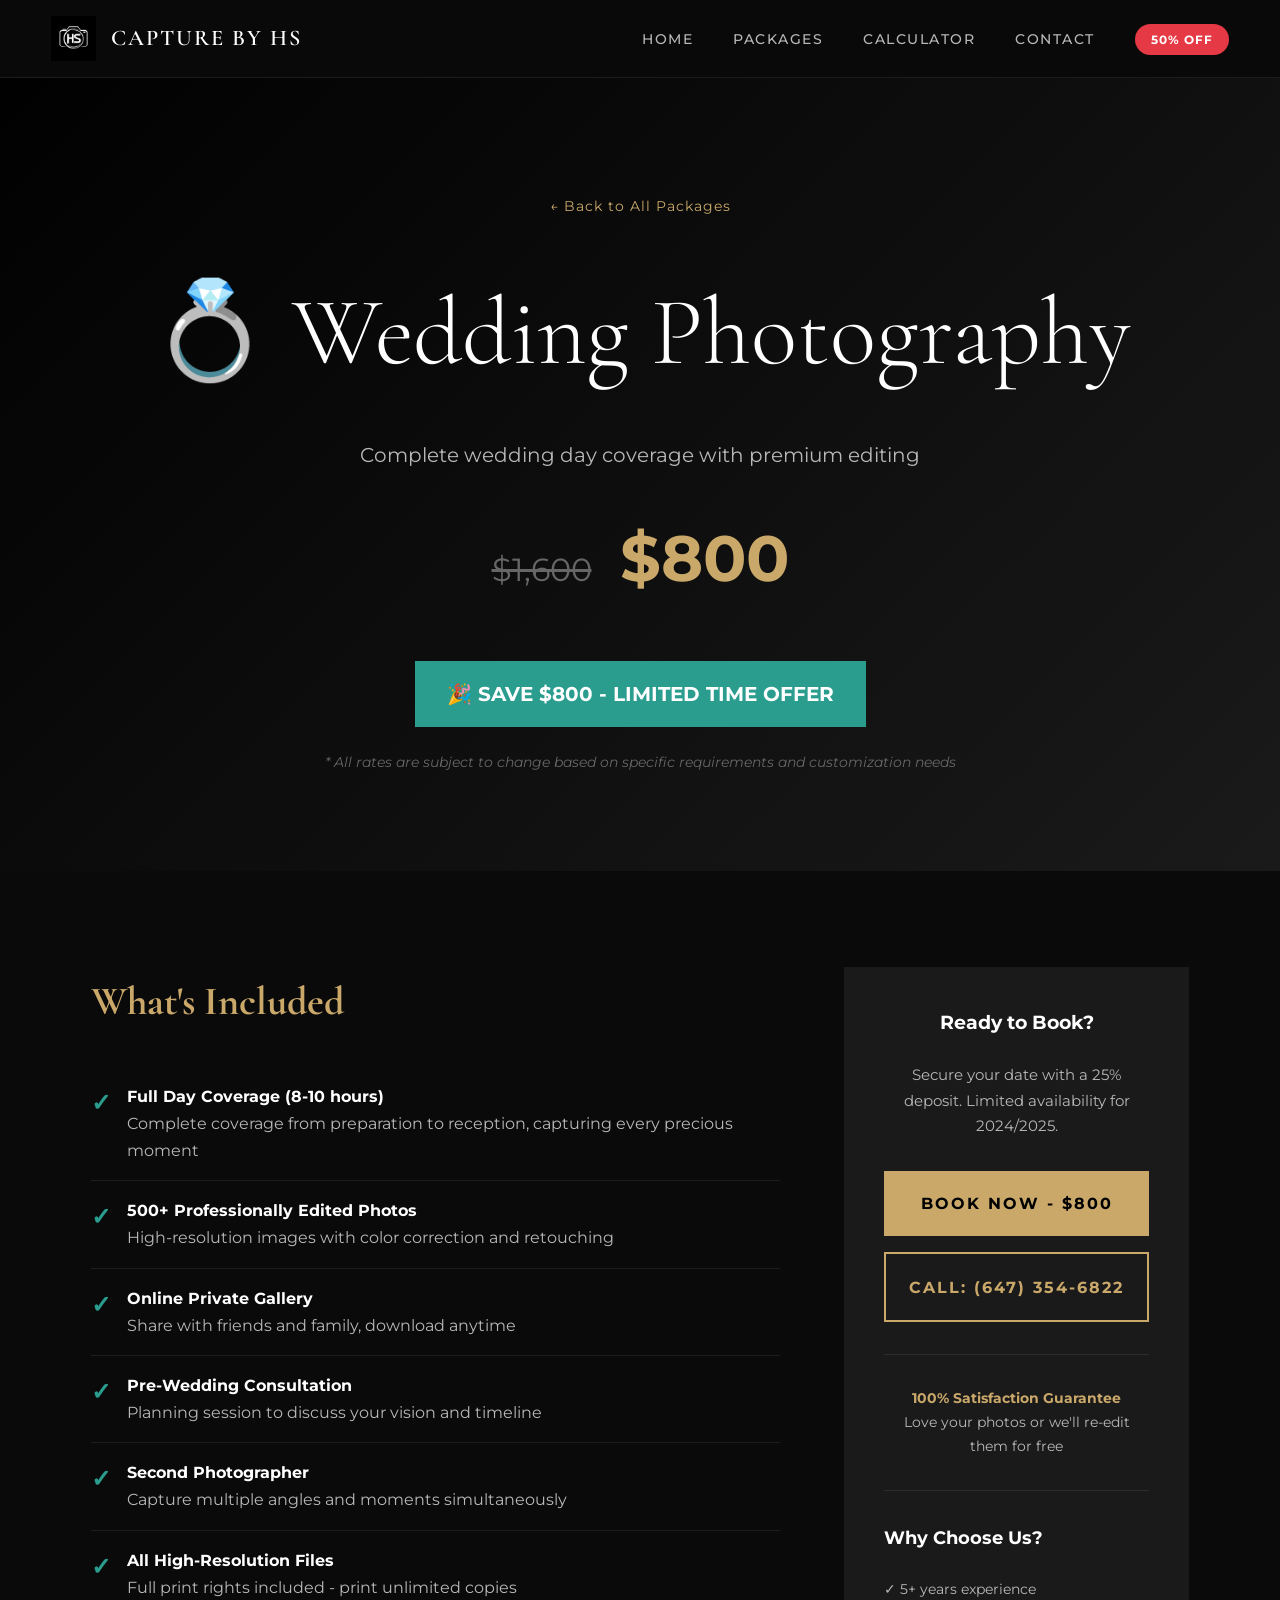
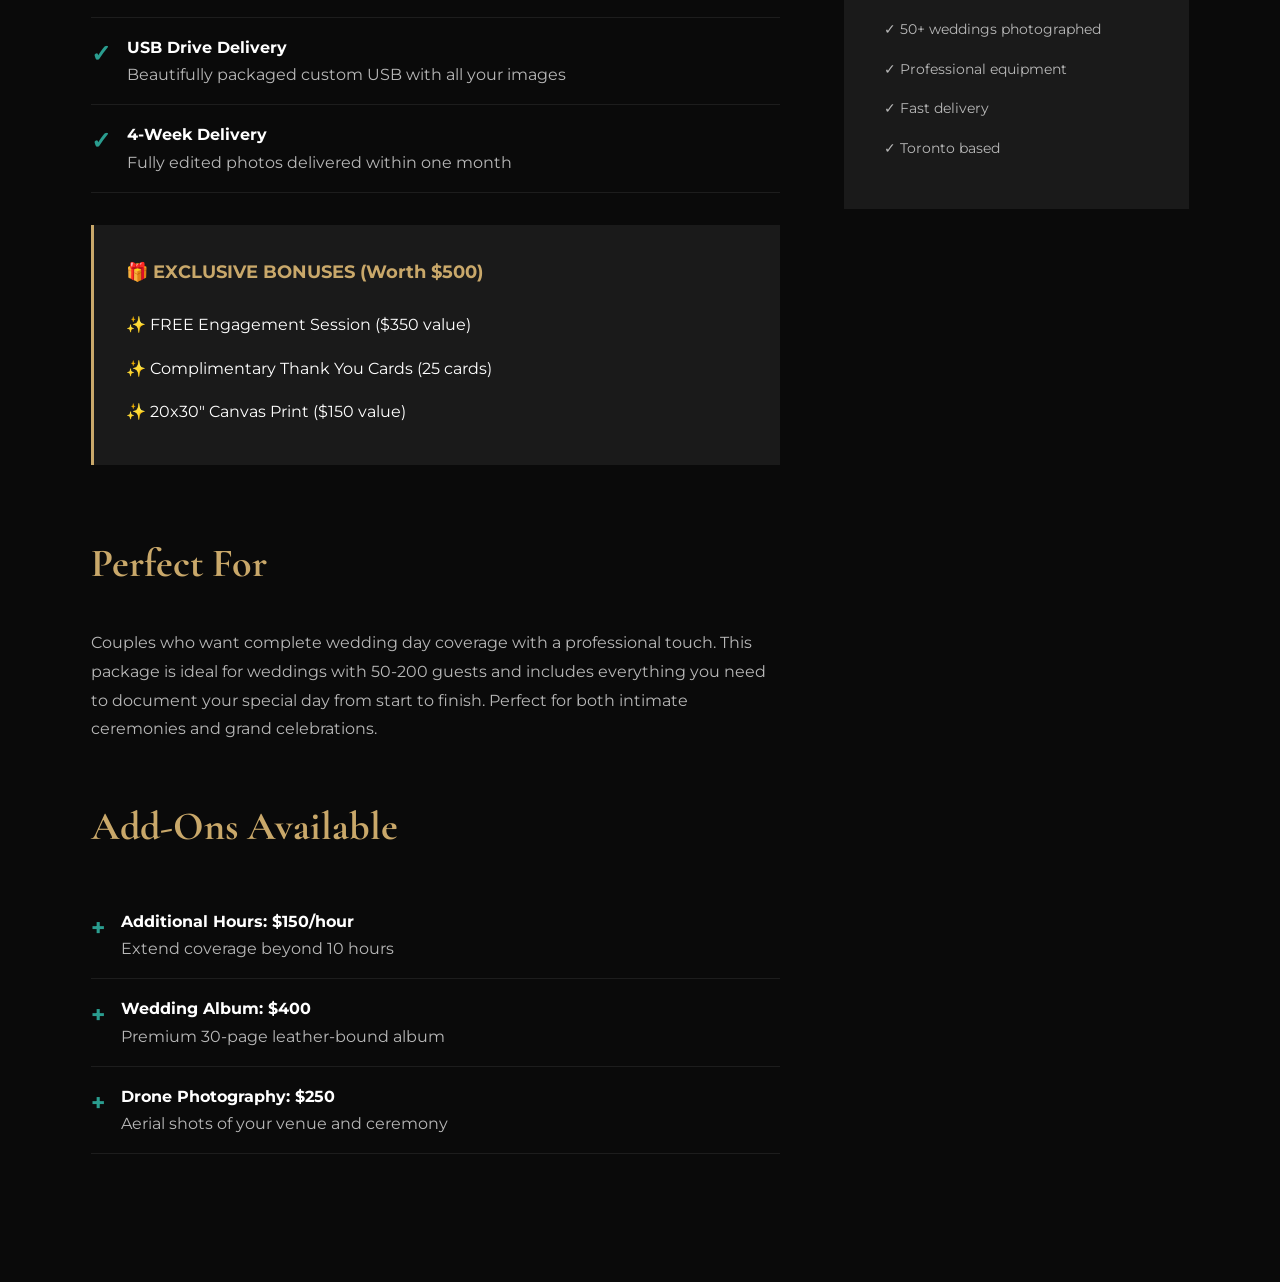
<file: wedding-package.html>
<!DOCTYPE html>
<html lang="en">
<head>
    <meta charset="UTF-8">
    <meta name="viewport" content="width=device-width, initial-scale=1.0">
    <title>Wedding Photography Package - 50% OFF | Capture by HS</title>
    <link rel="icon" href="Logo.jpg">
    <link href="https://fonts.googleapis.com/css2?family=Cormorant+Garamond:wght@300;400;500;600;700&family=Montserrat:wght@300;400;500;600;700&display=swap" rel="stylesheet">
    
    <style>
        * { margin: 0; padding: 0; box-sizing: border-box; }
        
        :root {
            --primary: #0a0a0a;
            --secondary: #1a1a1a;
            --accent: #C9A86A;
            --red: #E63946;
            --green: #2A9D8F;
        }

        body {
            font-family: 'Montserrat', sans-serif;
            background: var(--primary);
            color: #fff;
            line-height: 1.7;
        }

        /* Same navigation styles as index.html */
        nav {
            position: fixed;
            top: 0;
            width: 100%;
            background: rgba(10,10,10,0.98);
            backdrop-filter: blur(20px);
            z-index: 1000;
            border-bottom: 1px solid rgba(255,255,255,0.08);
            padding: 1rem 0;
        }

        .nav-container {
            max-width: 1400px;
            margin: 0 auto;
            padding: 0 4%;
            display: flex;
            justify-content: space-between;
            align-items: center;
        }

        .brand {
            display: flex;
            align-items: center;
            gap: 15px;
            text-decoration: none;
            color: #fff;
        }

        .brand img { width: 45px; height: 45px; }

        .brand-name {
            font-family: 'Cormorant Garamond', serif;
            font-size: 1.4rem;
            font-weight: 600;
            letter-spacing: 2px;
        }

        .nav-menu {
            display: flex;
            list-style: none;
            gap: 2.5rem;
            align-items: center;
        }

        .nav-link {
            color: #b8b8b8;
            text-decoration: none;
            font-size: 0.875rem;
            font-weight: 500;
            letter-spacing: 1.5px;
            text-transform: uppercase;
            transition: 0.3s;
        }

        .nav-link:hover { color: var(--accent); }

        .discount-badge {
            background: var(--red);
            color: #fff;
            padding: 0.5rem 1rem;
            font-size: 0.75rem;
            font-weight: 700;
            letter-spacing: 1px;
            border-radius: 20px;
        }

        /* Package Hero */
        .package-hero {
            padding: 12rem 4% 6rem;
            background: linear-gradient(135deg, #000, #1a1a1a);
            text-align: center;
        }

        .back-link {
            display: inline-block;
            color: var(--accent);
            text-decoration: none;
            margin-bottom: 2rem;
            font-size: 0.875rem;
            letter-spacing: 1px;
        }

        .package-hero h1 {
            font-family: 'Cormorant Garamond', serif;
            font-size: clamp(3rem, 8vw, 6rem);
            font-weight: 300;
            margin-bottom: 1.5rem;
        }

        .price-display {
            margin: 2rem 0;
        }

        .original { 
            text-decoration: line-through;
            color: #666;
            font-size: 2rem;
            margin-right: 1.5rem;
        }

        .discount {
            font-size: 4rem;
            color: var(--accent);
            font-weight: 700;
        }

        .save-badge {
            display: inline-block;
            background: var(--green);
            color: #fff;
            padding: 1rem 2rem;
            font-size: 1.25rem;
            font-weight: 700;
            margin-top: 1rem;
        }

        /* Package Details */
        .package-details {
            max-width: 1200px;
            margin: 0 auto;
            padding: 6rem 4%;
        }

        .details-grid {
            display: grid;
            grid-template-columns: 2fr 1fr;
            gap: 4rem;
        }

        .section-title {
            font-family: 'Cormorant Garamond', serif;
            font-size: 2.5rem;
            margin-bottom: 2rem;
            color: var(--accent);
        }

        .included-list {
            list-style: none;
            margin: 2rem 0;
        }

        .included-list li {
            padding: 1rem 0;
            border-bottom: 1px solid rgba(255,255,255,0.08);
            display: flex;
            align-items: flex-start;
            gap: 1rem;
        }

        .check {
            color: var(--green);
            font-size: 1.5rem;
            font-weight: 700;
        }

        .bonus {
            background: var(--secondary);
            padding: 2rem;
            border-left: 3px solid var(--accent);
            margin: 2rem 0;
        }

        .bonus-title {
            color: var(--accent);
            font-weight: 700;
            margin-bottom: 1rem;
            font-size: 1.125rem;
        }

        .sidebar {
            background: var(--secondary);
            padding: 2.5rem;
            height: fit-content;
            position: sticky;
            top: 100px;
        }

        .cta-box {
            text-align: center;
        }

        .btn {
            display: block;
            width: 100%;
            padding: 1.2rem;
            background: var(--accent);
            color: #000;
            text-decoration: none;
            font-weight: 700;
            letter-spacing: 2px;
            text-transform: uppercase;
            margin: 1rem 0;
            transition: 0.3s;
        }

        .btn:hover {
            background: var(--red);
            color: #fff;
        }

        .guarantee {
            text-align: center;
            margin-top: 2rem;
            padding-top: 2rem;
            border-top: 1px solid rgba(255,255,255,0.08);
            color: #b8b8b8;
            font-size: 0.875rem;
        }

        @media (max-width: 1024px) {
            .details-grid {
                grid-template-columns: 1fr;
            }
            
            .sidebar {
                position: relative;
                top: 0;
            }
        }
    </style>
</head>
<body>
    <!-- Navigation -->
    <nav>
        <div class="nav-container">
            <a href="index.html" class="brand">
                <img src="Logo.jpg" alt="Logo" onerror="this.style.display='none'">
                <span class="brand-name">CAPTURE BY HS</span>
            </a>

            <ul class="nav-menu">
                <li><a href="index.html" class="nav-link">Home</a></li>
                <li><a href="index.html#packages" class="nav-link">Packages</a></li>
                <li><a href="pricing-calculator.html" class="nav-link">Calculator</a></li>
                <li><a href="contact.html" class="nav-link">Contact</a></li>
                <li><span class="discount-badge">50% OFF</span></li>
            </ul>
        </div>
    </nav>

    <!-- Package Hero -->
    <section class="package-hero">
        <a href="index.html#packages" class="back-link">← Back to All Packages</a>
        <h1>💍 Wedding Photography</h1>
        <p style="font-size: 1.25rem; color: #b8b8b8; margin-bottom: 2rem;">
            Complete wedding day coverage with premium editing
        </p>
        
        <div class="price-display">
            <span class="original">$1,600</span>
            <span class="discount">$800</span>
        </div>
        <div class="save-badge">🎉 SAVE $800 - LIMITED TIME OFFER</div>
        <p style="color: #666; font-size: 0.875rem; margin-top: 1.5rem; font-style: italic;">
            * All rates are subject to change based on specific requirements and customization needs
        </p>
    </section>

    <!-- Package Details -->
    <section class="package-details">
        <div class="details-grid">
            <div>
                <h2 class="section-title">What's Included</h2>
                
                <ul class="included-list">
                    <li>
                        <span class="check">✓</span>
                        <div>
                            <strong>Full Day Coverage (8-10 hours)</strong><br>
                            <span style="color: #b8b8b8;">Complete coverage from preparation to reception, capturing every precious moment</span>
                        </div>
                    </li>
                    <li>
                        <span class="check">✓</span>
                        <div>
                            <strong>500+ Professionally Edited Photos</strong><br>
                            <span style="color: #b8b8b8;">High-resolution images with color correction and retouching</span>
                        </div>
                    </li>
                    <li>
                        <span class="check">✓</span>
                        <div>
                            <strong>Online Private Gallery</strong><br>
                            <span style="color: #b8b8b8;">Share with friends and family, download anytime</span>
                        </div>
                    </li>
                    <li>
                        <span class="check">✓</span>
                        <div>
                            <strong>Pre-Wedding Consultation</strong><br>
                            <span style="color: #b8b8b8;">Planning session to discuss your vision and timeline</span>
                        </div>
                    </li>
                    <li>
                        <span class="check">✓</span>
                        <div>
                            <strong>Second Photographer</strong><br>
                            <span style="color: #b8b8b8;">Capture multiple angles and moments simultaneously</span>
                        </div>
                    </li>
                    <li>
                        <span class="check">✓</span>
                        <div>
                            <strong>All High-Resolution Files</strong><br>
                            <span style="color: #b8b8b8;">Full print rights included - print unlimited copies</span>
                        </div>
                    </li>
                    <li>
                        <span class="check">✓</span>
                        <div>
                            <strong>USB Drive Delivery</strong><br>
                            <span style="color: #b8b8b8;">Beautifully packaged custom USB with all your images</span>
                        </div>
                    </li>
                    <li>
                        <span class="check">✓</span>
                        <div>
                            <strong>4-Week Delivery</strong><br>
                            <span style="color: #b8b8b8;">Fully edited photos delivered within one month</span>
                        </div>
                    </li>
                </ul>

                <div class="bonus">
                    <div class="bonus-title">🎁 EXCLUSIVE BONUSES (Worth $500)</div>
                    <ul style="list-style: none; margin-top: 1rem;">
                        <li style="padding: 0.5rem 0;">✨ FREE Engagement Session ($350 value)</li>
                        <li style="padding: 0.5rem 0;">✨ Complimentary Thank You Cards (25 cards)</li>
                        <li style="padding: 0.5rem 0;">✨ 20x30" Canvas Print ($150 value)</li>
                    </ul>
                </div>

                <h2 class="section-title" style="margin-top: 4rem;">Perfect For</h2>
                <p style="color: #b8b8b8; line-height: 1.8;">
                    Couples who want complete wedding day coverage with a professional touch. 
                    This package is ideal for weddings with 50-200 guests and includes everything 
                    you need to document your special day from start to finish. Perfect for both 
                    intimate ceremonies and grand celebrations.
                </p>

                <h2 class="section-title" style="margin-top: 3rem;">Add-Ons Available</h2>
                <ul class="included-list">
                    <li>
                        <span class="check">+</span>
                        <div>
                            <strong>Additional Hours: $150/hour</strong><br>
                            <span style="color: #b8b8b8;">Extend coverage beyond 10 hours</span>
                        </div>
                    </li>
                    <li>
                        <span class="check">+</span>
                        <div>
                            <strong>Wedding Album: $400</strong><br>
                            <span style="color: #b8b8b8;">Premium 30-page leather-bound album</span>
                        </div>
                    </li>
                    <li>
                        <span class="check">+</span>
                        <div>
                            <strong>Drone Photography: $250</strong><br>
                            <span style="color: #b8b8b8;">Aerial shots of your venue and ceremony</span>
                        </div>
                    </li>
                </ul>
            </div>

            <div class="sidebar">
                <div class="cta-box">
                    <h3 style="margin-bottom: 1.5rem;">Ready to Book?</h3>
                    <p style="color: #b8b8b8; margin-bottom: 2rem; font-size: 0.9375rem;">
                        Secure your date with a 25% deposit. Limited availability for 2024/2025.
                    </p>
                    
                    <a href="mailto:info@capturebyhs.ca?subject=Wedding Photography Booking" class="btn">Book Now - $800</a>
                    <a href="tel:+16473546822" class="btn" style="background: transparent; border: 2px solid var(--accent); color: var(--accent);">Call: (647) 354-6822</a>
                    
                    <div class="guarantee">
                        <strong style="color: var(--accent);">100% Satisfaction Guarantee</strong><br>
                        Love your photos or we'll re-edit them for free
                    </div>
                </div>

                <div style="margin-top: 2rem; padding-top: 2rem; border-top: 1px solid rgba(255,255,255,0.08);">
                    <h4 style="margin-bottom: 1rem; font-size: 1.125rem;">Why Choose Us?</h4>
                    <ul style="list-style: none; color: #b8b8b8; font-size: 0.875rem;">
                        <li style="padding: 0.5rem 0;">✓ 5+ years experience</li>
                        <li style="padding: 0.5rem 0;">✓ 50+ weddings photographed</li>
                        <li style="padding: 0.5rem 0;">✓ Professional equipment</li>
                        <li style="padding: 0.5rem 0;">✓ Fast delivery</li>
                        <li style="padding: 0.5rem 0;">✓ Toronto based</li>
                    </ul>
                </div>
            </div>
        </div>
    </section>

    <script>
        console.log('%c💍 Wedding Package - 50% OFF', 'font-size: 16px; color: #C9A86A; font-weight: bold;');
    </script>
</body>
</html>
</file>
